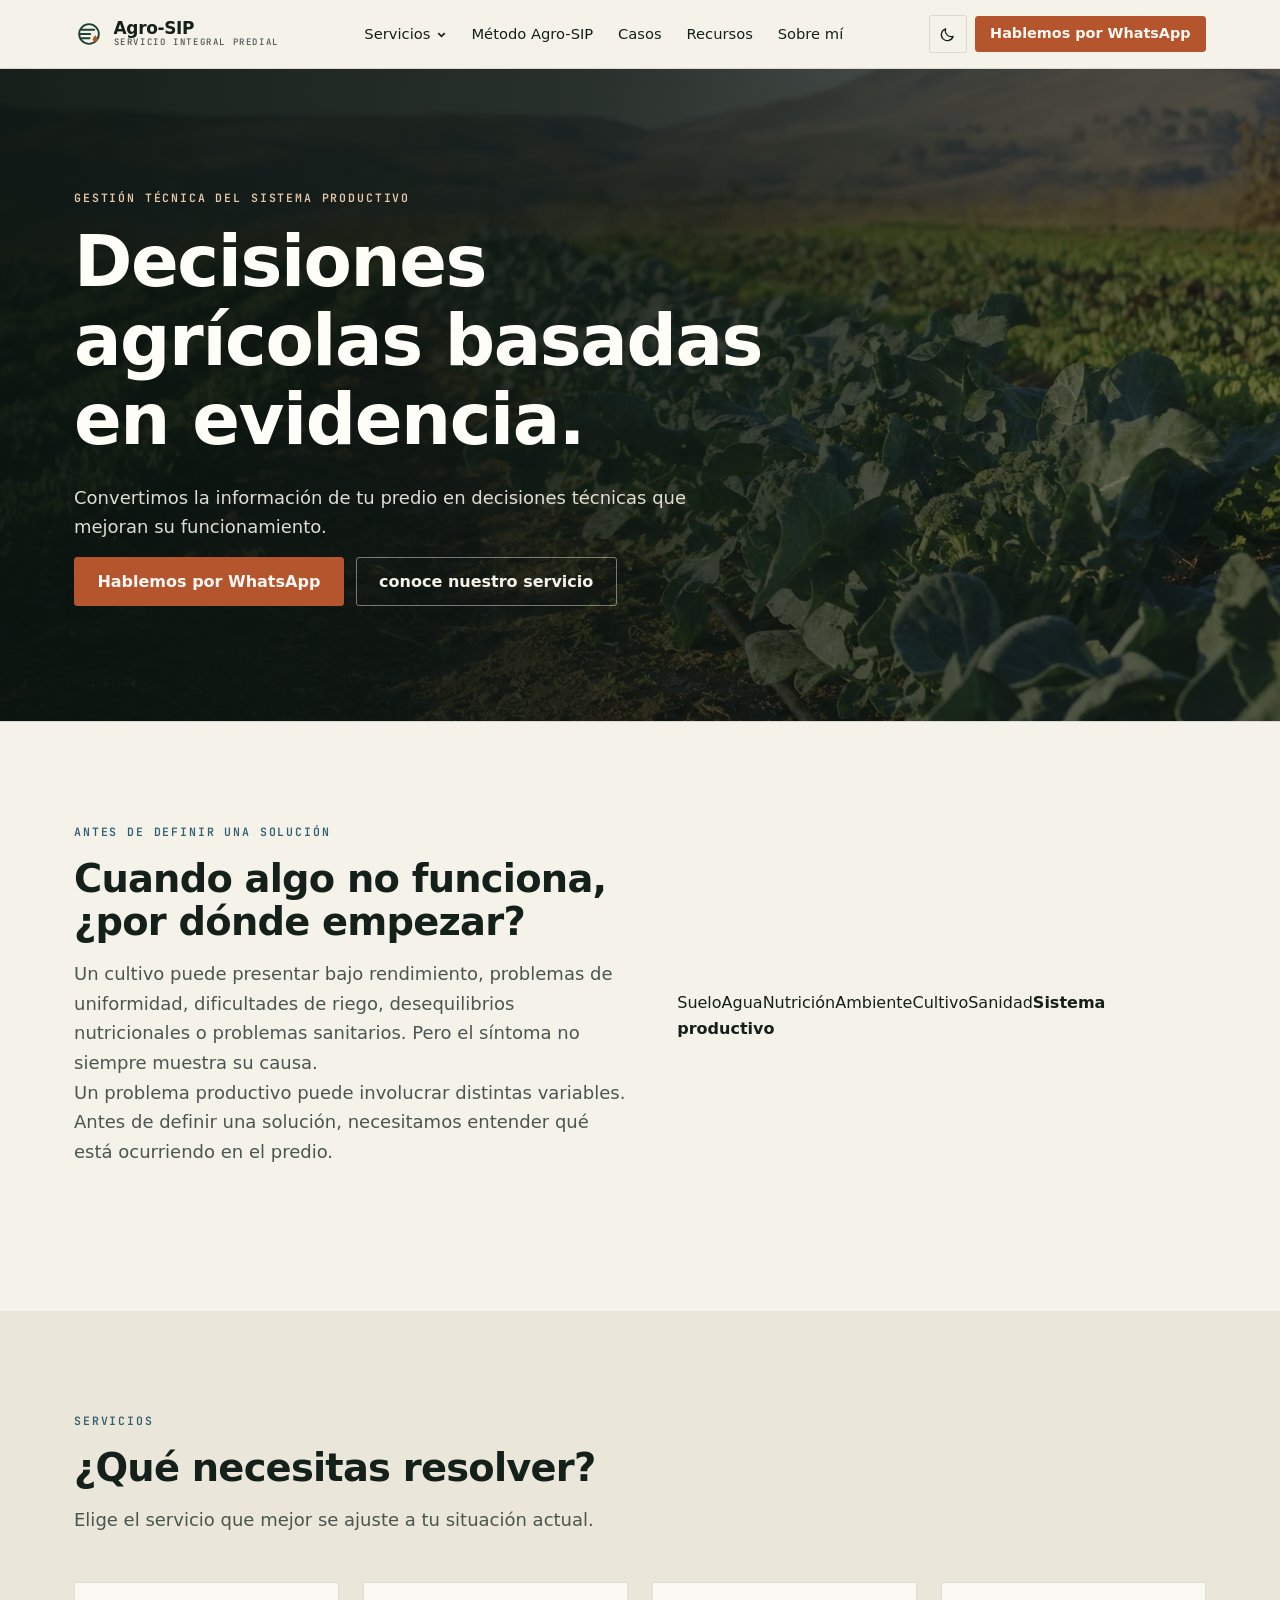
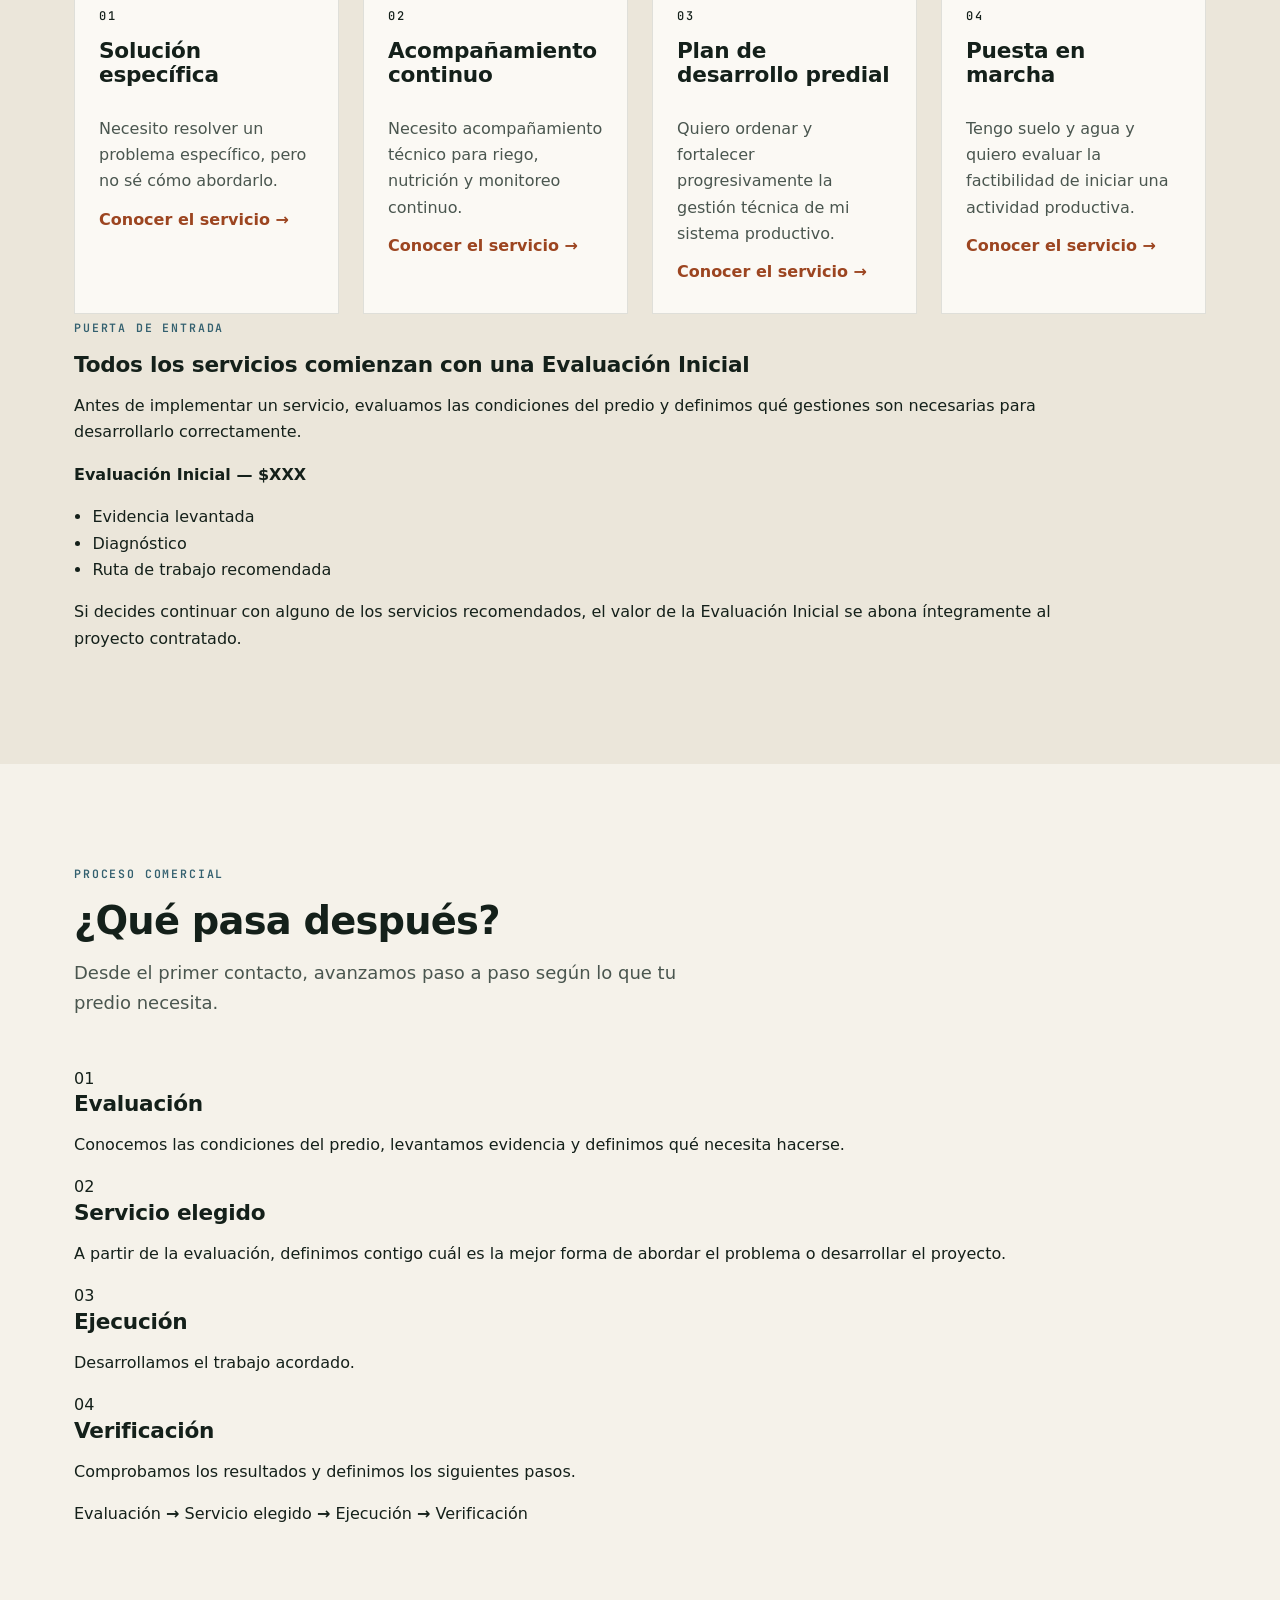
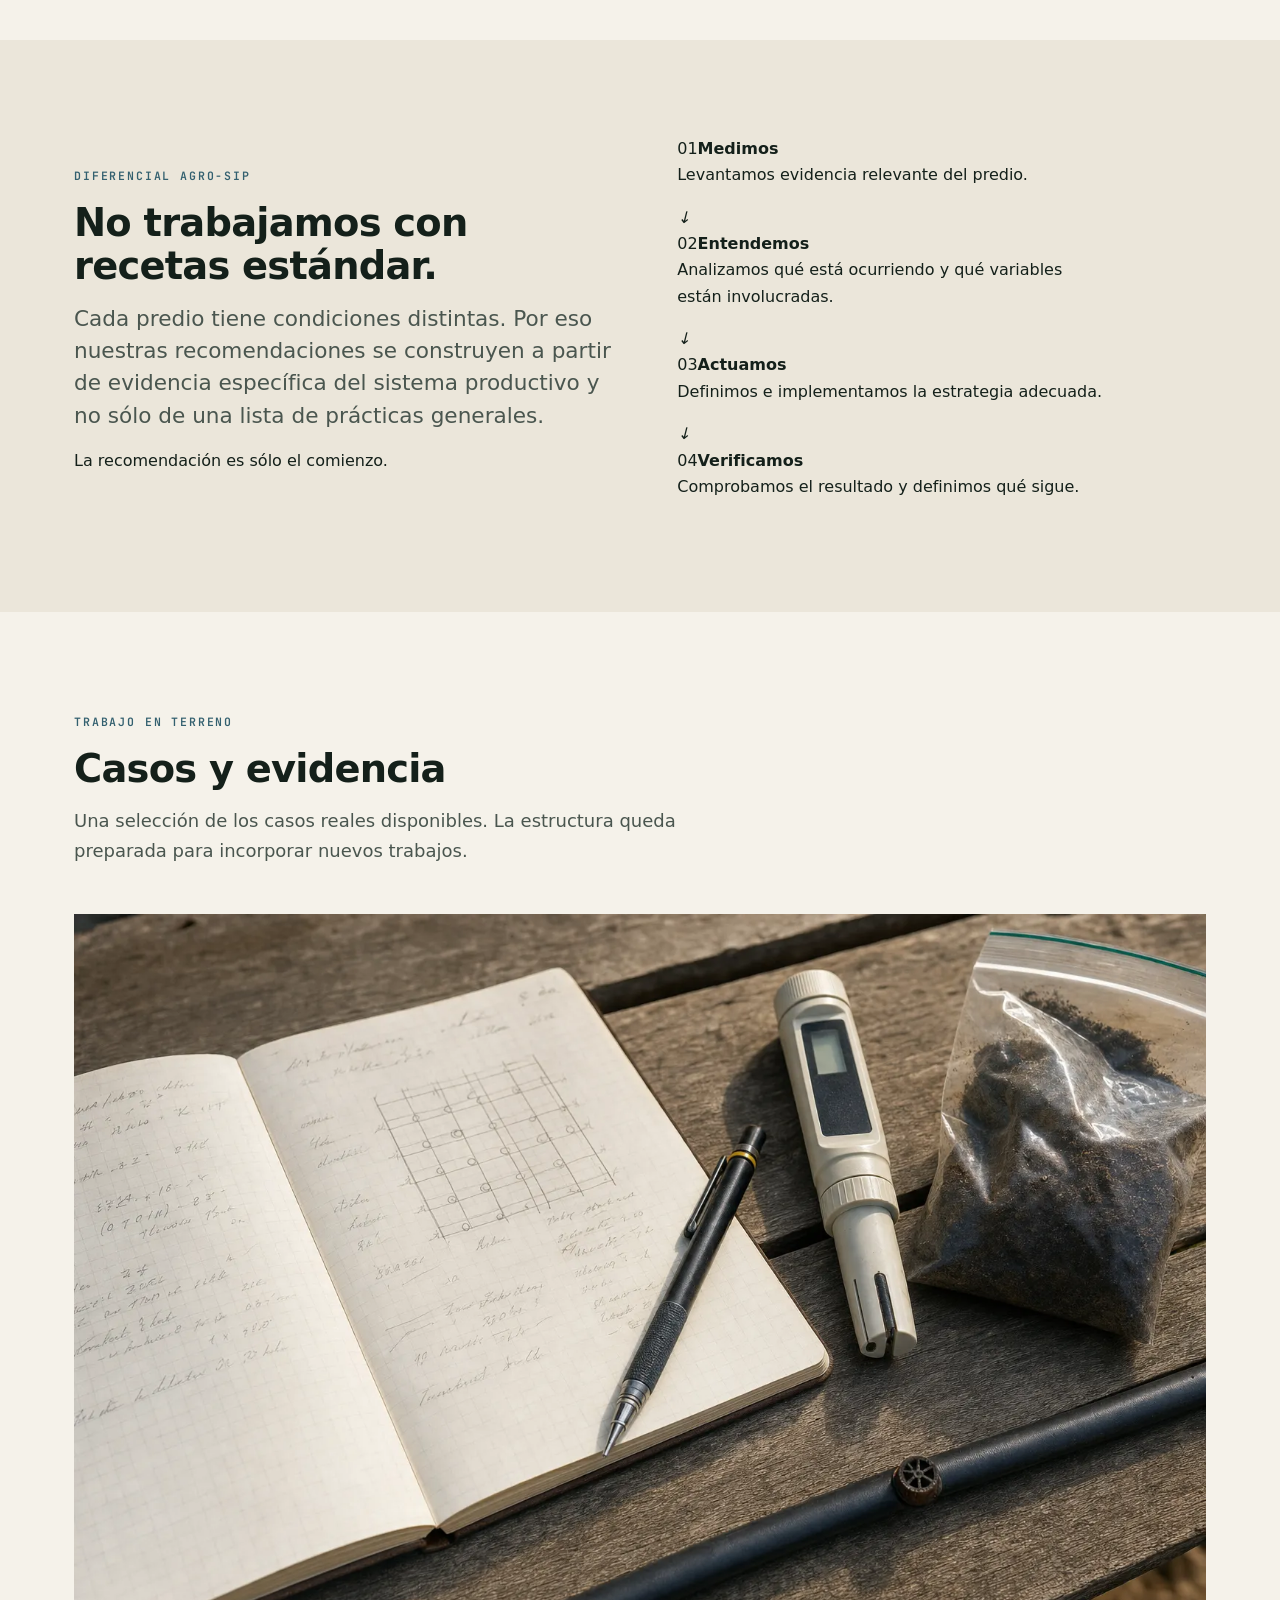
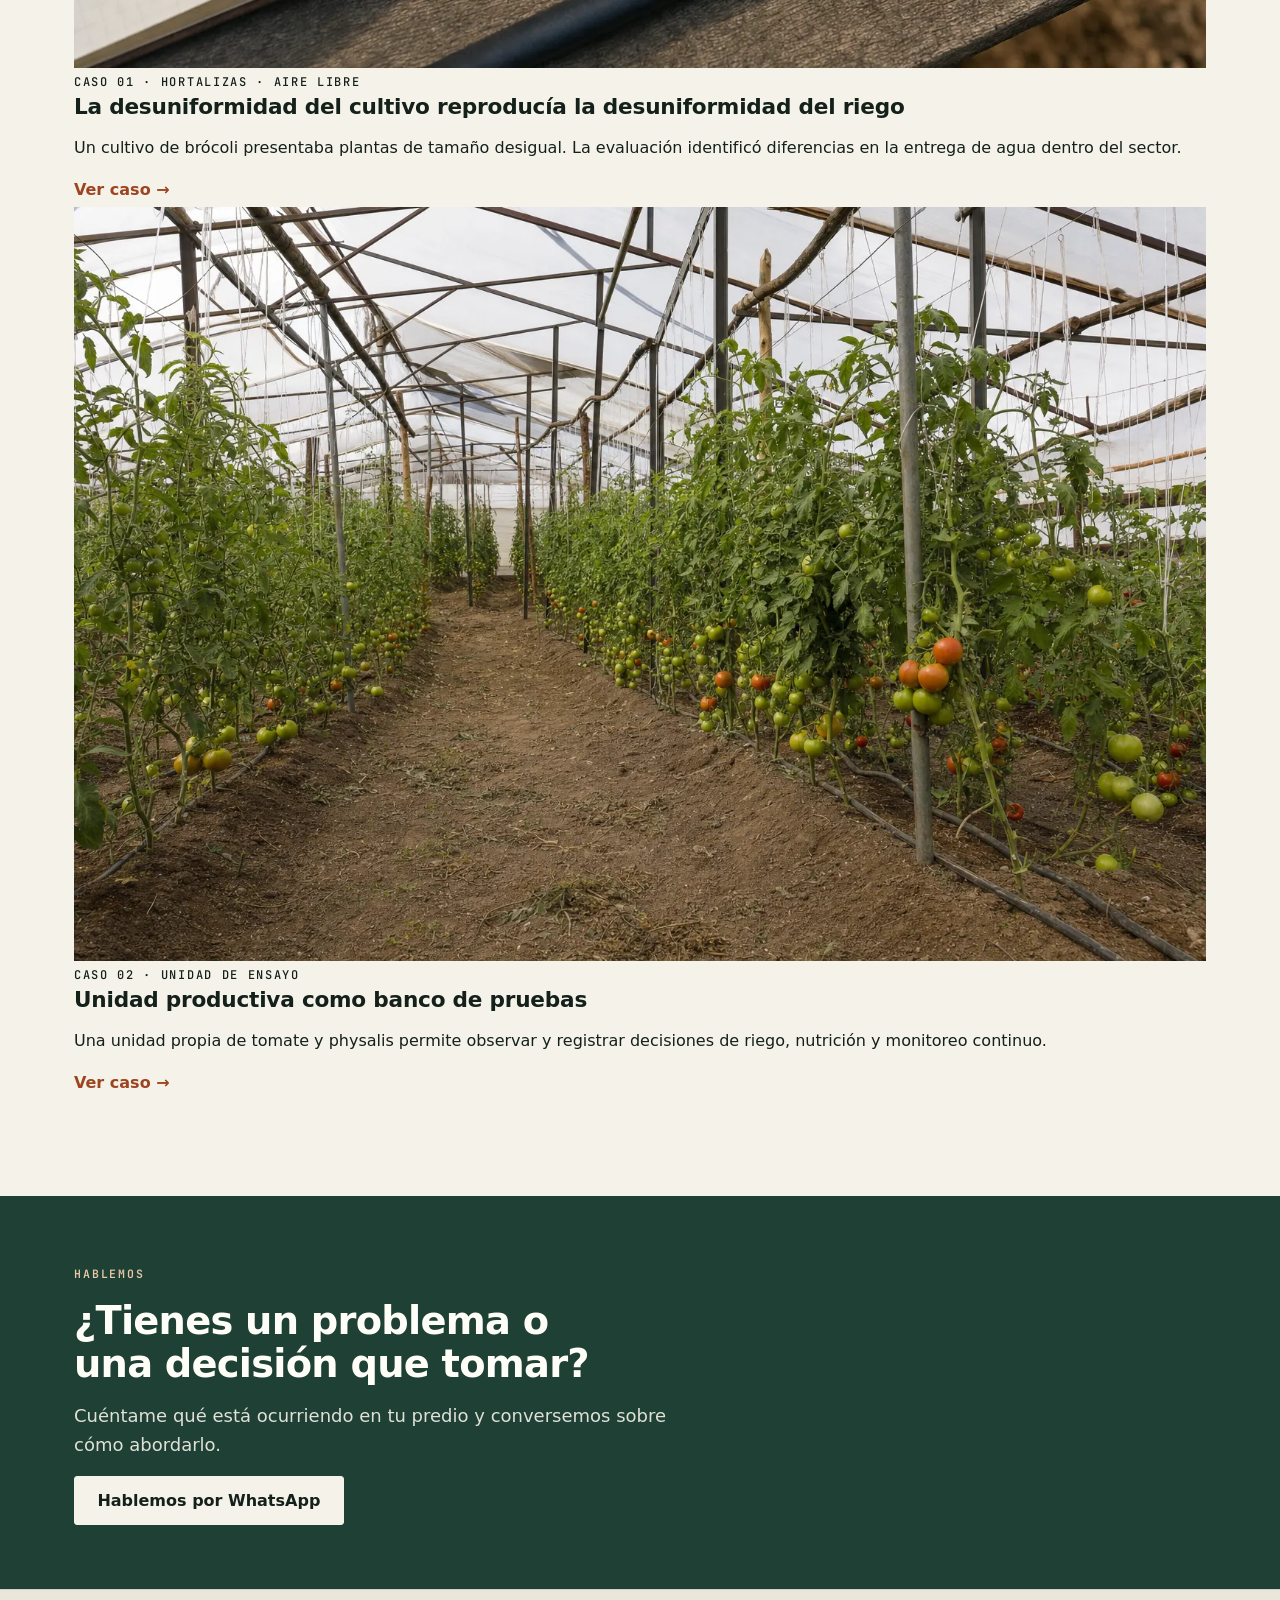
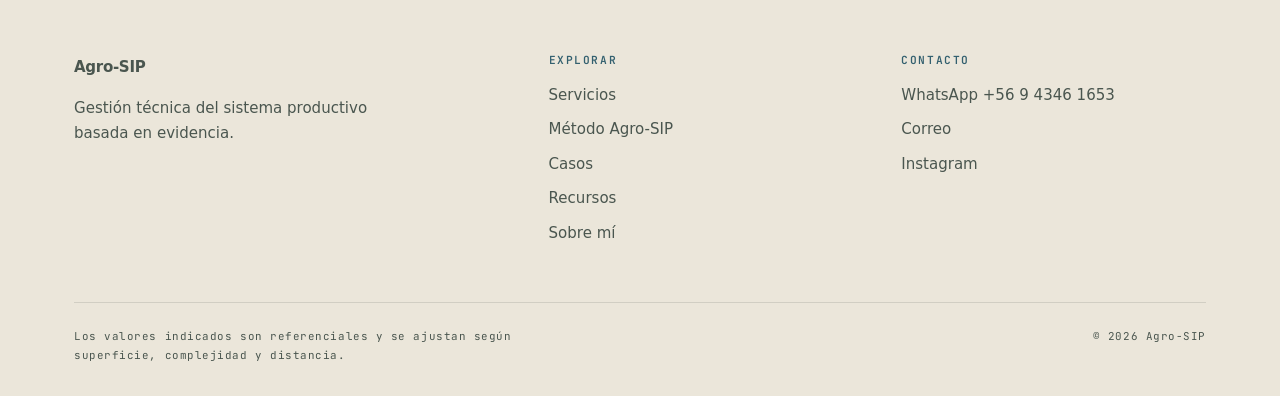
<file: index.html>
﻿<!doctype html>
<html lang="es-CL">
<head>
  <meta charset="utf-8">
  <meta name="viewport" content="width=device-width, initial-scale=1">
  <title>Agro-SIP — Decisiones agrícolas basadas en evidencia</title>
  <meta name="description" content="Convertimos la información de tu predio en decisiones técnicas que mejoran su funcionamiento.">
  <link rel="icon" href="favicon.svg" type="image/svg+xml">
  <link rel="preconnect" href="https://api.fontshare.com"><link rel="preconnect" href="https://fonts.googleapis.com"><link rel="preconnect" href="https://fonts.gstatic.com" crossorigin>
  <link rel="stylesheet" href="https://api.fontshare.com/v2/css?f[]=satoshi@400,500,700&display=swap"><link rel="stylesheet" href="https://fonts.googleapis.com/css2?family=JetBrains+Mono:wght@400;500;700&display=swap"><link rel="stylesheet" href="assets/css/estilos.css">
  <script>(function(){var m=document.cookie.match(/(?:^|; )agrosip_tema=(claro|oscuro)/);if(m)document.documentElement.setAttribute('data-tema',m[1]);})();</script>
</head>
<body>
<a class="saltar" href="#contenido">Saltar al contenido</a>
<header class="cabecera cabecera--fija" data-menu="cerrado"><div class="contenedor cabecera__inner"><a class="marca-logo" href="index.html" aria-label="Agro-SIP — inicio"><svg width="30" height="30" viewBox="0 0 32 32" fill="none" aria-hidden="true"><g stroke="currentColor" stroke-width="2" stroke-linecap="round"><circle cx="16" cy="16" r="10.5"/><path d="M8.2 11.5h13.4M6.2 16h11.2M8.2 20.5h8.4"/></g><path d="M22.6 17.2c1.7 2.1 2.6 3.4 2.6 4.5a2.6 2.6 0 0 1-5.2 0c0-1.1.9-2.4 2.6-4.5z" fill="#B4552D"/></svg><span class="marca-logo__txt">Agro-SIP<span class="marca-logo__bajada">Servicio Integral Predial</span></span></a><nav class="nav" aria-label="Navegación principal"><div class="desplegable" data-abierto="false"><button class="desplegable__btn" type="button" aria-expanded="false" aria-controls="menu-servicios">Servicios <svg width="11" height="11" viewBox="0 0 12 12" fill="none" stroke="currentColor" stroke-width="1.8" aria-hidden="true"><path d="M2.5 4.5 6 8l3.5-3.5"/></svg></button><div class="desplegable__menu" id="menu-servicios"><a href="diagnostico.html">Solución Específica</a><a href="acompanamiento.html">Acompañamiento Continuo</a><a href="#evaluacion-inicial">Plan de Desarrollo Predial</a><a href="puesta-en-marcha.html">Puesta en Marcha</a></div></div><a href="metodo.html">Método Agro-SIP</a><a href="casos.html">Casos</a><a href="recursos.html">Recursos</a><a href="sobre-mi.html">Sobre mí</a><a class="boton boton--wa" href="https://wa.me/56943461653?text=Hola%20Camilo%2C%20quiero%20hablar%20sobre%20mi%20predio" target="_blank" rel="noopener">Hablemos por WhatsApp</a></nav><div class="acciones-cabecera"><button class="boton-tema" type="button" aria-label="Cambiar tema"></button><a class="boton boton--wa" href="https://wa.me/56943461653?text=Hola%20Camilo%2C%20quiero%20hablar%20sobre%20mi%20predio" target="_blank" rel="noopener">Hablemos por WhatsApp</a><button class="hamburguesa" type="button" aria-label="Abrir menú" aria-expanded="false"><svg width="20" height="20" viewBox="0 0 24 24" fill="none" stroke="currentColor" stroke-width="1.9" stroke-linecap="round" aria-hidden="true"><path d="M3 6h18M3 12h18M3 18h18"/></svg></button></div></div></header>
<main id="contenido">
<section class="hero"><div class="hero__media"><img src="assets/img/hero-campo.webp" width="1539" height="1022" alt="Cultivo en campo abierto con riego por goteo en la Región de Valparaíso" fetchpriority="high"><div class="hero__velo"></div></div><div class="contenedor hero__inner"><div class="hero__contenido"><span class="etiqueta">Gestión técnica del sistema productivo</span><h1>Decisiones agrícolas basadas en evidencia.</h1><p class="hero__sub">Convertimos la información de tu predio en decisiones técnicas que mejoran su funcionamiento.</p><div class="grupo-botones hero__acciones"><a class="boton boton--wa" href="https://wa.me/56943461653?text=Hola%20Camilo%2C%20quiero%20hablar%20sobre%20mi%20predio" target="_blank" rel="noopener">Hablemos por WhatsApp</a><a class="boton boton--fantasma" href="#servicios">conoce nuestro servicio</a></div></div></div></section>
<section class="seccion"><div class="contenedor"><div class="duo problema"><div class="encabezado-seccion aparece"><span class="etiqueta">Antes de definir una solución</span><h2>Cuando algo no funciona, ¿por dónde empezar?</h2><p>Un cultivo puede presentar bajo rendimiento, problemas de uniformidad, dificultades de riego, desequilibrios nutricionales o problemas sanitarios. Pero el síntoma no siempre muestra su causa.</p><p>Un problema productivo puede involucrar distintas variables. Antes de definir una solución, necesitamos entender qué está ocurriendo en el predio.</p></div><div class="mapa-sistema aparece" aria-label="Variables que pueden intervenir en un sistema productivo"><span>Suelo</span><span>Agua</span><span>Nutrición</span><span>Ambiente</span><span>Cultivo</span><span>Sanidad</span><strong>Sistema<br>productivo</strong></div></div></div></section>
<section class="seccion seccion--alt" id="servicios"><div class="contenedor"><div class="encabezado-seccion aparece"><span class="etiqueta">Servicios</span><h2>¿Qué necesitas resolver?</h2><p>Elige el servicio que mejor se ajuste a tu situación actual.</p></div><div class="rejilla rejilla--4 servicios-home"><a class="tarjeta-servicio aparece" href="diagnostico.html"><span class="mono">01</span><h3>Solución específica</h3><p>Necesito resolver un problema específico, pero no sé cómo abordarlo.</p><span class="enlace-flecha">Conocer el servicio →</span></a><a class="tarjeta-servicio aparece" data-retraso=".06" href="acompanamiento.html"><span class="mono">02</span><h3>Acompañamiento continuo</h3><p>Necesito acompañamiento técnico para riego, nutrición y monitoreo continuo.</p><span class="enlace-flecha">Conocer el servicio →</span></a><a class="tarjeta-servicio aparece" data-retraso=".12" href="#evaluacion-inicial"><span class="mono">03</span><h3>Plan de desarrollo predial</h3><p>Quiero ordenar y fortalecer progresivamente la gestión técnica de mi sistema productivo.</p><span class="enlace-flecha">Conocer el servicio →</span></a><a class="tarjeta-servicio aparece" data-retraso=".18" href="puesta-en-marcha.html"><span class="mono">04</span><h3>Puesta en marcha</h3><p>Tengo suelo y agua y quiero evaluar la factibilidad de iniciar una actividad productiva.</p><span class="enlace-flecha">Conocer el servicio →</span></a></div><aside class="evaluacion-inicial aparece" id="evaluacion-inicial"><div><span class="etiqueta">Puerta de entrada</span><h3>Todos los servicios comienzan con una Evaluación Inicial</h3><p>Antes de implementar un servicio, evaluamos las condiciones del predio y definimos qué gestiones son necesarias para desarrollarlo correctamente.</p></div><div class="evaluacion-inicial__detalle"><strong>Evaluación Inicial — $XXX</strong><ul><li>Evidencia levantada</li><li>Diagnóstico</li><li>Ruta de trabajo recomendada</li></ul><p>Si decides continuar con alguno de los servicios recomendados, el valor de la Evaluación Inicial se abona íntegramente al proyecto contratado.</p></div></aside></div></section>
<section class="seccion"><div class="contenedor"><div class="encabezado-seccion aparece"><span class="etiqueta">Proceso comercial</span><h2>¿Qué pasa después?</h2><p>Desde el primer contacto, avanzamos paso a paso según lo que tu predio necesita.</p></div><div class="proceso-comercial aparece"><div><span>01</span><h3>Evaluación</h3><p>Conocemos las condiciones del predio, levantamos evidencia y definimos qué necesita hacerse.</p></div><div><span>02</span><h3>Servicio elegido</h3><p>A partir de la evaluación, definimos contigo cuál es la mejor forma de abordar el problema o desarrollar el proyecto.</p></div><div><span>03</span><h3>Ejecución</h3><p>Desarrollamos el trabajo acordado.</p></div><div><span>04</span><h3>Verificación</h3><p>Comprobamos los resultados y definimos los siguientes pasos.</p></div></div><p class="flujo flujo--comercial aparece">Evaluación <b>→</b> Servicio elegido <b>→</b> Ejecución <b>→</b> Verificación</p></div></section>
<section class="seccion seccion--alt"><div class="contenedor"><div class="duo diferencial-home"><div><span class="etiqueta">Diferencial Agro-SIP</span><h2>No trabajamos con recetas estándar.</h2><p class="bajada">Cada predio tiene condiciones distintas. Por eso nuestras recomendaciones se construyen a partir de evidencia específica del sistema productivo y no sólo de una lista de prácticas generales.</p><p class="frase-cierre aparece">La recomendación es sólo el comienzo.</p></div><div class="flujo-tecnico aparece" aria-label="Proceso técnico Agro-SIP"><div><span>01</span><strong>Medimos</strong><p>Levantamos evidencia relevante del predio.</p></div><i>↓</i><div><span>02</span><strong>Entendemos</strong><p>Analizamos qué está ocurriendo y qué variables están involucradas.</p></div><i>↓</i><div><span>03</span><strong>Actuamos</strong><p>Definimos e implementamos la estrategia adecuada.</p></div><i>↓</i><div><span>04</span><strong>Verificamos</strong><p>Comprobamos el resultado y definimos qué sigue.</p></div></div></div></div></section>
<section class="seccion" id="casos"><div class="contenedor"><div class="encabezado-seccion aparece"><span class="etiqueta">Trabajo en terreno</span><h2>Casos y evidencia</h2><p>Una selección de los casos reales disponibles. La estructura queda preparada para incorporar nuevos trabajos.</p></div><div class="carrusel-casos aparece" aria-label="Casos de Agro-SIP"><article class="caso-carrusel"><img src="assets/img/cuaderno-instrumentos.webp" width="1536" height="1024" loading="lazy" alt="Instrumentos y registro de evaluación de riego"><div><span class="mono">Caso 01 · Hortalizas · Aire libre</span><h3>La desuniformidad del cultivo reproducía la desuniformidad del riego</h3><p>Un cultivo de brócoli presentaba plantas de tamaño desigual. La evaluación identificó diferencias en la entrega de agua dentro del sector.</p><a class="enlace-flecha" href="casos.html">Ver caso →</a></div></article><article class="caso-carrusel"><img src="assets/img/invernadero-tomate.webp" width="1536" height="1024" loading="lazy" alt="Cultivo de tomate bajo cubierta"><div><span class="mono">Caso 02 · Unidad de ensayo</span><h3>Unidad productiva como banco de pruebas</h3><p>Una unidad propia de tomate y physalis permite observar y registrar decisiones de riego, nutrición y monitoreo continuo.</p><a class="enlace-flecha" href="casos.html">Ver caso →</a></div></article></div></div></section>
<section class="banda-cta"><div class="contenedor"><span class="etiqueta">Hablemos</span><h2>¿Tienes un problema o una decisión que tomar?</h2><p>Cuéntame qué está ocurriendo en tu predio y conversemos sobre cómo abordarlo.</p><a class="boton boton--claro" href="https://wa.me/56943461653?text=Hola%20Camilo%2C%20quiero%20hablar%20sobre%20mi%20predio" target="_blank" rel="noopener">Hablemos por WhatsApp</a></div></section>
</main>
<footer class="pie"><div class="contenedor"><div class="pie__inner"><div><a class="marca-logo" href="index.html">Agro-SIP</a><p class="pie__resumen">Gestión técnica del sistema productivo basada en evidencia.</p></div><div><h4>Explorar</h4><ul><li><a href="#servicios">Servicios</a></li><li><a href="metodo.html">Método Agro-SIP</a></li><li><a href="casos.html">Casos</a></li><li><a href="recursos.html">Recursos</a></li><li><a href="sobre-mi.html">Sobre mí</a></li></ul></div><div><h4>Contacto</h4><ul><li><a href="https://wa.me/56943461653" target="_blank" rel="noopener">WhatsApp +56 9 4346 1653</a></li><li><a href="mailto:contacto@agro-sip.cl">Correo</a></li><li><a href="https://instagram.com/camilojorqueraovalle" target="_blank" rel="noopener">Instagram</a></li></ul></div></div><div class="pie__legal"><p>Los valores indicados son referenciales y se ajustan según superficie, complejidad y distancia.</p><p>© 2026 Agro-SIP</p></div></div></footer>
<script src="assets/js/sitio.js" defer></script>
</body></html>
</file>
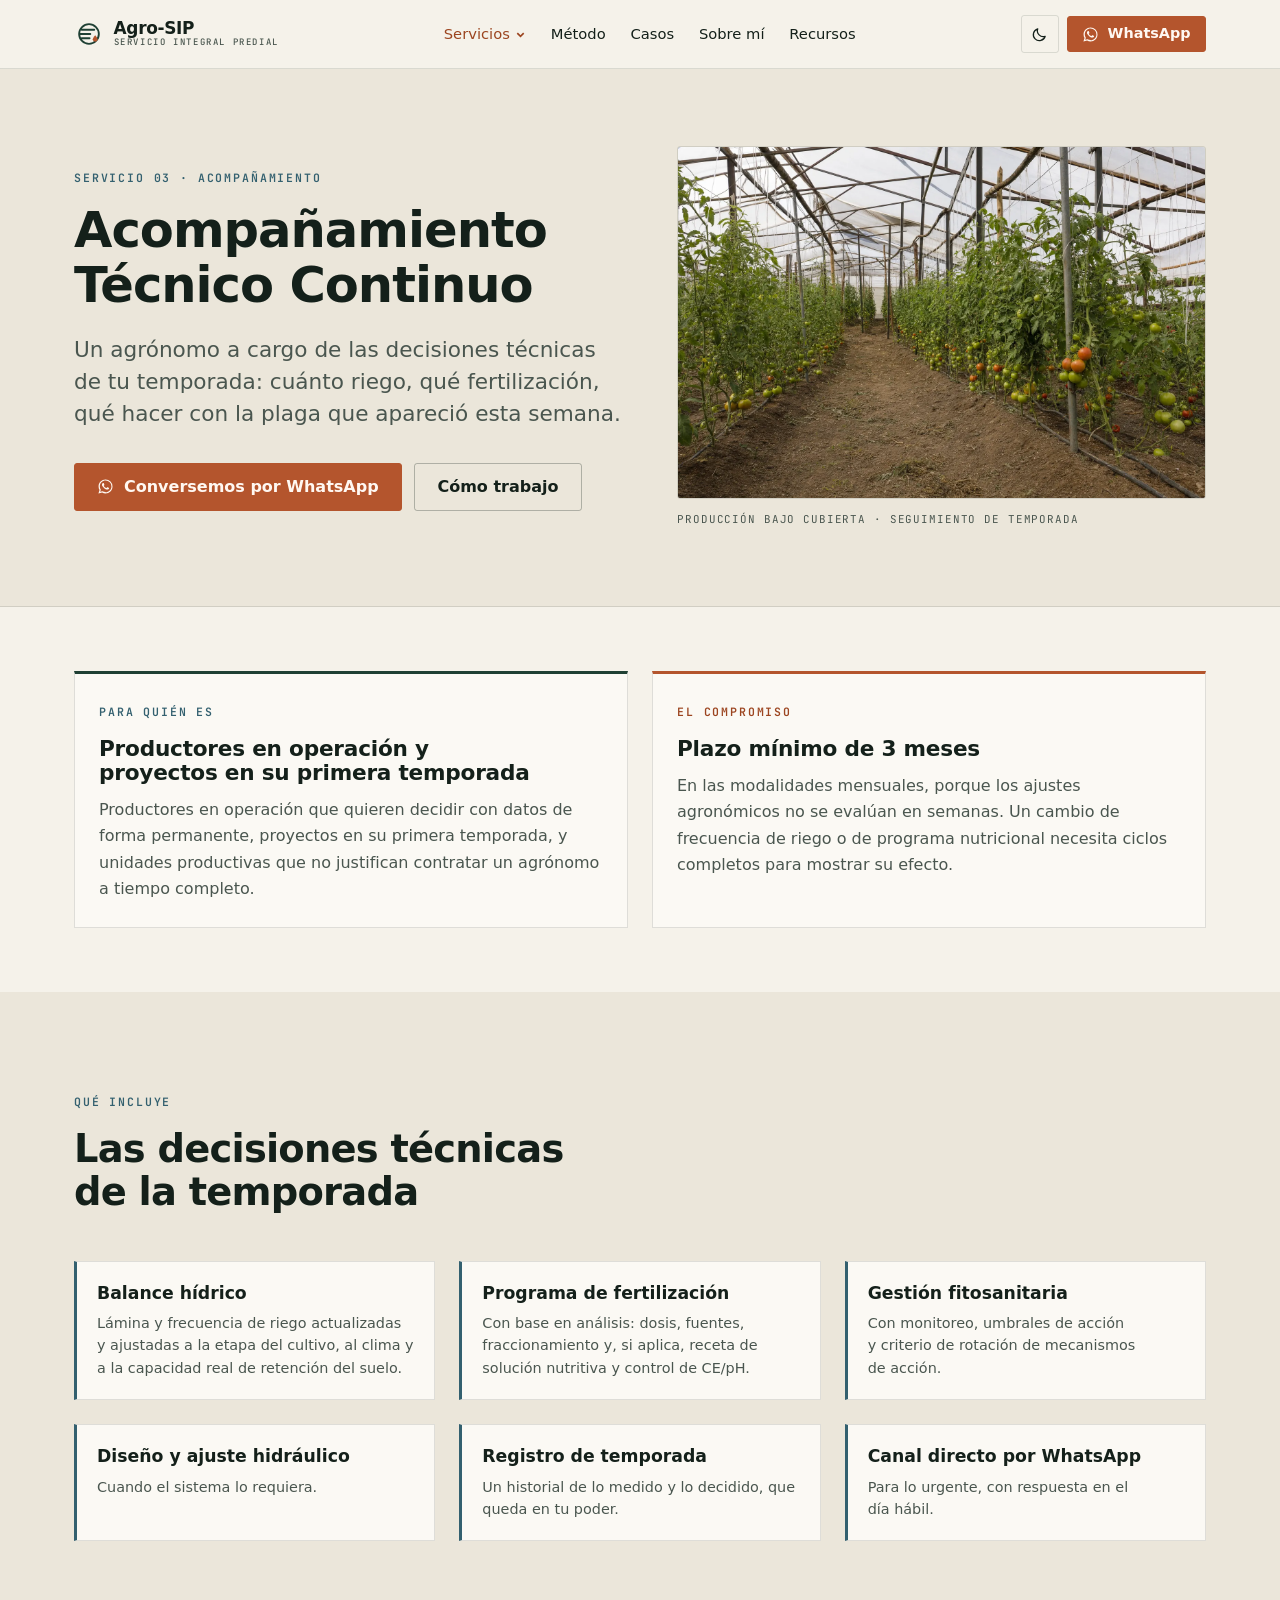
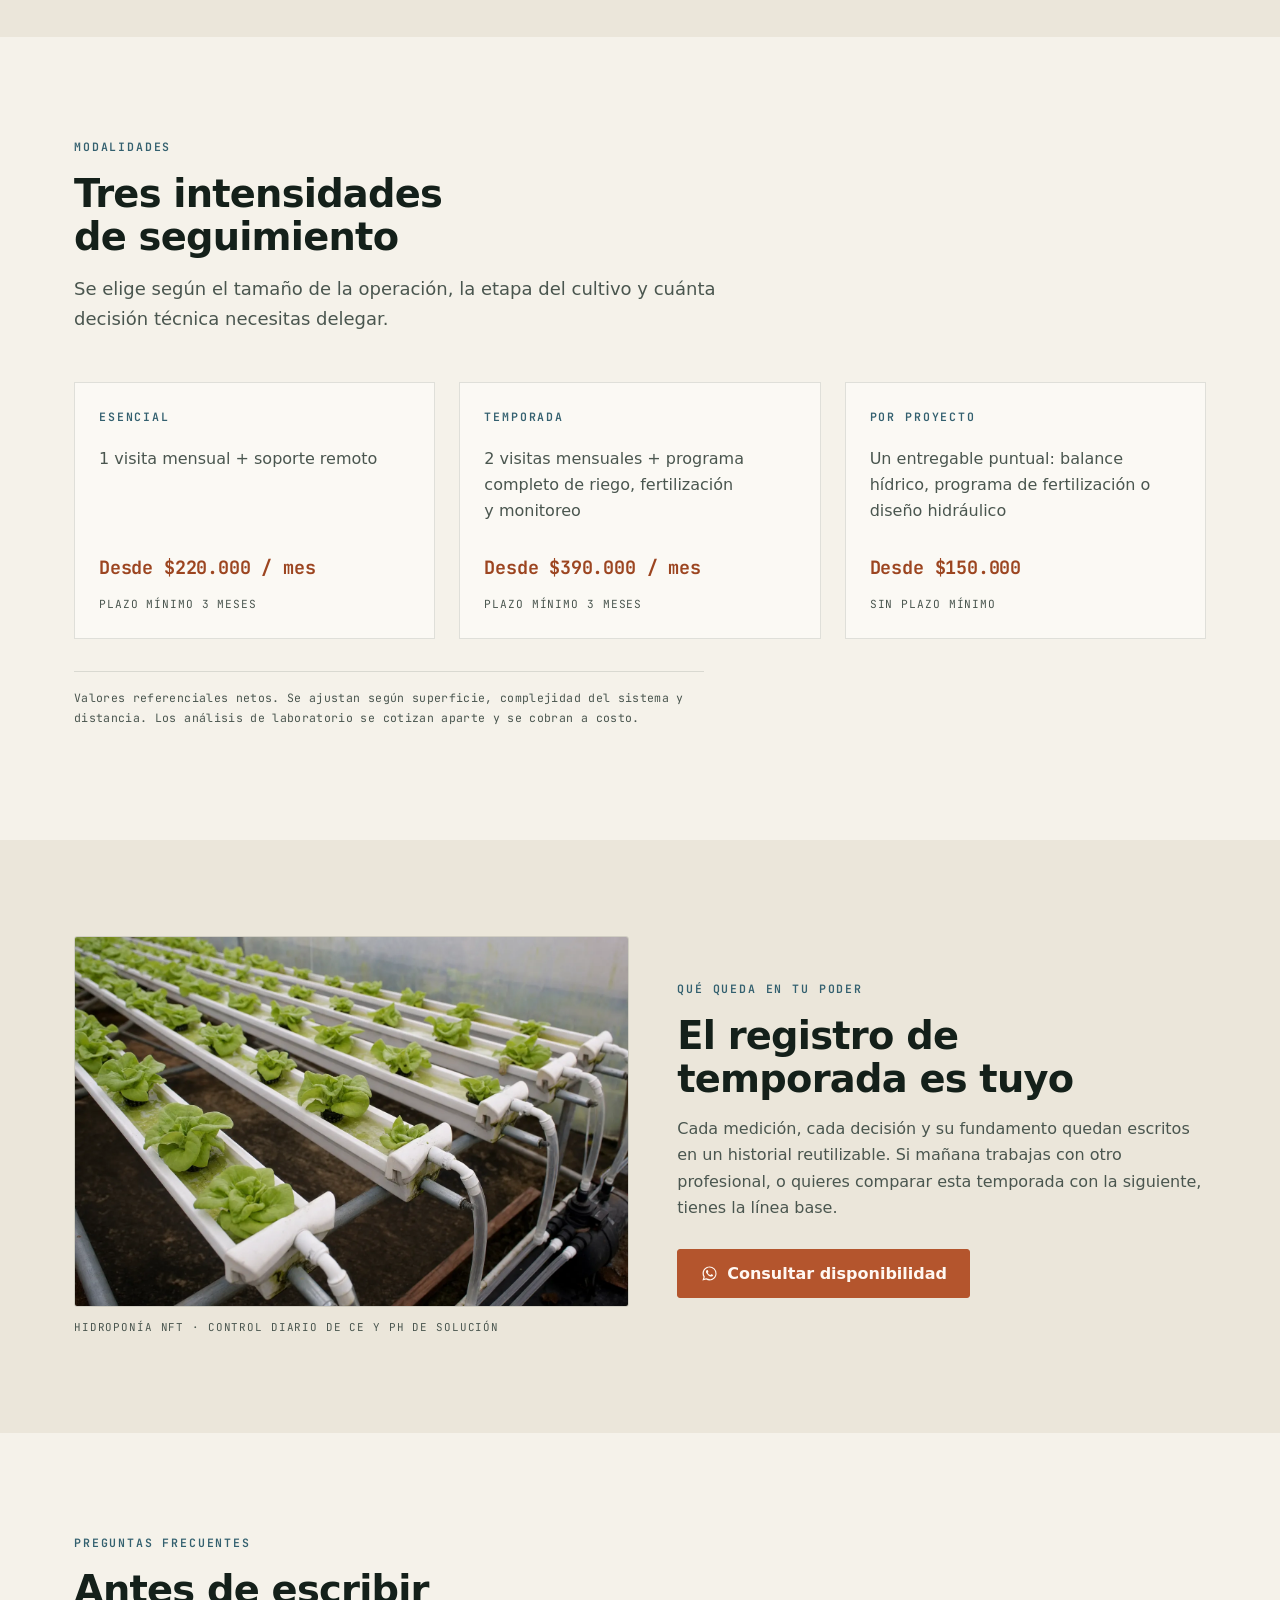
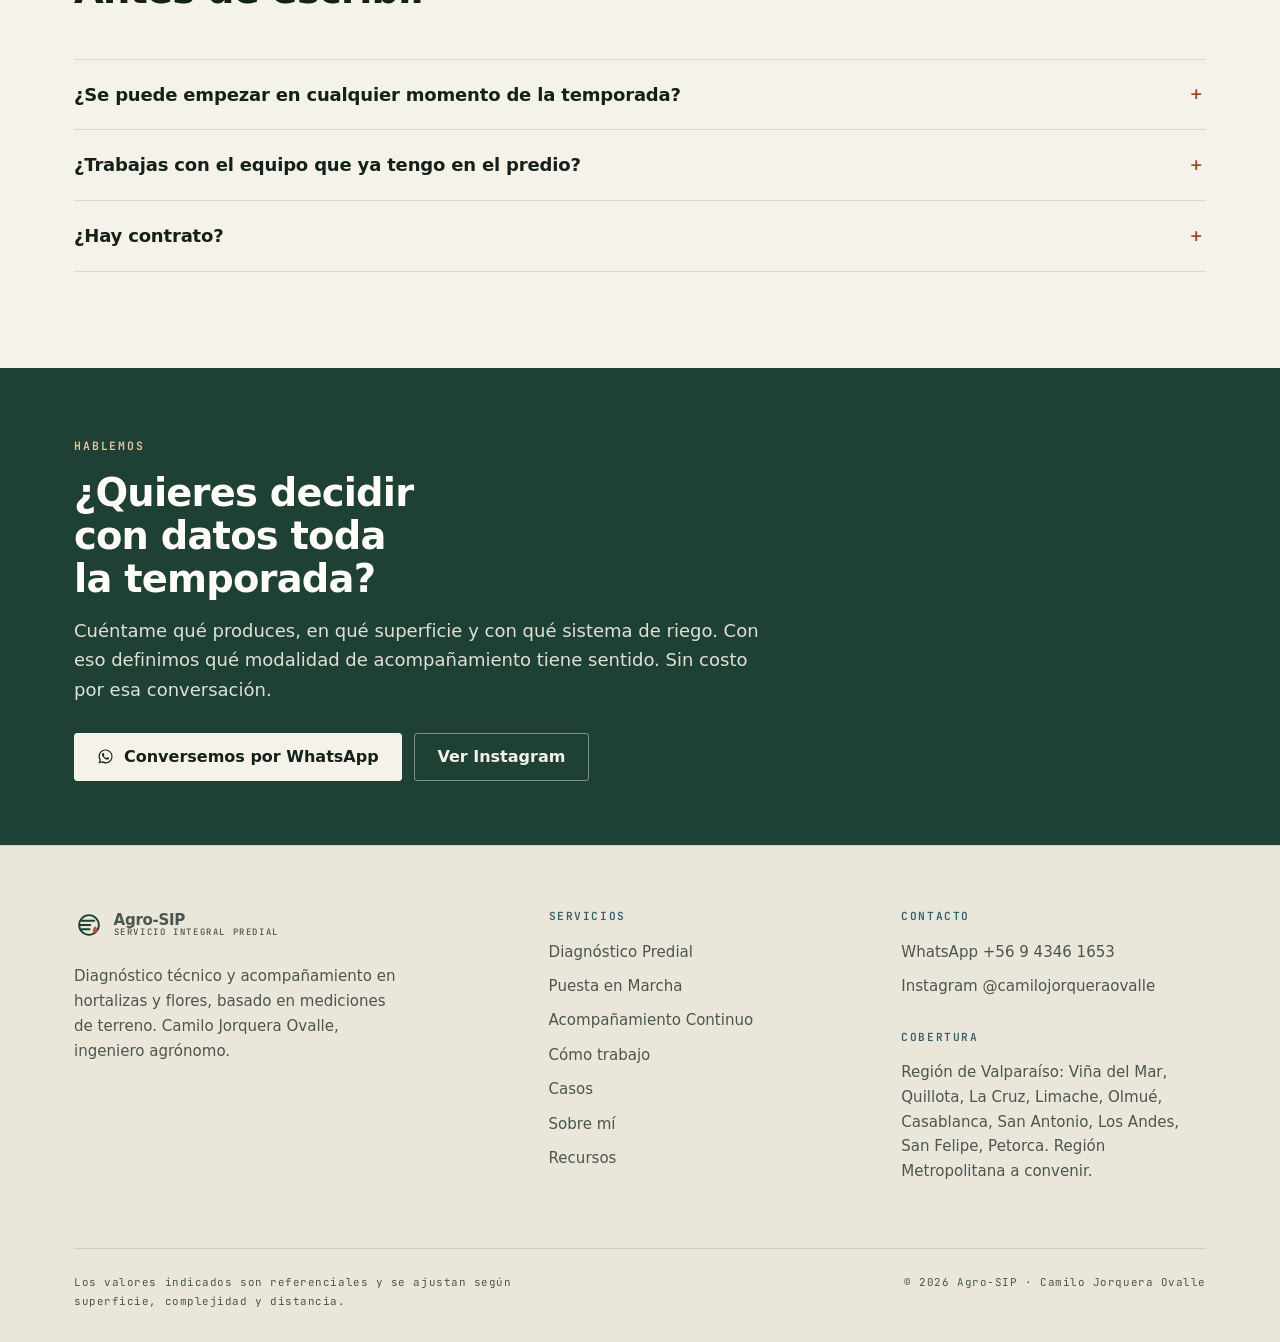
<file: acompanamiento.html>
<!DOCTYPE html>
<html lang="es-CL">
<head>
<meta charset="utf-8">
<meta name="viewport" content="width=device-width, initial-scale=1">
<title>Acompañamiento agronómico mensual en hortalizas y flores — Agro-SIP</title>
<meta name="description" content="Balance hídrico, programa de fertilización, gestión fitosanitaria y seguimiento mensual en terreno para productores de hortalizas y flores en la Región de Valparaíso.">
<meta name="author" content="Camilo Jorquera Ovalle">
<meta property="og:title" content="Acompañamiento agronómico mensual en hortalizas y flores — Agro-SIP">
<meta property="og:description" content="Balance hídrico, programa de fertilización, gestión fitosanitaria y seguimiento mensual en terreno para productores de hortalizas y flores en la Región de Valparaíso.">
<meta property="og:type" content="website">
<meta property="og:locale" content="es_CL">
<link rel="icon" href="favicon.svg" type="image/svg+xml">
<link rel="preconnect" href="https://api.fontshare.com">
<link rel="preconnect" href="https://fonts.googleapis.com">
<link rel="preconnect" href="https://fonts.gstatic.com" crossorigin>
<link rel="stylesheet" href="https://api.fontshare.com/v2/css?f[]=satoshi@400,500,700&display=swap">
<link rel="stylesheet" href="https://fonts.googleapis.com/css2?family=JetBrains+Mono:wght@400;500;700&display=swap">
<link rel="stylesheet" href="assets/css/estilos.css">
<script>(function(){var m=document.cookie.match(/(?:^|; )agrosip_tema=(claro|oscuro)/);if(m)document.documentElement.setAttribute('data-tema',m[1]);})();</script>

</head>
<body>
<a class="saltar" href="#contenido">Saltar al contenido</a>
<header class="cabecera cabecera--fija" data-menu="cerrado">
  <div class="contenedor cabecera__inner">
    <a class="marca-logo" href="index.html" aria-label="Agro-SIP — inicio">
      <svg width="30" height="30" viewBox="0 0 32 32" fill="none" role="img" aria-label="Agro-SIP"><g stroke="currentColor" stroke-width="2" stroke-linecap="round"><circle cx="16" cy="16" r="10.5"/><path d="M8.2 11.5h13.4"/><path d="M6.2 16h11.2"/><path d="M8.2 20.5h8.4"/></g><path d="M22.6 17.2c1.7 2.1 2.6 3.4 2.6 4.5a2.6 2.6 0 0 1-5.2 0c0-1.1.9-2.4 2.6-4.5z" fill="#B4552D"/></svg>
      <span class="marca-logo__txt">Agro-SIP<span class="marca-logo__bajada">Servicio Integral Predial</span></span>
    </a>
    <nav class="nav" aria-label="Navegación principal">
      <div class="desplegable" data-abierto="false">
        <button class="desplegable__btn" type="button" aria-expanded="false" style="color:var(--acento-txt)">Servicios
          <svg width="11" height="11" viewBox="0 0 12 12" fill="none" stroke="currentColor" stroke-width="1.8" aria-hidden="true"><path d="M2.5 4.5 6 8l3.5-3.5"/></svg>
        </button>
        <div class="desplegable__menu"><a href="diagnostico.html">Diagnóstico Predial</a><a href="puesta-en-marcha.html">Puesta en Marcha</a><a href="acompanamiento.html" aria-current="page">Acompañamiento Continuo</a></div>
      </div>
      <a href="metodo.html">Método</a><a href="casos.html">Casos</a><a href="sobre-mi.html">Sobre mí</a><a href="recursos.html">Recursos</a>
      <a class="boton boton--wa" href="https://wa.me/56943461653?text=Hola%20Camilo%2C%20quiero%20una%20evaluaci%C3%B3n%20t%C3%A9cnica%20de%20mi%20predio" target="_blank" rel="noopener"><svg width="17" height="17" viewBox="0 0 24 24" fill="currentColor" aria-hidden="true"><path d="M12.04 2C6.6 2 2.2 6.4 2.2 11.84c0 1.86.5 3.62 1.4 5.15L2 22l5.16-1.55a9.8 9.8 0 0 0 4.88 1.29h.01c5.43 0 9.84-4.4 9.84-9.84A9.78 9.78 0 0 0 12.04 2zm0 17.9h-.01a8.2 8.2 0 0 1-4.16-1.14l-.3-.18-3.06.92.92-2.99-.2-.31a8.14 8.14 0 0 1-1.25-4.36c0-4.51 3.68-8.18 8.2-8.18a8.14 8.14 0 0 1 5.79 2.4 8.1 8.1 0 0 1 2.4 5.79c0 4.51-3.68 8.18-8.19 8.18zm4.5-6.13c-.25-.12-1.46-.72-1.68-.8-.23-.09-.39-.13-.56.12-.16.25-.63.8-.78.96-.14.17-.28.19-.53.06-.25-.12-1.04-.38-1.98-1.22-.73-.65-1.23-1.46-1.37-1.71-.14-.25-.02-.38.11-.5.11-.11.25-.29.37-.44.13-.14.17-.25.25-.41.09-.17.04-.31-.02-.44-.06-.12-.56-1.34-.76-1.84-.2-.48-.4-.42-.56-.43h-.48c-.16 0-.43.06-.65.31-.23.25-.86.84-.86 2.05s.88 2.38 1 2.54c.13.17 1.74 2.65 4.2 3.72.59.25 1.05.4 1.4.52.59.18 1.13.16 1.55.1.48-.07 1.46-.6 1.66-1.17.21-.58.21-1.07.15-1.18-.06-.1-.23-.16-.48-.29z"/></svg><span>WhatsApp</span></a>
    </nav>
    <div class="acciones-cabecera">
      <button class="boton-tema" type="button" aria-label="Cambiar tema"></button>
      <a class="boton boton--wa" href="https://wa.me/56943461653?text=Hola%20Camilo%2C%20quiero%20una%20evaluaci%C3%B3n%20t%C3%A9cnica%20de%20mi%20predio" target="_blank" rel="noopener"><svg width="17" height="17" viewBox="0 0 24 24" fill="currentColor" aria-hidden="true"><path d="M12.04 2C6.6 2 2.2 6.4 2.2 11.84c0 1.86.5 3.62 1.4 5.15L2 22l5.16-1.55a9.8 9.8 0 0 0 4.88 1.29h.01c5.43 0 9.84-4.4 9.84-9.84A9.78 9.78 0 0 0 12.04 2zm0 17.9h-.01a8.2 8.2 0 0 1-4.16-1.14l-.3-.18-3.06.92.92-2.99-.2-.31a8.14 8.14 0 0 1-1.25-4.36c0-4.51 3.68-8.18 8.2-8.18a8.14 8.14 0 0 1 5.79 2.4 8.1 8.1 0 0 1 2.4 5.79c0 4.51-3.68 8.18-8.19 8.18zm4.5-6.13c-.25-.12-1.46-.72-1.68-.8-.23-.09-.39-.13-.56.12-.16.25-.63.8-.78.96-.14.17-.28.19-.53.06-.25-.12-1.04-.38-1.98-1.22-.73-.65-1.23-1.46-1.37-1.71-.14-.25-.02-.38.11-.5.11-.11.25-.29.37-.44.13-.14.17-.25.25-.41.09-.17.04-.31-.02-.44-.06-.12-.56-1.34-.76-1.84-.2-.48-.4-.42-.56-.43h-.48c-.16 0-.43.06-.65.31-.23.25-.86.84-.86 2.05s.88 2.38 1 2.54c.13.17 1.74 2.65 4.2 3.72.59.25 1.05.4 1.4.52.59.18 1.13.16 1.55.1.48-.07 1.46-.6 1.66-1.17.21-.58.21-1.07.15-1.18-.06-.1-.23-.16-.48-.29z"/></svg><span>WhatsApp</span></a>
      <button class="hamburguesa" type="button" aria-label="Abrir menú" aria-expanded="false">
        <svg width="20" height="20" viewBox="0 0 24 24" fill="none" stroke="currentColor" stroke-width="1.9" stroke-linecap="round" aria-hidden="true"><path d="M3 6h18M3 12h18M3 18h18"/></svg>
      </button>
    </div>
  </div>
</header>
<main id="contenido">

<section class="hero-corto">
  <div class="contenedor">
    <div class="duo">
      <div>
        <span class="etiqueta">Servicio 03 · Acompañamiento</span>
        <h1>Acompañamiento Técnico Continuo</h1>
        <p class="bajada">Un agrónomo a cargo de las decisiones técnicas de tu temporada: cuánto riego, qué fertilización, qué hacer con la plaga que apareció esta semana.</p>
        <div class="grupo-botones" style="margin-top:2rem">
          <a class="boton boton--wa" href="https://wa.me/56943461653?text=Hola%20Camilo%2C%20quiero%20una%20evaluaci%C3%B3n%20t%C3%A9cnica%20de%20mi%20predio" target="_blank" rel="noopener"><svg width="17" height="17" viewBox="0 0 24 24" fill="currentColor" aria-hidden="true"><path d="M12.04 2C6.6 2 2.2 6.4 2.2 11.84c0 1.86.5 3.62 1.4 5.15L2 22l5.16-1.55a9.8 9.8 0 0 0 4.88 1.29h.01c5.43 0 9.84-4.4 9.84-9.84A9.78 9.78 0 0 0 12.04 2zm0 17.9h-.01a8.2 8.2 0 0 1-4.16-1.14l-.3-.18-3.06.92.92-2.99-.2-.31a8.14 8.14 0 0 1-1.25-4.36c0-4.51 3.68-8.18 8.2-8.18a8.14 8.14 0 0 1 5.79 2.4 8.1 8.1 0 0 1 2.4 5.79c0 4.51-3.68 8.18-8.19 8.18zm4.5-6.13c-.25-.12-1.46-.72-1.68-.8-.23-.09-.39-.13-.56.12-.16.25-.63.8-.78.96-.14.17-.28.19-.53.06-.25-.12-1.04-.38-1.98-1.22-.73-.65-1.23-1.46-1.37-1.71-.14-.25-.02-.38.11-.5.11-.11.25-.29.37-.44.13-.14.17-.25.25-.41.09-.17.04-.31-.02-.44-.06-.12-.56-1.34-.76-1.84-.2-.48-.4-.42-.56-.43h-.48c-.16 0-.43.06-.65.31-.23.25-.86.84-.86 2.05s.88 2.38 1 2.54c.13.17 1.74 2.65 4.2 3.72.59.25 1.05.4 1.4.52.59.18 1.13.16 1.55.1.48-.07 1.46-.6 1.66-1.17.21-.58.21-1.07.15-1.18-.06-.1-.23-.16-.48-.29z"/></svg><span>Conversemos por WhatsApp</span></a>
          <a class="boton boton--linea" href="metodo.html">Cómo trabajo</a>
        </div>
      </div>
      <figure class="duo__media">
        <img src="assets/img/invernadero-tomate.webp" width="1536" height="1024" alt="Interior de un invernadero con hileras de tomate conducido en vertical, estructura y cubierta translúcida visibles.">
        <figcaption class="figura-pie">Producción bajo cubierta · seguimiento de temporada</figcaption>
      </figure>
    </div>
  </div>
</section>

<section class="seccion seccion--compacta">
  <div class="contenedor">
    <div class="dupla-criterio">
      <div class="criterio criterio--si aparece">
        <span class="etiqueta">Para quién es</span>
        <h3>Productores en operación y proyectos en su primera temporada</h3>
        <p>Productores en operación que quieren decidir con datos de forma permanente, proyectos en su primera temporada, y unidades productivas que no justifican contratar un agrónomo a tiempo completo.</p>
      </div>
      <div class="criterio criterio--no aparece" data-retraso="0.08">
        <span class="etiqueta etiqueta--acento">El compromiso</span>
        <h3>Plazo mínimo de 3 meses</h3>
        <p>En las modalidades mensuales, porque los ajustes agronómicos no se evalúan en semanas. Un cambio de frecuencia de riego o de programa nutricional necesita ciclos completos para mostrar su efecto.</p>
      </div>
    </div>
  </div>
</section>

<section class="seccion seccion--alt">
  <div class="contenedor">
    <div class="encabezado-seccion aparece">
      <span class="etiqueta">Qué incluye</span>
      <h2>Las decisiones técnicas de la temporada</h2>
    </div>
    <div class="rejilla rejilla--3"><div class="ficha aparece" data-retraso="0.00"><span class="ficha__nombre" style="font-size:1.08rem">Balance hídrico</span><p>Lámina y frecuencia de riego actualizadas y ajustadas a la etapa del cultivo, al clima y a la capacidad real de retención del suelo.</p></div><div class="ficha aparece" data-retraso="0.05"><span class="ficha__nombre" style="font-size:1.08rem">Programa de fertilización</span><p>Con base en análisis: dosis, fuentes, fraccionamiento y, si aplica, receta de solución nutritiva y control de CE/pH.</p></div><div class="ficha aparece" data-retraso="0.10"><span class="ficha__nombre" style="font-size:1.08rem">Gestión fitosanitaria</span><p>Con monitoreo, umbrales de acción y criterio de rotación de mecanismos de acción.</p></div><div class="ficha aparece" data-retraso="0.15"><span class="ficha__nombre" style="font-size:1.08rem">Diseño y ajuste hidráulico</span><p>Cuando el sistema lo requiera.</p></div><div class="ficha aparece" data-retraso="0.20"><span class="ficha__nombre" style="font-size:1.08rem">Registro de temporada</span><p>Un historial de lo medido y lo decidido, que queda en tu poder.</p></div><div class="ficha aparece" data-retraso="0.25"><span class="ficha__nombre" style="font-size:1.08rem">Canal directo por WhatsApp</span><p>Para lo urgente, con respuesta en el día hábil.</p></div></div>
  </div>
</section>

<section class="seccion">
  <div class="contenedor">
    <div class="encabezado-seccion aparece">
      <span class="etiqueta">Modalidades</span>
      <h2>Tres intensidades de seguimiento</h2>
      <p>Se elige según el tamaño de la operación, la etapa del cultivo y cuánta decisión técnica necesitas delegar.</p>
    </div>
    <div class="rejilla rejilla--3"><div class="tarjeta-servicio aparece" data-retraso="0.00">
      <span class="etiqueta" style="margin-bottom:.5rem">ESENCIAL</span>
      <p>1 visita mensual + soporte remoto</p>
      <span class="tarjeta-servicio__valor">Desde $220.000 / mes</span>
      <span class="tarjeta-servicio__cond">Plazo mínimo 3 meses</span>
    </div><div class="tarjeta-servicio aparece" data-retraso="0.07">
      <span class="etiqueta" style="margin-bottom:.5rem">TEMPORADA</span>
      <p>2 visitas mensuales + programa completo de riego, fertilización y monitoreo</p>
      <span class="tarjeta-servicio__valor">Desde $390.000 / mes</span>
      <span class="tarjeta-servicio__cond">Plazo mínimo 3 meses</span>
    </div><div class="tarjeta-servicio aparece" data-retraso="0.14">
      <span class="etiqueta" style="margin-bottom:.5rem">POR PROYECTO</span>
      <p>Un entregable puntual: balance hídrico, programa de fertilización o diseño hidráulico</p>
      <span class="tarjeta-servicio__valor">Desde $150.000</span>
      <span class="tarjeta-servicio__cond">Sin plazo mínimo</span>
    </div></div>
    <p class="nota-valores aparece">Valores referenciales netos. Se ajustan según superficie, complejidad del sistema y distancia. Los análisis de laboratorio se cotizan aparte y se cobran a costo.</p>
    <!-- PENDIENTE DEL DUEÑO: confirmar o actualizar estos valores referenciales antes de publicar. -->
  </div>
</section>

<section class="seccion seccion--alt">
  <div class="contenedor">
    <div class="duo duo--inverso">
      <div>
        <span class="etiqueta">Qué queda en tu poder</span>
        <h2>El registro de temporada es tuyo</h2>
        <p class="medida" style="color:var(--texto-suave)">Cada medición, cada decisión y su fundamento quedan escritos en un historial reutilizable. Si mañana trabajas con otro profesional, o quieres comparar esta temporada con la siguiente, tienes la línea base.</p>
        <div class="grupo-botones" style="margin-top:1.75rem"><a class="boton boton--wa" href="https://wa.me/56943461653?text=Hola%20Camilo%2C%20quiero%20una%20evaluaci%C3%B3n%20t%C3%A9cnica%20de%20mi%20predio" target="_blank" rel="noopener"><svg width="17" height="17" viewBox="0 0 24 24" fill="currentColor" aria-hidden="true"><path d="M12.04 2C6.6 2 2.2 6.4 2.2 11.84c0 1.86.5 3.62 1.4 5.15L2 22l5.16-1.55a9.8 9.8 0 0 0 4.88 1.29h.01c5.43 0 9.84-4.4 9.84-9.84A9.78 9.78 0 0 0 12.04 2zm0 17.9h-.01a8.2 8.2 0 0 1-4.16-1.14l-.3-.18-3.06.92.92-2.99-.2-.31a8.14 8.14 0 0 1-1.25-4.36c0-4.51 3.68-8.18 8.2-8.18a8.14 8.14 0 0 1 5.79 2.4 8.1 8.1 0 0 1 2.4 5.79c0 4.51-3.68 8.18-8.19 8.18zm4.5-6.13c-.25-.12-1.46-.72-1.68-.8-.23-.09-.39-.13-.56.12-.16.25-.63.8-.78.96-.14.17-.28.19-.53.06-.25-.12-1.04-.38-1.98-1.22-.73-.65-1.23-1.46-1.37-1.71-.14-.25-.02-.38.11-.5.11-.11.25-.29.37-.44.13-.14.17-.25.25-.41.09-.17.04-.31-.02-.44-.06-.12-.56-1.34-.76-1.84-.2-.48-.4-.42-.56-.43h-.48c-.16 0-.43.06-.65.31-.23.25-.86.84-.86 2.05s.88 2.38 1 2.54c.13.17 1.74 2.65 4.2 3.72.59.25 1.05.4 1.4.52.59.18 1.13.16 1.55.1.48-.07 1.46-.6 1.66-1.17.21-.58.21-1.07.15-1.18-.06-.1-.23-.16-.48-.29z"/></svg><span>Consultar disponibilidad</span></a></div>
      </div>
      <figure class="duo__media aparece">
        <img src="assets/img/hidroponia-nft.webp" width="1536" height="1024" loading="lazy" alt="Sistema hidropónico NFT con canales blancos paralelos y lechugas en macetas de red, con tuberías y manifold visibles.">
        <figcaption class="figura-pie">Hidroponía NFT · control diario de CE y pH de solución</figcaption>
      </figure>
    </div>
  </div>
</section>

<section class="seccion">
  <div class="contenedor">
    <div class="encabezado-seccion aparece">
      <span class="etiqueta">Preguntas frecuentes</span>
      <h2>Antes de escribir</h2>
    </div>
    <div class="faq"><details><summary>¿Se puede empezar en cualquier momento de la temporada?</summary><div><p>Sí. El punto de partida cambia: si el cultivo ya está establecido, la primera etapa es levantar el estado actual antes de ajustar nada.</p></div></details><details><summary>¿Trabajas con el equipo que ya tengo en el predio?</summary><div><p>Sí, y es lo ideal: las decisiones se ejecutan mejor cuando quien riega entiende por qué.</p></div></details><details><summary>¿Hay contrato?</summary><div><p>Sí, simple: alcance, visitas, plazo y valor por escrito.</p></div></details></div>
  </div>
</section>

<section class="banda-cta">
  <div class="contenedor">
    <span class="etiqueta">HABLEMOS</span>
    <h2>¿Quieres decidir con datos toda la temporada?</h2>
    <p>Cuéntame qué produces, en qué superficie y con qué sistema de riego. Con eso definimos qué modalidad de acompañamiento tiene sentido. Sin costo por esa conversación.</p>
    <div class="grupo-botones" style="margin-top:1.75rem">
      <a class="boton boton--claro" href="https://wa.me/56943461653?text=Hola%20Camilo%2C%20quiero%20una%20evaluaci%C3%B3n%20t%C3%A9cnica%20de%20mi%20predio" target="_blank" rel="noopener"><svg width="17" height="17" viewBox="0 0 24 24" fill="currentColor" aria-hidden="true"><path d="M12.04 2C6.6 2 2.2 6.4 2.2 11.84c0 1.86.5 3.62 1.4 5.15L2 22l5.16-1.55a9.8 9.8 0 0 0 4.88 1.29h.01c5.43 0 9.84-4.4 9.84-9.84A9.78 9.78 0 0 0 12.04 2zm0 17.9h-.01a8.2 8.2 0 0 1-4.16-1.14l-.3-.18-3.06.92.92-2.99-.2-.31a8.14 8.14 0 0 1-1.25-4.36c0-4.51 3.68-8.18 8.2-8.18a8.14 8.14 0 0 1 5.79 2.4 8.1 8.1 0 0 1 2.4 5.79c0 4.51-3.68 8.18-8.19 8.18zm4.5-6.13c-.25-.12-1.46-.72-1.68-.8-.23-.09-.39-.13-.56.12-.16.25-.63.8-.78.96-.14.17-.28.19-.53.06-.25-.12-1.04-.38-1.98-1.22-.73-.65-1.23-1.46-1.37-1.71-.14-.25-.02-.38.11-.5.11-.11.25-.29.37-.44.13-.14.17-.25.25-.41.09-.17.04-.31-.02-.44-.06-.12-.56-1.34-.76-1.84-.2-.48-.4-.42-.56-.43h-.48c-.16 0-.43.06-.65.31-.23.25-.86.84-.86 2.05s.88 2.38 1 2.54c.13.17 1.74 2.65 4.2 3.72.59.25 1.05.4 1.4.52.59.18 1.13.16 1.55.1.48-.07 1.46-.6 1.66-1.17.21-.58.21-1.07.15-1.18-.06-.1-.23-.16-.48-.29z"/></svg><span>Conversemos por WhatsApp</span></a>
      <a class="boton boton--fantasma" href="https://instagram.com/camilojorqueraovalle" target="_blank" rel="noopener">Ver Instagram</a>
    </div>
  </div>
</section>

</main>
<footer class="pie">
  <div class="contenedor">
    <div class="pie__inner">
      <div>
        <a class="marca-logo" href="index.html" aria-label="Agro-SIP — inicio">
          <svg width="30" height="30" viewBox="0 0 32 32" fill="none" role="img" aria-label="Agro-SIP"><g stroke="currentColor" stroke-width="2" stroke-linecap="round"><circle cx="16" cy="16" r="10.5"/><path d="M8.2 11.5h13.4"/><path d="M6.2 16h11.2"/><path d="M8.2 20.5h8.4"/></g><path d="M22.6 17.2c1.7 2.1 2.6 3.4 2.6 4.5a2.6 2.6 0 0 1-5.2 0c0-1.1.9-2.4 2.6-4.5z" fill="#B4552D"/></svg>
          <span class="marca-logo__txt">Agro-SIP<span class="marca-logo__bajada">Servicio Integral Predial</span></span>
        </a>
        <p class="pie__resumen">Diagnóstico técnico y acompañamiento en hortalizas y flores, basado en mediciones de terreno. Camilo Jorquera Ovalle, ingeniero agrónomo.</p>
      </div>
      <div>
        <h4>Servicios</h4>
        <ul>
          <li><a href="diagnostico.html">Diagnóstico Predial</a></li>
          <li><a href="puesta-en-marcha.html">Puesta en Marcha</a></li>
          <li><a href="acompanamiento.html">Acompañamiento Continuo</a></li>
          <li><a href="metodo.html">Cómo trabajo</a></li>
          <li><a href="casos.html">Casos</a></li>
          <li><a href="sobre-mi.html">Sobre mí</a></li>
          <li><a href="recursos.html">Recursos</a></li>
        </ul>
      </div>
      <div>
        <h4>Contacto</h4>
        <ul>
          <li><a href="https://wa.me/56943461653?text=Hola%20Camilo%2C%20quiero%20una%20evaluaci%C3%B3n%20t%C3%A9cnica%20de%20mi%20predio" target="_blank" rel="noopener">WhatsApp +56 9 4346 1653</a></li>
          <li><a href="https://instagram.com/camilojorqueraovalle" target="_blank" rel="noopener">Instagram @camilojorqueraovalle</a></li>
        </ul>
        <h4 style="margin-top:2rem">Cobertura</h4>
        <p class="pie__resumen" style="margin-top:0">Región de Valparaíso: Viña del Mar, Quillota, La Cruz, Limache, Olmué, Casablanca, San Antonio, Los Andes, San Felipe, Petorca. Región Metropolitana a convenir.</p>
      </div>
    </div>
    <div class="pie__legal">
      <p>Los valores indicados son referenciales y se ajustan según superficie, complejidad y distancia.</p>
      <p>© 2026 Agro-SIP · Camilo Jorquera Ovalle</p>
    </div>
  </div>
</footer>
<script src="assets/js/sitio.js" defer></script>
</body>
</html>
</file>
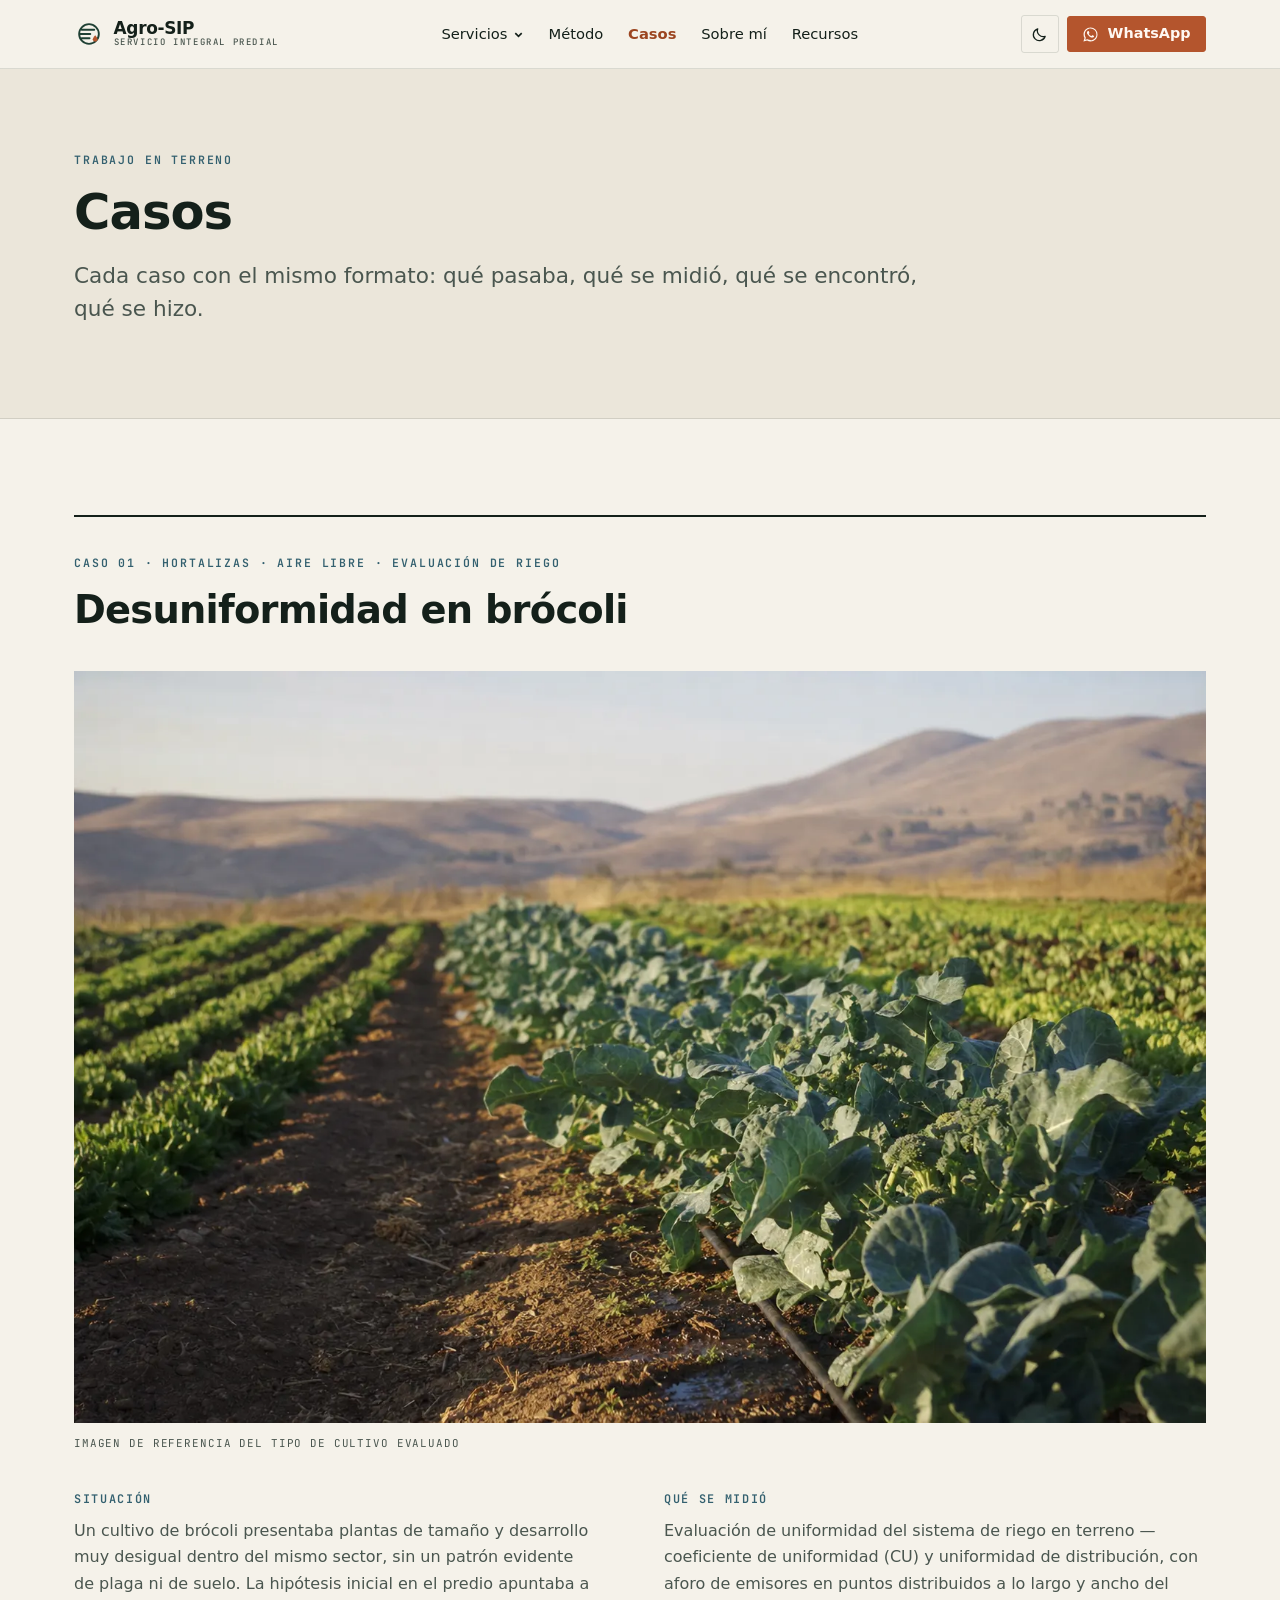
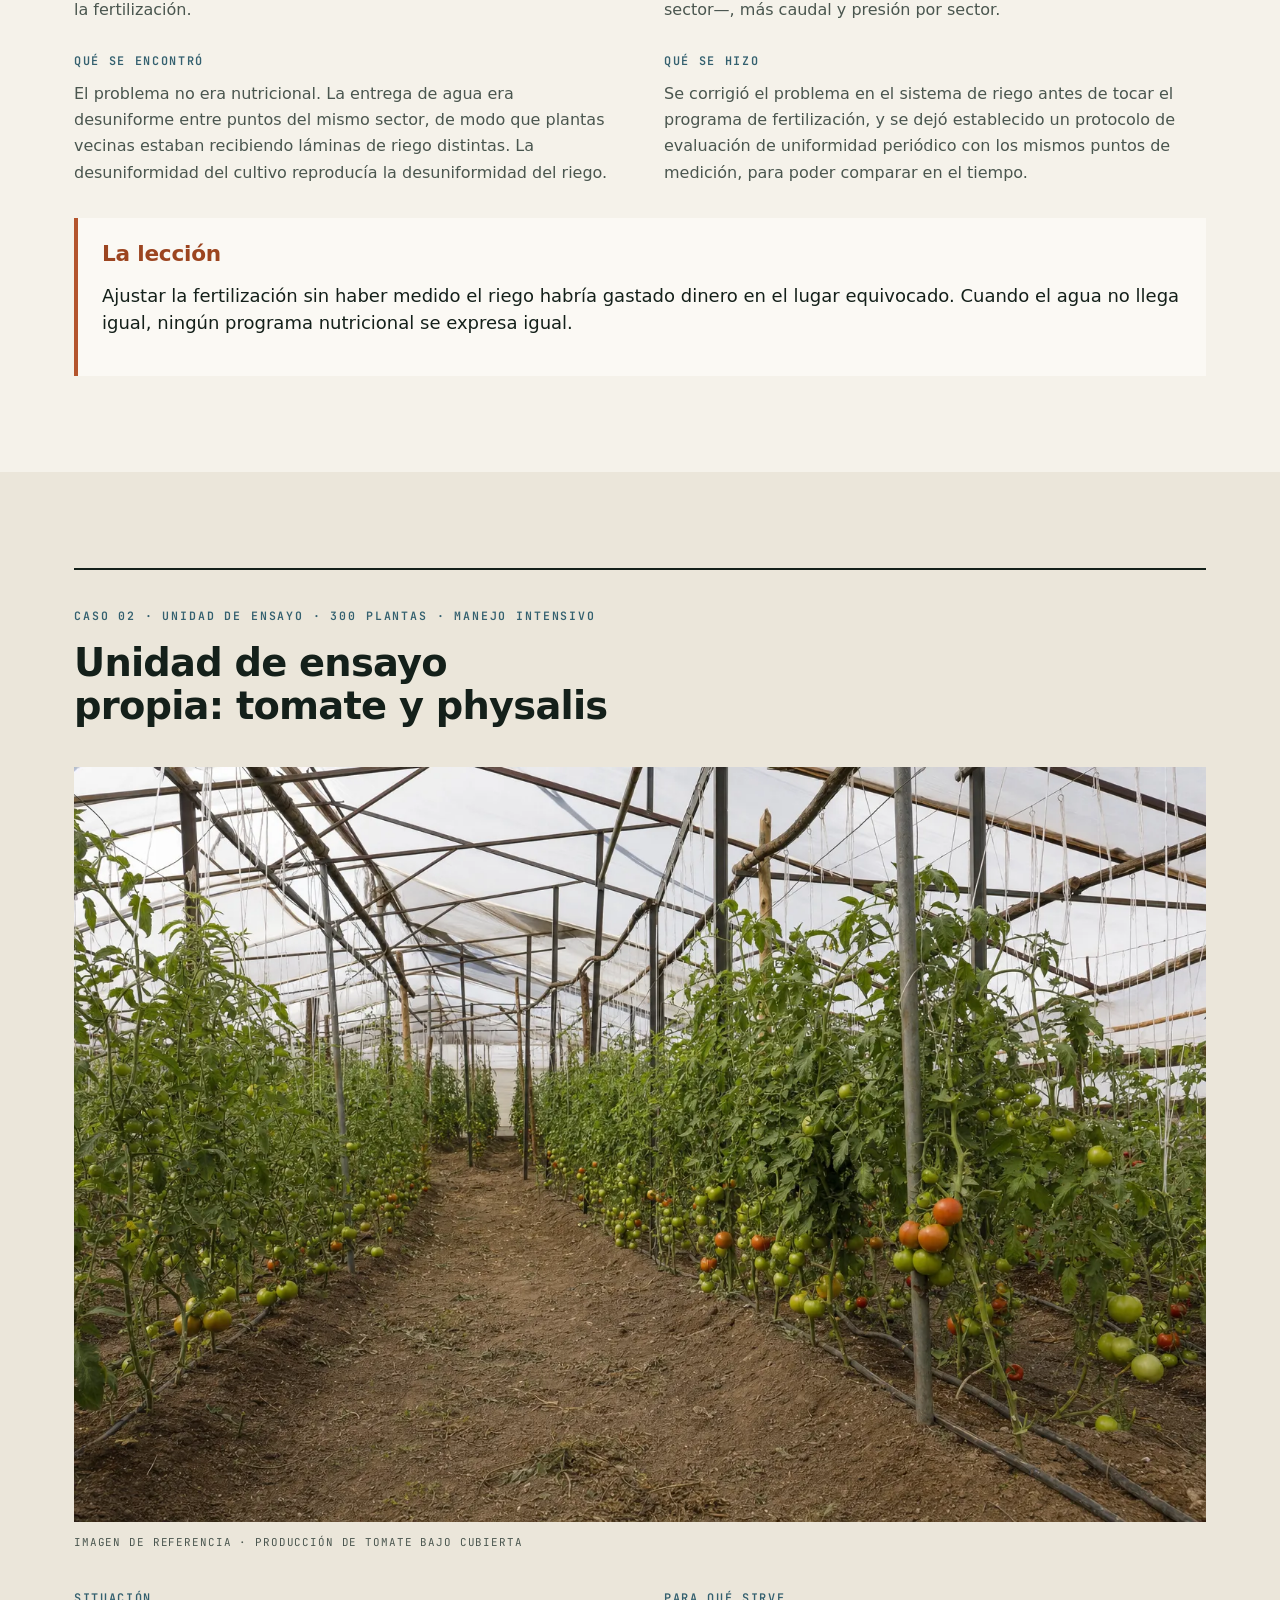
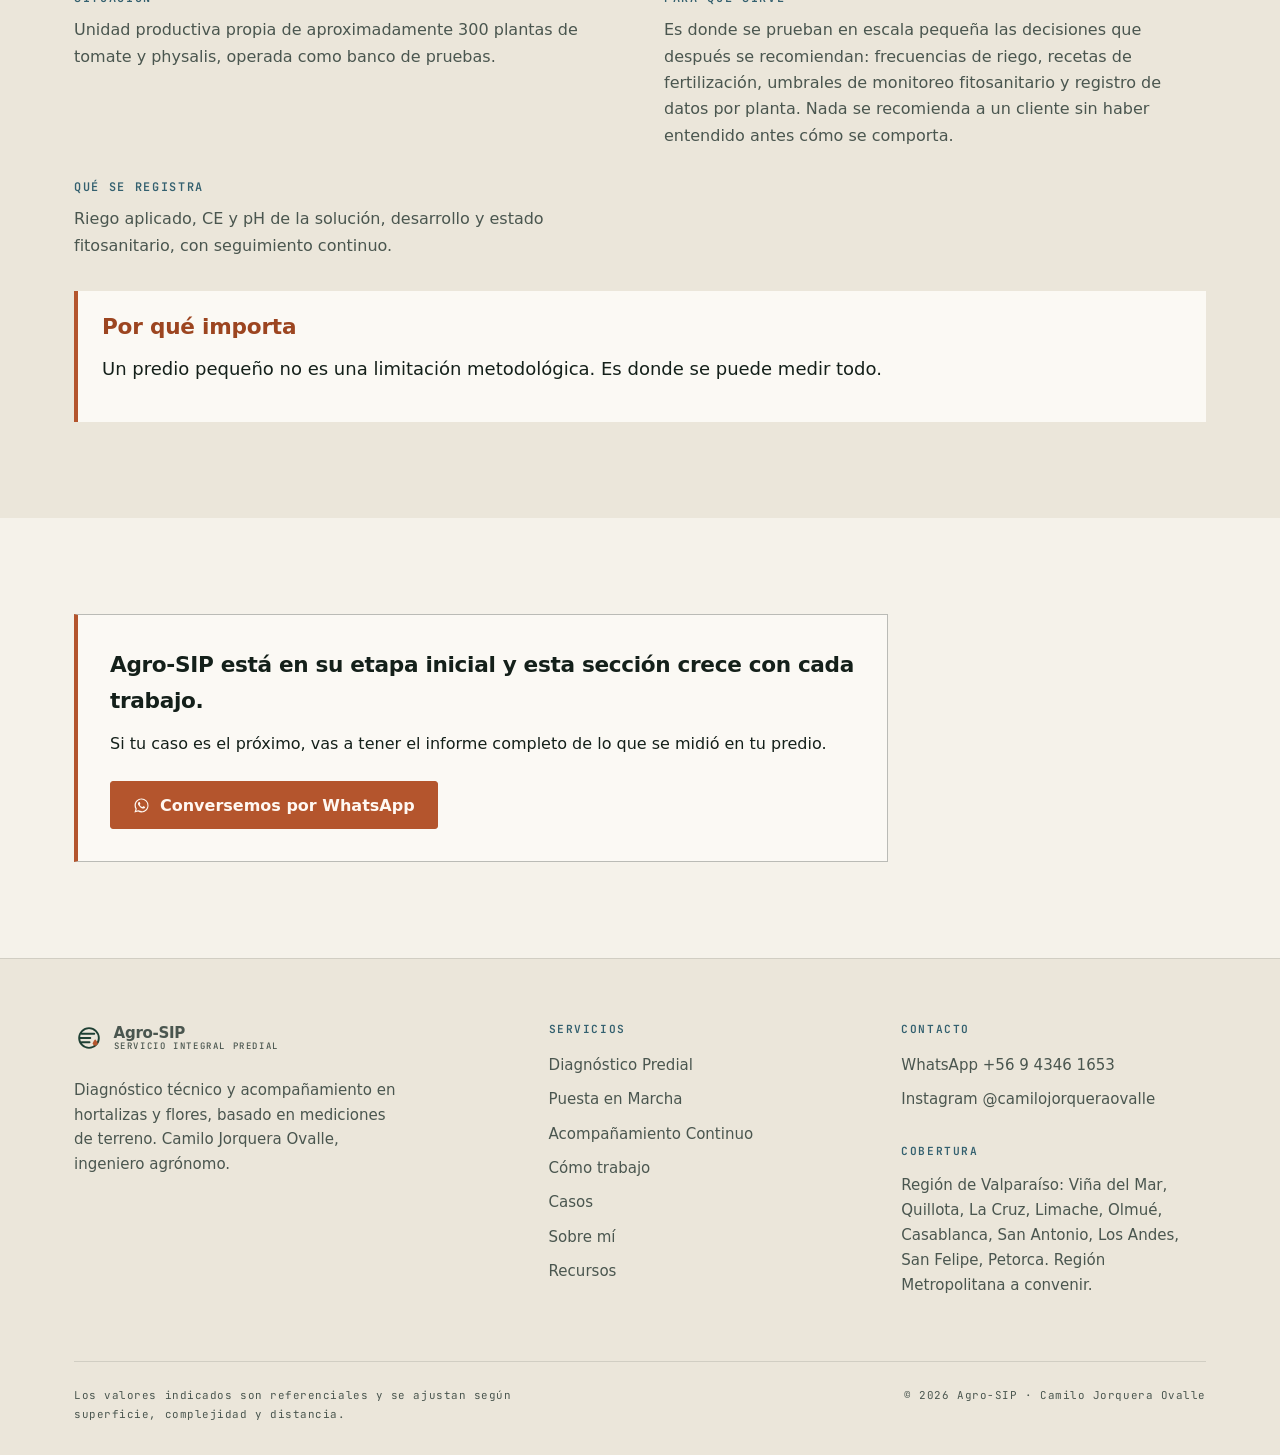
<file: casos.html>
<!DOCTYPE html>
<html lang="es-CL">
<head>
<meta charset="utf-8">
<meta name="viewport" content="width=device-width, initial-scale=1">
<title>Casos de diagnóstico agronómico en terreno — Agro-SIP, Región de Valparaíso</title>
<meta name="description" content="Casos de trabajo agronómico con el mismo formato: qué pasaba, qué se midió, qué se encontró y qué se hizo. Evaluación de uniformidad de riego en brócoli y unidad de ensayo propia.">
<meta name="author" content="Camilo Jorquera Ovalle">
<meta property="og:title" content="Casos de diagnóstico agronómico en terreno — Agro-SIP, Región de Valparaíso">
<meta property="og:description" content="Casos de trabajo agronómico con el mismo formato: qué pasaba, qué se midió, qué se encontró y qué se hizo. Evaluación de uniformidad de riego en brócoli y unidad de ensayo propia.">
<meta property="og:type" content="website">
<meta property="og:locale" content="es_CL">
<link rel="icon" href="favicon.svg" type="image/svg+xml">
<link rel="preconnect" href="https://api.fontshare.com">
<link rel="preconnect" href="https://fonts.googleapis.com">
<link rel="preconnect" href="https://fonts.gstatic.com" crossorigin>
<link rel="stylesheet" href="https://api.fontshare.com/v2/css?f[]=satoshi@400,500,700&display=swap">
<link rel="stylesheet" href="https://fonts.googleapis.com/css2?family=JetBrains+Mono:wght@400;500;700&display=swap">
<link rel="stylesheet" href="assets/css/estilos.css">
<script>(function(){var m=document.cookie.match(/(?:^|; )agrosip_tema=(claro|oscuro)/);if(m)document.documentElement.setAttribute('data-tema',m[1]);})();</script>

</head>
<body>
<a class="saltar" href="#contenido">Saltar al contenido</a>
<header class="cabecera cabecera--fija" data-menu="cerrado">
  <div class="contenedor cabecera__inner">
    <a class="marca-logo" href="index.html" aria-label="Agro-SIP — inicio">
      <svg width="30" height="30" viewBox="0 0 32 32" fill="none" role="img" aria-label="Agro-SIP"><g stroke="currentColor" stroke-width="2" stroke-linecap="round"><circle cx="16" cy="16" r="10.5"/><path d="M8.2 11.5h13.4"/><path d="M6.2 16h11.2"/><path d="M8.2 20.5h8.4"/></g><path d="M22.6 17.2c1.7 2.1 2.6 3.4 2.6 4.5a2.6 2.6 0 0 1-5.2 0c0-1.1.9-2.4 2.6-4.5z" fill="#B4552D"/></svg>
      <span class="marca-logo__txt">Agro-SIP<span class="marca-logo__bajada">Servicio Integral Predial</span></span>
    </a>
    <nav class="nav" aria-label="Navegación principal">
      <div class="desplegable" data-abierto="false">
        <button class="desplegable__btn" type="button" aria-expanded="false">Servicios
          <svg width="11" height="11" viewBox="0 0 12 12" fill="none" stroke="currentColor" stroke-width="1.8" aria-hidden="true"><path d="M2.5 4.5 6 8l3.5-3.5"/></svg>
        </button>
        <div class="desplegable__menu"><a href="diagnostico.html">Diagnóstico Predial</a><a href="puesta-en-marcha.html">Puesta en Marcha</a><a href="acompanamiento.html">Acompañamiento Continuo</a></div>
      </div>
      <a href="metodo.html">Método</a><a href="casos.html" aria-current="page">Casos</a><a href="sobre-mi.html">Sobre mí</a><a href="recursos.html">Recursos</a>
      <a class="boton boton--wa" href="https://wa.me/56943461653?text=Hola%20Camilo%2C%20quiero%20una%20evaluaci%C3%B3n%20t%C3%A9cnica%20de%20mi%20predio" target="_blank" rel="noopener"><svg width="17" height="17" viewBox="0 0 24 24" fill="currentColor" aria-hidden="true"><path d="M12.04 2C6.6 2 2.2 6.4 2.2 11.84c0 1.86.5 3.62 1.4 5.15L2 22l5.16-1.55a9.8 9.8 0 0 0 4.88 1.29h.01c5.43 0 9.84-4.4 9.84-9.84A9.78 9.78 0 0 0 12.04 2zm0 17.9h-.01a8.2 8.2 0 0 1-4.16-1.14l-.3-.18-3.06.92.92-2.99-.2-.31a8.14 8.14 0 0 1-1.25-4.36c0-4.51 3.68-8.18 8.2-8.18a8.14 8.14 0 0 1 5.79 2.4 8.1 8.1 0 0 1 2.4 5.79c0 4.51-3.68 8.18-8.19 8.18zm4.5-6.13c-.25-.12-1.46-.72-1.68-.8-.23-.09-.39-.13-.56.12-.16.25-.63.8-.78.96-.14.17-.28.19-.53.06-.25-.12-1.04-.38-1.98-1.22-.73-.65-1.23-1.46-1.37-1.71-.14-.25-.02-.38.11-.5.11-.11.25-.29.37-.44.13-.14.17-.25.25-.41.09-.17.04-.31-.02-.44-.06-.12-.56-1.34-.76-1.84-.2-.48-.4-.42-.56-.43h-.48c-.16 0-.43.06-.65.31-.23.25-.86.84-.86 2.05s.88 2.38 1 2.54c.13.17 1.74 2.65 4.2 3.72.59.25 1.05.4 1.4.52.59.18 1.13.16 1.55.1.48-.07 1.46-.6 1.66-1.17.21-.58.21-1.07.15-1.18-.06-.1-.23-.16-.48-.29z"/></svg><span>WhatsApp</span></a>
    </nav>
    <div class="acciones-cabecera">
      <button class="boton-tema" type="button" aria-label="Cambiar tema"></button>
      <a class="boton boton--wa" href="https://wa.me/56943461653?text=Hola%20Camilo%2C%20quiero%20una%20evaluaci%C3%B3n%20t%C3%A9cnica%20de%20mi%20predio" target="_blank" rel="noopener"><svg width="17" height="17" viewBox="0 0 24 24" fill="currentColor" aria-hidden="true"><path d="M12.04 2C6.6 2 2.2 6.4 2.2 11.84c0 1.86.5 3.62 1.4 5.15L2 22l5.16-1.55a9.8 9.8 0 0 0 4.88 1.29h.01c5.43 0 9.84-4.4 9.84-9.84A9.78 9.78 0 0 0 12.04 2zm0 17.9h-.01a8.2 8.2 0 0 1-4.16-1.14l-.3-.18-3.06.92.92-2.99-.2-.31a8.14 8.14 0 0 1-1.25-4.36c0-4.51 3.68-8.18 8.2-8.18a8.14 8.14 0 0 1 5.79 2.4 8.1 8.1 0 0 1 2.4 5.79c0 4.51-3.68 8.18-8.19 8.18zm4.5-6.13c-.25-.12-1.46-.72-1.68-.8-.23-.09-.39-.13-.56.12-.16.25-.63.8-.78.96-.14.17-.28.19-.53.06-.25-.12-1.04-.38-1.98-1.22-.73-.65-1.23-1.46-1.37-1.71-.14-.25-.02-.38.11-.5.11-.11.25-.29.37-.44.13-.14.17-.25.25-.41.09-.17.04-.31-.02-.44-.06-.12-.56-1.34-.76-1.84-.2-.48-.4-.42-.56-.43h-.48c-.16 0-.43.06-.65.31-.23.25-.86.84-.86 2.05s.88 2.38 1 2.54c.13.17 1.74 2.65 4.2 3.72.59.25 1.05.4 1.4.52.59.18 1.13.16 1.55.1.48-.07 1.46-.6 1.66-1.17.21-.58.21-1.07.15-1.18-.06-.1-.23-.16-.48-.29z"/></svg><span>WhatsApp</span></a>
      <button class="hamburguesa" type="button" aria-label="Abrir menú" aria-expanded="false">
        <svg width="20" height="20" viewBox="0 0 24 24" fill="none" stroke="currentColor" stroke-width="1.9" stroke-linecap="round" aria-hidden="true"><path d="M3 6h18M3 12h18M3 18h18"/></svg>
      </button>
    </div>
  </div>
</header>
<main id="contenido">

<section class="hero-corto">
  <div class="contenedor">
    <span class="etiqueta">Trabajo en terreno</span>
    <h1>Casos</h1>
    <p class="bajada">Cada caso con el mismo formato: qué pasaba, qué se midió, qué se encontró, qué se hizo.</p>
  </div>
</section>

<!-- CASO 01 -->
<section class="seccion">
  <div class="contenedor">
    <div class="caso">
      <span class="etiqueta">Caso 01 · Hortalizas · Aire libre · Evaluación de riego</span>
      <h2 style="max-width:22ch">Desuniformidad en brócoli</h2>
      <figure class="aparece" style="margin-block:2.5rem">
        <img src="assets/img/hero-campo.webp" width="1539" height="1022" loading="lazy" alt="Hilera de brócoli en campo abierto con cinta de riego por goteo visible y cerros secos de la Región de Valparaíso al fondo.">
        <figcaption class="figura-pie">Imagen de referencia del tipo de cultivo evaluado</figcaption>
      </figure>
      <!-- PENDIENTE DEL DUEÑO: reemplazar por los valores reales de CU y DU obtenidos en la evaluación,
           y por fotografías propias del predio y de los puntos de aforo cuando estén disponibles. -->
      <div class="caso__cuerpo">
        <div class="caso__campo aparece"><h3>Situación</h3><p>Un cultivo de brócoli presentaba plantas de tamaño y desarrollo muy desigual dentro del mismo sector, sin un patrón evidente de plaga ni de suelo. La hipótesis inicial en el predio apuntaba a la fertilización.</p></div><div class="caso__campo aparece"><h3>Qué se midió</h3><p>Evaluación de uniformidad del sistema de riego en terreno —coeficiente de uniformidad (CU) y uniformidad de distribución, con aforo de emisores en puntos distribuidos a lo largo y ancho del sector—, más caudal y presión por sector.</p></div><div class="caso__campo aparece"><h3>Qué se encontró</h3><p>El problema no era nutricional. La entrega de agua era desuniforme entre puntos del mismo sector, de modo que plantas vecinas estaban recibiendo láminas de riego distintas. La desuniformidad del cultivo reproducía la desuniformidad del riego.</p></div><div class="caso__campo aparece"><h3>Qué se hizo</h3><p>Se corrigió el problema en el sistema de riego antes de tocar el programa de fertilización, y se dejó establecido un protocolo de evaluación de uniformidad periódico con los mismos puntos de medición, para poder comparar en el tiempo.</p></div>
        <div class="caso__leccion aparece">
          <h3>La lección</h3>
          <p>Ajustar la fertilización sin haber medido el riego habría gastado dinero en el lugar equivocado. Cuando el agua no llega igual, ningún programa nutricional se expresa igual.</p>
        </div>
      </div>
    </div>
  </div>
</section>

<!-- CASO 02 -->
<section class="seccion seccion--alt">
  <div class="contenedor">
    <div class="caso">
      <span class="etiqueta">Caso 02 · Unidad de ensayo · 300 plantas · Manejo intensivo</span>
      <h2 style="max-width:26ch">Unidad de ensayo propia: tomate y physalis</h2>
      <figure class="aparece" style="margin-block:2.5rem">
        <img src="assets/img/invernadero-tomate.webp" width="1536" height="1024" loading="lazy" alt="Hileras de tomate conducido en vertical dentro de un invernadero, con estructura y cubierta translúcida visibles.">
        <figcaption class="figura-pie">Imagen de referencia · producción de tomate bajo cubierta</figcaption>
      </figure>
      <!-- PENDIENTE DEL DUEÑO: reemplazar por fotografías reales de la unidad de ensayo. -->
      <div class="caso__cuerpo">
        <div class="caso__campo aparece"><h3>Situación</h3><p>Unidad productiva propia de aproximadamente 300 plantas de tomate y physalis, operada como banco de pruebas.</p></div><div class="caso__campo aparece"><h3>Para qué sirve</h3><p>Es donde se prueban en escala pequeña las decisiones que después se recomiendan: frecuencias de riego, recetas de fertilización, umbrales de monitoreo fitosanitario y registro de datos por planta. Nada se recomienda a un cliente sin haber entendido antes cómo se comporta.</p></div><div class="caso__campo aparece"><h3>Qué se registra</h3><p>Riego aplicado, CE y pH de la solución, desarrollo y estado fitosanitario, con seguimiento continuo.</p></div>
        <div class="caso__leccion aparece">
          <h3>Por qué importa</h3>
          <p>Un predio pequeño no es una limitación metodológica. Es donde se puede medir todo.</p>
        </div>
      </div>
    </div>
  </div>
</section>

<section class="seccion">
  <div class="contenedor">
    <div class="aviso-metodo aparece" style="max-width:80ch">
      <strong>Agro-SIP está en su etapa inicial y esta sección crece con cada trabajo.</strong>
      <p>Si tu caso es el próximo, vas a tener el informe completo de lo que se midió en tu predio.</p>
      <div class="grupo-botones" style="margin-top:1.5rem"><a class="boton boton--wa" href="https://wa.me/56943461653?text=Hola%20Camilo%2C%20quiero%20una%20evaluaci%C3%B3n%20t%C3%A9cnica%20de%20mi%20predio" target="_blank" rel="noopener"><svg width="17" height="17" viewBox="0 0 24 24" fill="currentColor" aria-hidden="true"><path d="M12.04 2C6.6 2 2.2 6.4 2.2 11.84c0 1.86.5 3.62 1.4 5.15L2 22l5.16-1.55a9.8 9.8 0 0 0 4.88 1.29h.01c5.43 0 9.84-4.4 9.84-9.84A9.78 9.78 0 0 0 12.04 2zm0 17.9h-.01a8.2 8.2 0 0 1-4.16-1.14l-.3-.18-3.06.92.92-2.99-.2-.31a8.14 8.14 0 0 1-1.25-4.36c0-4.51 3.68-8.18 8.2-8.18a8.14 8.14 0 0 1 5.79 2.4 8.1 8.1 0 0 1 2.4 5.79c0 4.51-3.68 8.18-8.19 8.18zm4.5-6.13c-.25-.12-1.46-.72-1.68-.8-.23-.09-.39-.13-.56.12-.16.25-.63.8-.78.96-.14.17-.28.19-.53.06-.25-.12-1.04-.38-1.98-1.22-.73-.65-1.23-1.46-1.37-1.71-.14-.25-.02-.38.11-.5.11-.11.25-.29.37-.44.13-.14.17-.25.25-.41.09-.17.04-.31-.02-.44-.06-.12-.56-1.34-.76-1.84-.2-.48-.4-.42-.56-.43h-.48c-.16 0-.43.06-.65.31-.23.25-.86.84-.86 2.05s.88 2.38 1 2.54c.13.17 1.74 2.65 4.2 3.72.59.25 1.05.4 1.4.52.59.18 1.13.16 1.55.1.48-.07 1.46-.6 1.66-1.17.21-.58.21-1.07.15-1.18-.06-.1-.23-.16-.48-.29z"/></svg><span>Conversemos por WhatsApp</span></a></div>
    </div>
  </div>
</section>

</main>
<footer class="pie">
  <div class="contenedor">
    <div class="pie__inner">
      <div>
        <a class="marca-logo" href="index.html" aria-label="Agro-SIP — inicio">
          <svg width="30" height="30" viewBox="0 0 32 32" fill="none" role="img" aria-label="Agro-SIP"><g stroke="currentColor" stroke-width="2" stroke-linecap="round"><circle cx="16" cy="16" r="10.5"/><path d="M8.2 11.5h13.4"/><path d="M6.2 16h11.2"/><path d="M8.2 20.5h8.4"/></g><path d="M22.6 17.2c1.7 2.1 2.6 3.4 2.6 4.5a2.6 2.6 0 0 1-5.2 0c0-1.1.9-2.4 2.6-4.5z" fill="#B4552D"/></svg>
          <span class="marca-logo__txt">Agro-SIP<span class="marca-logo__bajada">Servicio Integral Predial</span></span>
        </a>
        <p class="pie__resumen">Diagnóstico técnico y acompañamiento en hortalizas y flores, basado en mediciones de terreno. Camilo Jorquera Ovalle, ingeniero agrónomo.</p>
      </div>
      <div>
        <h4>Servicios</h4>
        <ul>
          <li><a href="diagnostico.html">Diagnóstico Predial</a></li>
          <li><a href="puesta-en-marcha.html">Puesta en Marcha</a></li>
          <li><a href="acompanamiento.html">Acompañamiento Continuo</a></li>
          <li><a href="metodo.html">Cómo trabajo</a></li>
          <li><a href="casos.html">Casos</a></li>
          <li><a href="sobre-mi.html">Sobre mí</a></li>
          <li><a href="recursos.html">Recursos</a></li>
        </ul>
      </div>
      <div>
        <h4>Contacto</h4>
        <ul>
          <li><a href="https://wa.me/56943461653?text=Hola%20Camilo%2C%20quiero%20una%20evaluaci%C3%B3n%20t%C3%A9cnica%20de%20mi%20predio" target="_blank" rel="noopener">WhatsApp +56 9 4346 1653</a></li>
          <li><a href="https://instagram.com/camilojorqueraovalle" target="_blank" rel="noopener">Instagram @camilojorqueraovalle</a></li>
        </ul>
        <h4 style="margin-top:2rem">Cobertura</h4>
        <p class="pie__resumen" style="margin-top:0">Región de Valparaíso: Viña del Mar, Quillota, La Cruz, Limache, Olmué, Casablanca, San Antonio, Los Andes, San Felipe, Petorca. Región Metropolitana a convenir.</p>
      </div>
    </div>
    <div class="pie__legal">
      <p>Los valores indicados son referenciales y se ajustan según superficie, complejidad y distancia.</p>
      <p>© 2026 Agro-SIP · Camilo Jorquera Ovalle</p>
    </div>
  </div>
</footer>
<script src="assets/js/sitio.js" defer></script>
</body>
</html>
</file>
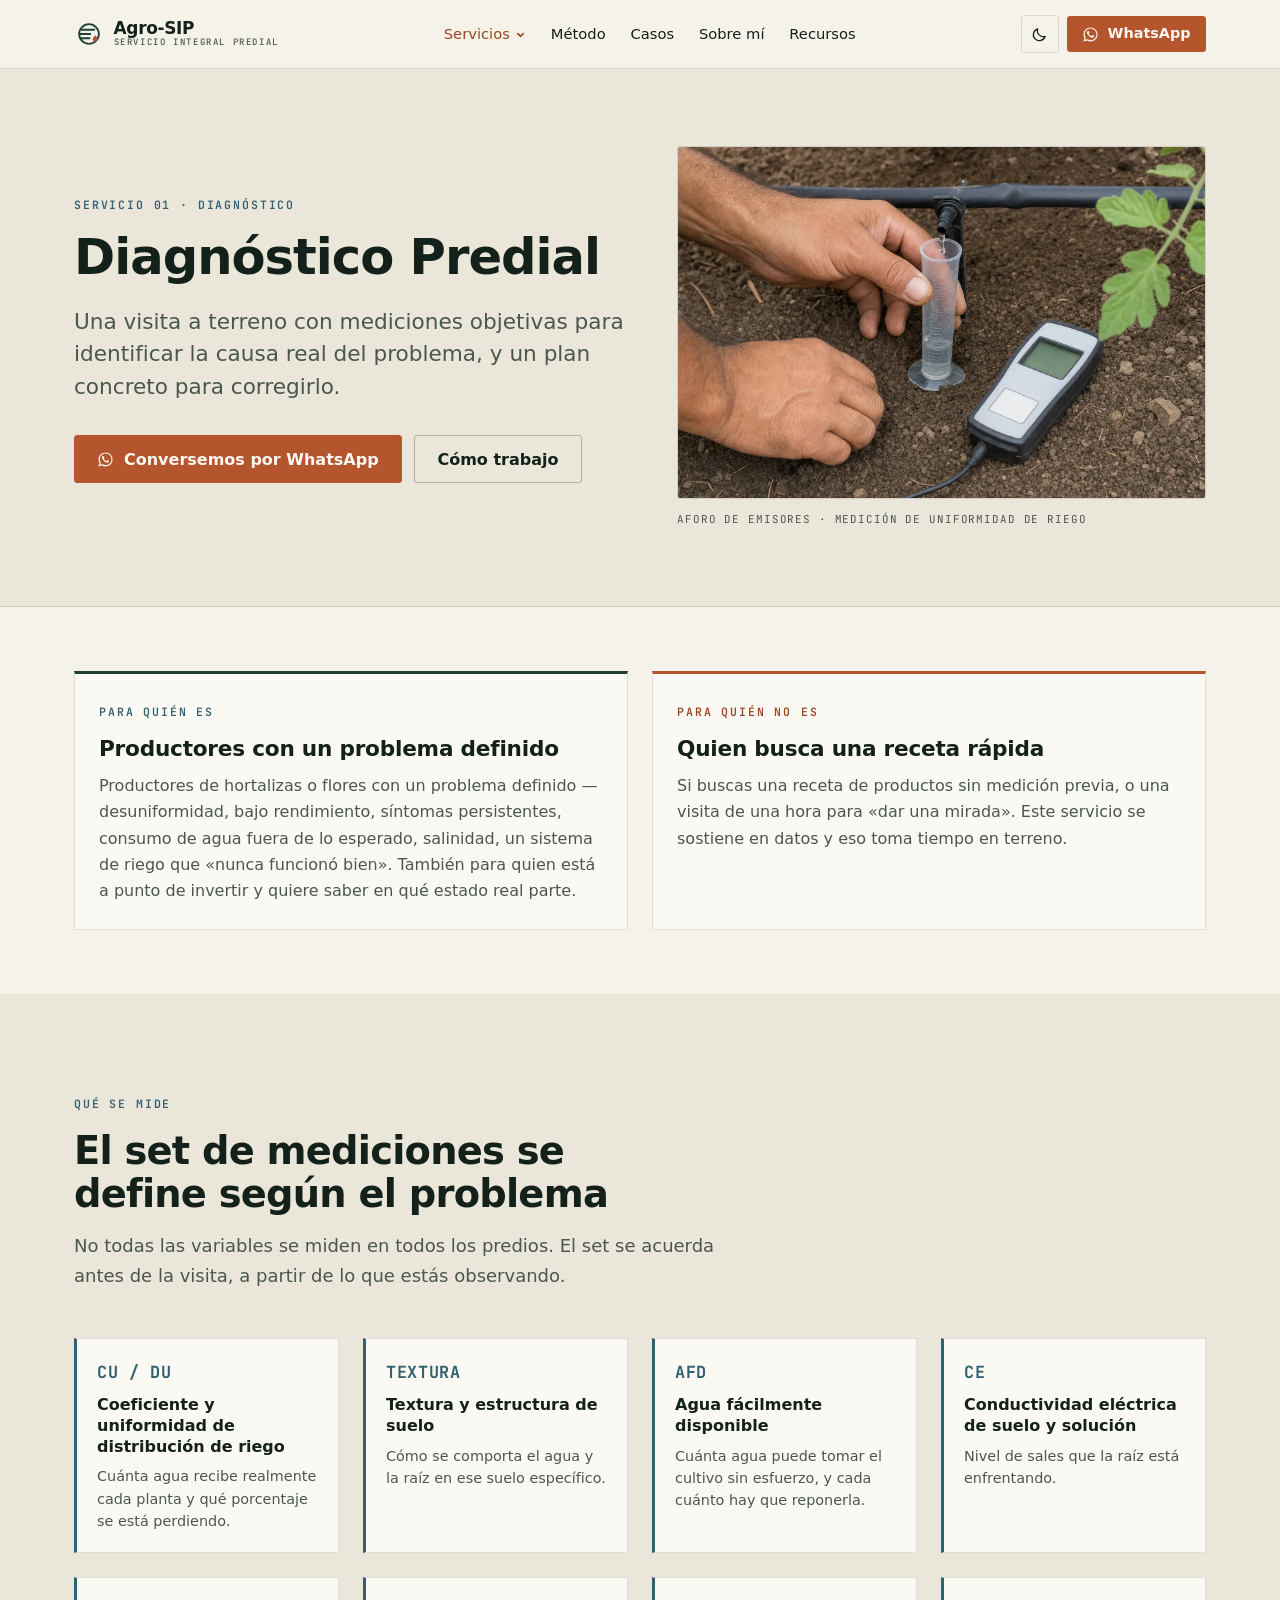
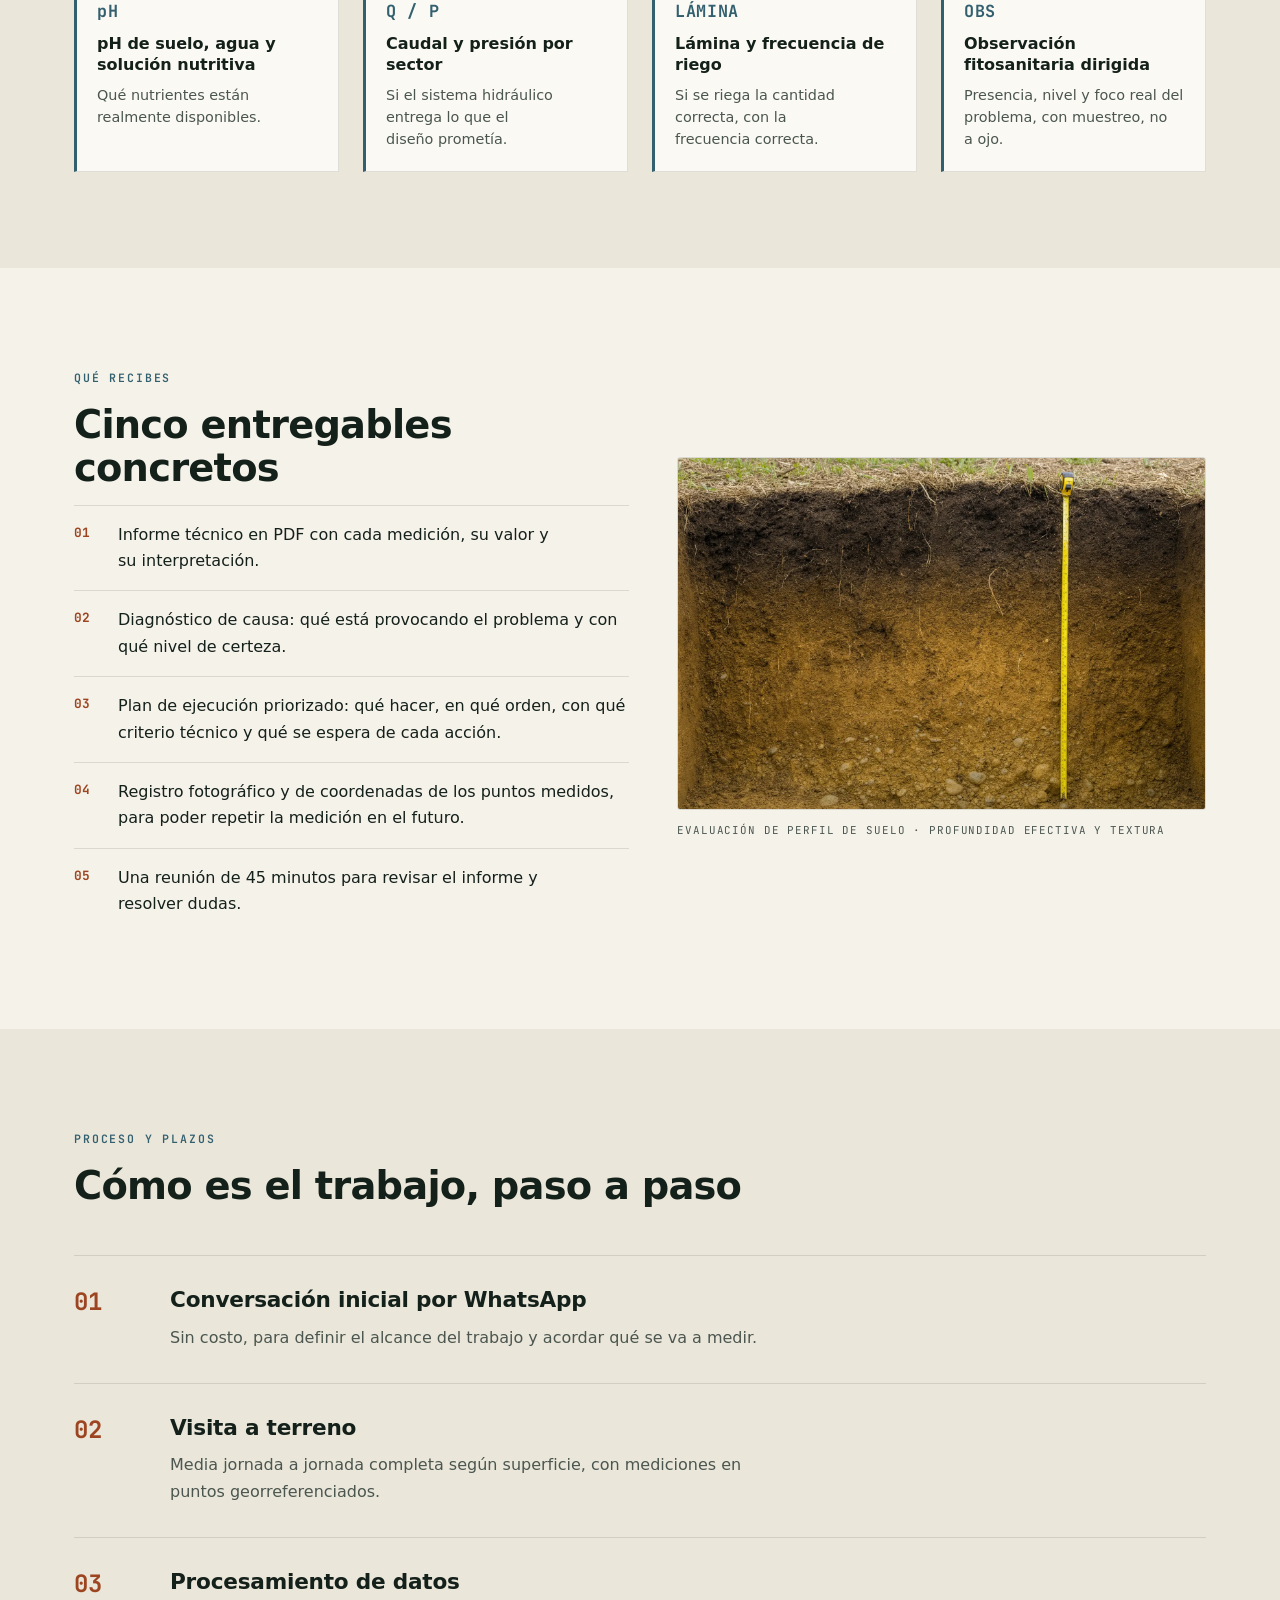
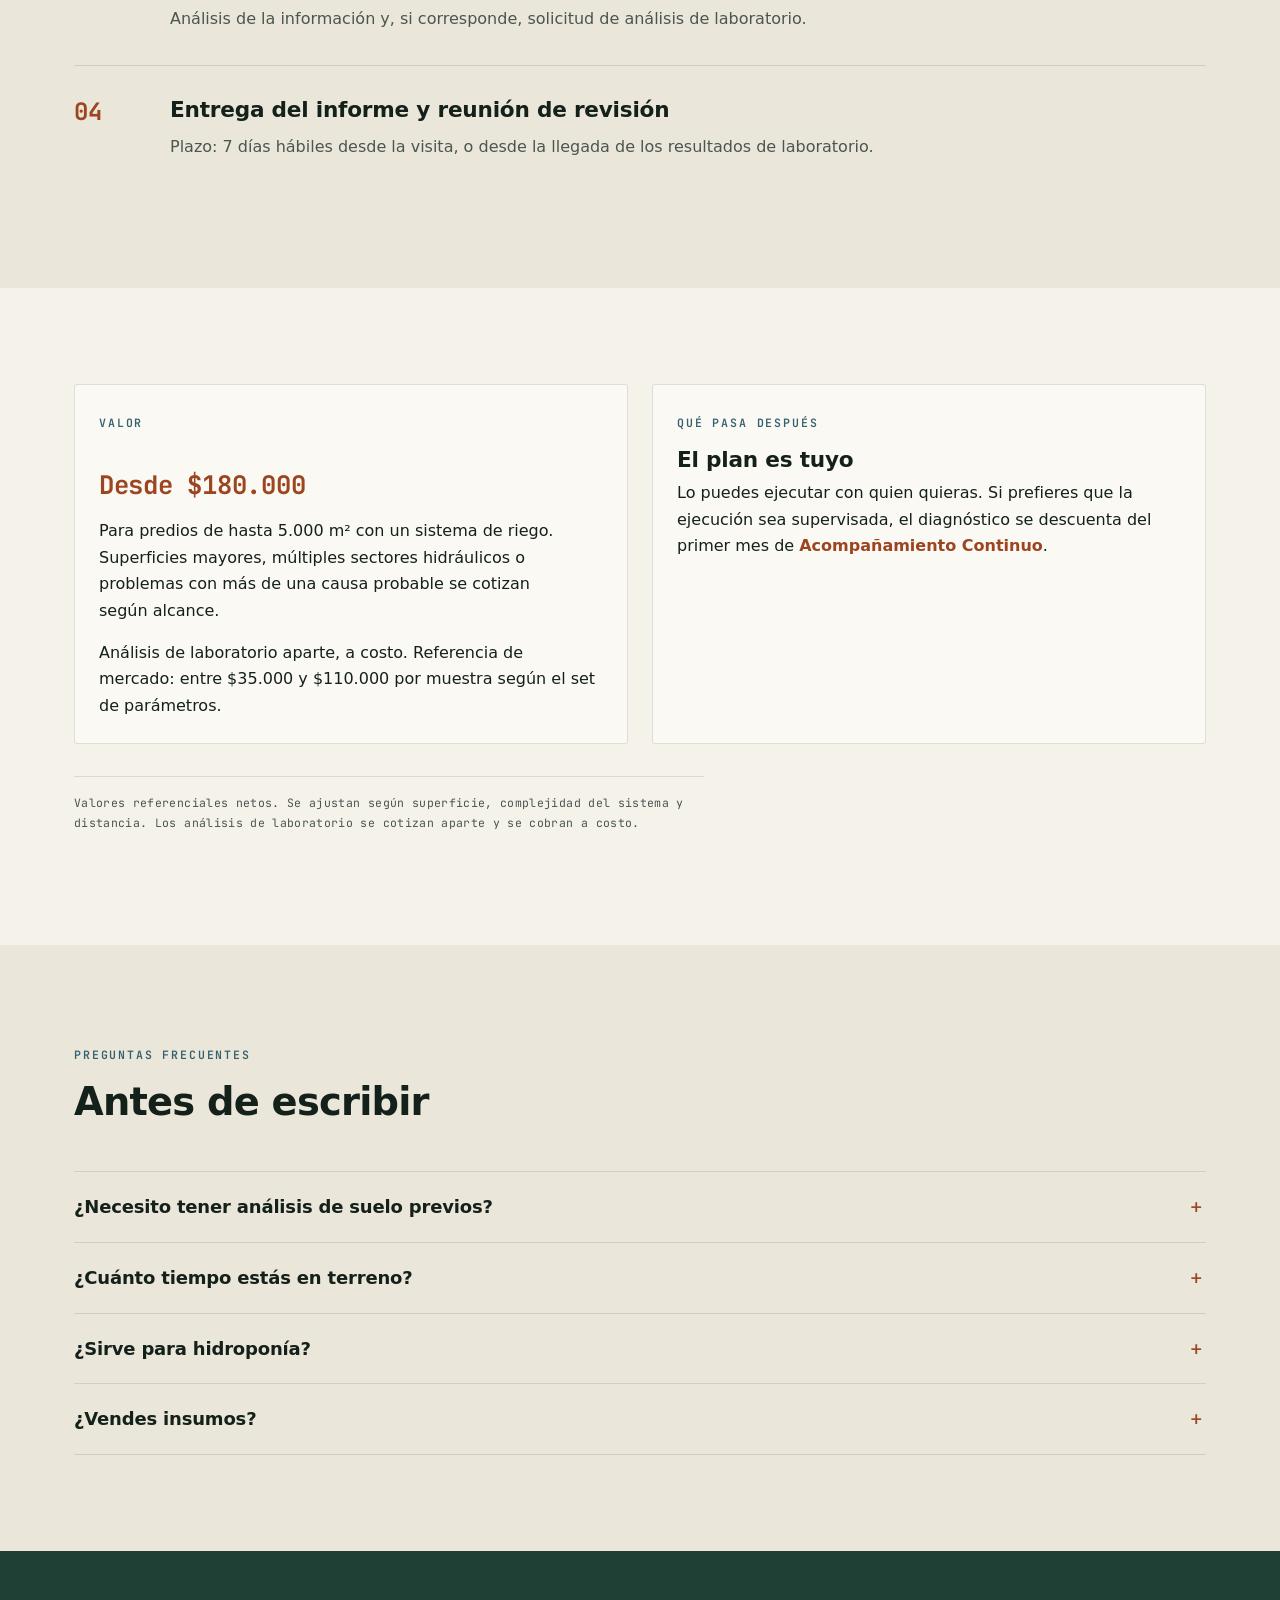
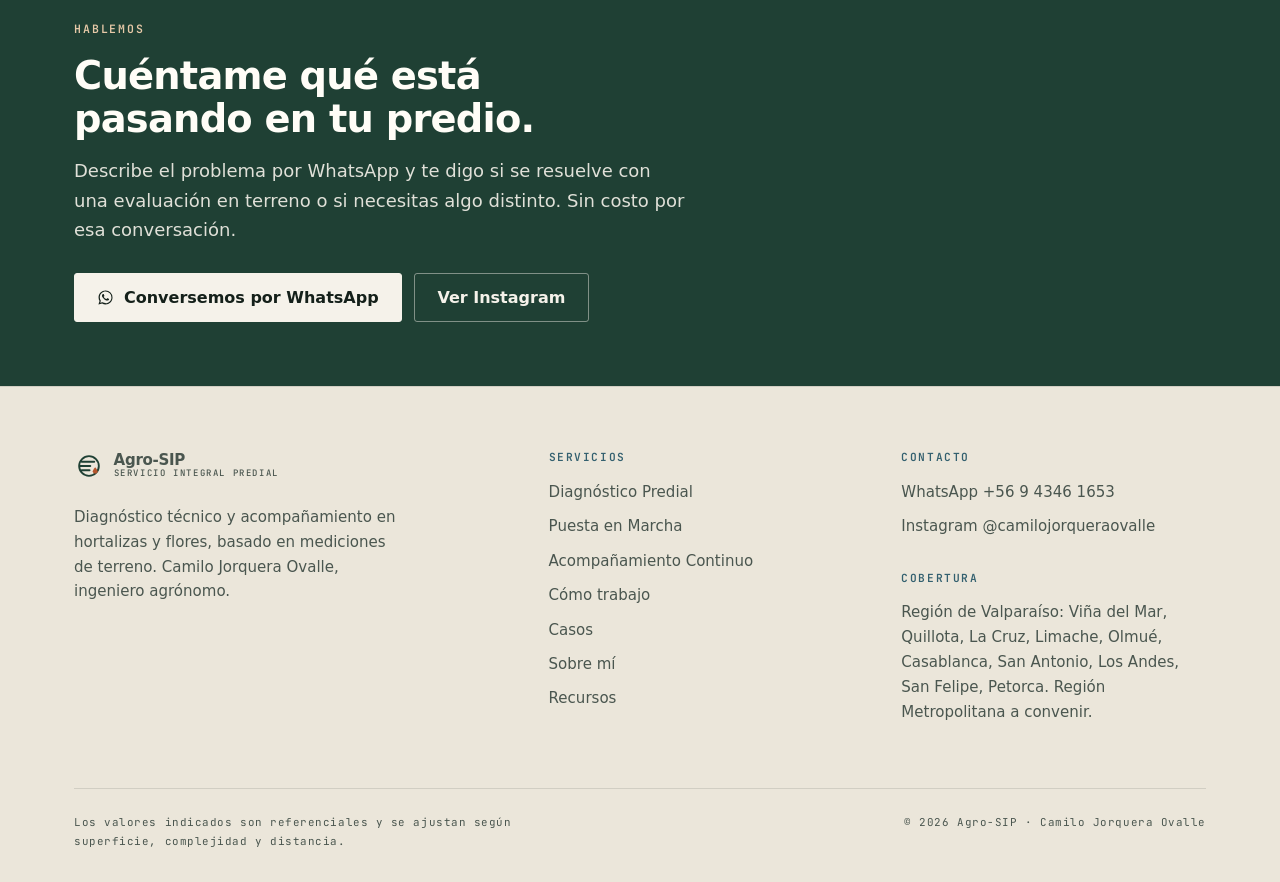
<file: diagnostico.html>
<!DOCTYPE html>
<html lang="es-CL">
<head>
<meta charset="utf-8">
<meta name="viewport" content="width=device-width, initial-scale=1">
<title>Diagnóstico técnico de riego y suelo en la Región de Valparaíso — Agro-SIP</title>
<meta name="description" content="Visita a terreno con mediciones objetivas de riego, suelo y cultivo para encontrar la causa real del problema, con informe técnico y plan de corrección. Hortalizas y flores, Región de Valparaíso.">
<meta name="author" content="Camilo Jorquera Ovalle">
<meta property="og:title" content="Diagnóstico técnico de riego y suelo en la Región de Valparaíso — Agro-SIP">
<meta property="og:description" content="Visita a terreno con mediciones objetivas de riego, suelo y cultivo para encontrar la causa real del problema, con informe técnico y plan de corrección. Hortalizas y flores, Región de Valparaíso.">
<meta property="og:type" content="website">
<meta property="og:locale" content="es_CL">
<link rel="icon" href="favicon.svg" type="image/svg+xml">
<link rel="preconnect" href="https://api.fontshare.com">
<link rel="preconnect" href="https://fonts.googleapis.com">
<link rel="preconnect" href="https://fonts.gstatic.com" crossorigin>
<link rel="stylesheet" href="https://api.fontshare.com/v2/css?f[]=satoshi@400,500,700&display=swap">
<link rel="stylesheet" href="https://fonts.googleapis.com/css2?family=JetBrains+Mono:wght@400;500;700&display=swap">
<link rel="stylesheet" href="assets/css/estilos.css">
<script>(function(){var m=document.cookie.match(/(?:^|; )agrosip_tema=(claro|oscuro)/);if(m)document.documentElement.setAttribute('data-tema',m[1]);})();</script>

</head>
<body>
<a class="saltar" href="#contenido">Saltar al contenido</a>
<header class="cabecera cabecera--fija" data-menu="cerrado">
  <div class="contenedor cabecera__inner">
    <a class="marca-logo" href="index.html" aria-label="Agro-SIP — inicio">
      <svg width="30" height="30" viewBox="0 0 32 32" fill="none" role="img" aria-label="Agro-SIP"><g stroke="currentColor" stroke-width="2" stroke-linecap="round"><circle cx="16" cy="16" r="10.5"/><path d="M8.2 11.5h13.4"/><path d="M6.2 16h11.2"/><path d="M8.2 20.5h8.4"/></g><path d="M22.6 17.2c1.7 2.1 2.6 3.4 2.6 4.5a2.6 2.6 0 0 1-5.2 0c0-1.1.9-2.4 2.6-4.5z" fill="#B4552D"/></svg>
      <span class="marca-logo__txt">Agro-SIP<span class="marca-logo__bajada">Servicio Integral Predial</span></span>
    </a>
    <nav class="nav" aria-label="Navegación principal">
      <div class="desplegable" data-abierto="false">
        <button class="desplegable__btn" type="button" aria-expanded="false" style="color:var(--acento-txt)">Servicios
          <svg width="11" height="11" viewBox="0 0 12 12" fill="none" stroke="currentColor" stroke-width="1.8" aria-hidden="true"><path d="M2.5 4.5 6 8l3.5-3.5"/></svg>
        </button>
        <div class="desplegable__menu"><a href="diagnostico.html" aria-current="page">Diagnóstico Predial</a><a href="puesta-en-marcha.html">Puesta en Marcha</a><a href="acompanamiento.html">Acompañamiento Continuo</a></div>
      </div>
      <a href="metodo.html">Método</a><a href="casos.html">Casos</a><a href="sobre-mi.html">Sobre mí</a><a href="recursos.html">Recursos</a>
      <a class="boton boton--wa" href="https://wa.me/56943461653?text=Hola%20Camilo%2C%20quiero%20una%20evaluaci%C3%B3n%20t%C3%A9cnica%20de%20mi%20predio" target="_blank" rel="noopener"><svg width="17" height="17" viewBox="0 0 24 24" fill="currentColor" aria-hidden="true"><path d="M12.04 2C6.6 2 2.2 6.4 2.2 11.84c0 1.86.5 3.62 1.4 5.15L2 22l5.16-1.55a9.8 9.8 0 0 0 4.88 1.29h.01c5.43 0 9.84-4.4 9.84-9.84A9.78 9.78 0 0 0 12.04 2zm0 17.9h-.01a8.2 8.2 0 0 1-4.16-1.14l-.3-.18-3.06.92.92-2.99-.2-.31a8.14 8.14 0 0 1-1.25-4.36c0-4.51 3.68-8.18 8.2-8.18a8.14 8.14 0 0 1 5.79 2.4 8.1 8.1 0 0 1 2.4 5.79c0 4.51-3.68 8.18-8.19 8.18zm4.5-6.13c-.25-.12-1.46-.72-1.68-.8-.23-.09-.39-.13-.56.12-.16.25-.63.8-.78.96-.14.17-.28.19-.53.06-.25-.12-1.04-.38-1.98-1.22-.73-.65-1.23-1.46-1.37-1.71-.14-.25-.02-.38.11-.5.11-.11.25-.29.37-.44.13-.14.17-.25.25-.41.09-.17.04-.31-.02-.44-.06-.12-.56-1.34-.76-1.84-.2-.48-.4-.42-.56-.43h-.48c-.16 0-.43.06-.65.31-.23.25-.86.84-.86 2.05s.88 2.38 1 2.54c.13.17 1.74 2.65 4.2 3.72.59.25 1.05.4 1.4.52.59.18 1.13.16 1.55.1.48-.07 1.46-.6 1.66-1.17.21-.58.21-1.07.15-1.18-.06-.1-.23-.16-.48-.29z"/></svg><span>WhatsApp</span></a>
    </nav>
    <div class="acciones-cabecera">
      <button class="boton-tema" type="button" aria-label="Cambiar tema"></button>
      <a class="boton boton--wa" href="https://wa.me/56943461653?text=Hola%20Camilo%2C%20quiero%20una%20evaluaci%C3%B3n%20t%C3%A9cnica%20de%20mi%20predio" target="_blank" rel="noopener"><svg width="17" height="17" viewBox="0 0 24 24" fill="currentColor" aria-hidden="true"><path d="M12.04 2C6.6 2 2.2 6.4 2.2 11.84c0 1.86.5 3.62 1.4 5.15L2 22l5.16-1.55a9.8 9.8 0 0 0 4.88 1.29h.01c5.43 0 9.84-4.4 9.84-9.84A9.78 9.78 0 0 0 12.04 2zm0 17.9h-.01a8.2 8.2 0 0 1-4.16-1.14l-.3-.18-3.06.92.92-2.99-.2-.31a8.14 8.14 0 0 1-1.25-4.36c0-4.51 3.68-8.18 8.2-8.18a8.14 8.14 0 0 1 5.79 2.4 8.1 8.1 0 0 1 2.4 5.79c0 4.51-3.68 8.18-8.19 8.18zm4.5-6.13c-.25-.12-1.46-.72-1.68-.8-.23-.09-.39-.13-.56.12-.16.25-.63.8-.78.96-.14.17-.28.19-.53.06-.25-.12-1.04-.38-1.98-1.22-.73-.65-1.23-1.46-1.37-1.71-.14-.25-.02-.38.11-.5.11-.11.25-.29.37-.44.13-.14.17-.25.25-.41.09-.17.04-.31-.02-.44-.06-.12-.56-1.34-.76-1.84-.2-.48-.4-.42-.56-.43h-.48c-.16 0-.43.06-.65.31-.23.25-.86.84-.86 2.05s.88 2.38 1 2.54c.13.17 1.74 2.65 4.2 3.72.59.25 1.05.4 1.4.52.59.18 1.13.16 1.55.1.48-.07 1.46-.6 1.66-1.17.21-.58.21-1.07.15-1.18-.06-.1-.23-.16-.48-.29z"/></svg><span>WhatsApp</span></a>
      <button class="hamburguesa" type="button" aria-label="Abrir menú" aria-expanded="false">
        <svg width="20" height="20" viewBox="0 0 24 24" fill="none" stroke="currentColor" stroke-width="1.9" stroke-linecap="round" aria-hidden="true"><path d="M3 6h18M3 12h18M3 18h18"/></svg>
      </button>
    </div>
  </div>
</header>
<main id="contenido">

<section class="hero-corto">
  <div class="contenedor">
    <div class="duo">
      <div>
        <span class="etiqueta">Servicio 01 · Diagnóstico</span>
        <h1>Diagnóstico Predial</h1>
        <p class="bajada">Una visita a terreno con mediciones objetivas para identificar la causa real del problema, y un plan concreto para corregirlo.</p>
        <div class="grupo-botones" style="margin-top:2rem">
          <a class="boton boton--wa" href="https://wa.me/56943461653?text=Hola%20Camilo%2C%20quiero%20una%20evaluaci%C3%B3n%20t%C3%A9cnica%20de%20mi%20predio" target="_blank" rel="noopener"><svg width="17" height="17" viewBox="0 0 24 24" fill="currentColor" aria-hidden="true"><path d="M12.04 2C6.6 2 2.2 6.4 2.2 11.84c0 1.86.5 3.62 1.4 5.15L2 22l5.16-1.55a9.8 9.8 0 0 0 4.88 1.29h.01c5.43 0 9.84-4.4 9.84-9.84A9.78 9.78 0 0 0 12.04 2zm0 17.9h-.01a8.2 8.2 0 0 1-4.16-1.14l-.3-.18-3.06.92.92-2.99-.2-.31a8.14 8.14 0 0 1-1.25-4.36c0-4.51 3.68-8.18 8.2-8.18a8.14 8.14 0 0 1 5.79 2.4 8.1 8.1 0 0 1 2.4 5.79c0 4.51-3.68 8.18-8.19 8.18zm4.5-6.13c-.25-.12-1.46-.72-1.68-.8-.23-.09-.39-.13-.56.12-.16.25-.63.8-.78.96-.14.17-.28.19-.53.06-.25-.12-1.04-.38-1.98-1.22-.73-.65-1.23-1.46-1.37-1.71-.14-.25-.02-.38.11-.5.11-.11.25-.29.37-.44.13-.14.17-.25.25-.41.09-.17.04-.31-.02-.44-.06-.12-.56-1.34-.76-1.84-.2-.48-.4-.42-.56-.43h-.48c-.16 0-.43.06-.65.31-.23.25-.86.84-.86 2.05s.88 2.38 1 2.54c.13.17 1.74 2.65 4.2 3.72.59.25 1.05.4 1.4.52.59.18 1.13.16 1.55.1.48-.07 1.46-.6 1.66-1.17.21-.58.21-1.07.15-1.18-.06-.1-.23-.16-.48-.29z"/></svg><span>Conversemos por WhatsApp</span></a>
          <a class="boton boton--linea" href="metodo.html">Cómo trabajo</a>
        </div>
      </div>
      <figure class="duo__media">
        <img src="assets/img/medicion-goteo.webp" width="1536" height="1024" alt="Manos aforando el caudal de un gotero con un vaso graduado sobre el suelo, junto a un instrumento de medición de mano.">
        <figcaption class="figura-pie">Aforo de emisores · medición de uniformidad de riego</figcaption>
      </figure>
    </div>
  </div>
</section>

<section class="seccion seccion--compacta">
  <div class="contenedor">
    <div class="dupla-criterio">
      <div class="criterio criterio--si aparece">
        <span class="etiqueta">Para quién es</span>
        <h3>Productores con un problema definido</h3>
        <p>Productores de hortalizas o flores con un problema definido —desuniformidad, bajo rendimiento, síntomas persistentes, consumo de agua fuera de lo esperado, salinidad, un sistema de riego que «nunca funcionó bien». También para quien está a punto de invertir y quiere saber en qué estado real parte.</p>
      </div>
      <div class="criterio criterio--no aparece" data-retraso="0.08">
        <span class="etiqueta etiqueta--acento">Para quién no es</span>
        <h3>Quien busca una receta rápida</h3>
        <p>Si buscas una receta de productos sin medición previa, o una visita de una hora para «dar una mirada». Este servicio se sostiene en datos y eso toma tiempo en terreno.</p>
      </div>
    </div>
  </div>
</section>

<section class="seccion seccion--alt">
  <div class="contenedor">
    <div class="encabezado-seccion aparece">
      <span class="etiqueta">Qué se mide</span>
      <h2>El set de mediciones se define según el problema</h2>
      <p>No todas las variables se miden en todos los predios. El set se acuerda antes de la visita, a partir de lo que estás observando.</p>
    </div>
    <div class="rejilla rejilla--fichas"><div class="ficha aparece"><span class="ficha__clave">CU / DU</span><span class="ficha__nombre">Coeficiente y uniformidad de distribución de riego</span><p>Cuánta agua recibe realmente cada planta y qué porcentaje se está perdiendo.</p></div><div class="ficha aparece"><span class="ficha__clave">TEXTURA</span><span class="ficha__nombre">Textura y estructura de suelo</span><p>Cómo se comporta el agua y la raíz en ese suelo específico.</p></div><div class="ficha aparece"><span class="ficha__clave">AFD</span><span class="ficha__nombre">Agua fácilmente disponible</span><p>Cuánta agua puede tomar el cultivo sin esfuerzo, y cada cuánto hay que reponerla.</p></div><div class="ficha aparece"><span class="ficha__clave">CE</span><span class="ficha__nombre">Conductividad eléctrica de suelo y solución</span><p>Nivel de sales que la raíz está enfrentando.</p></div><div class="ficha aparece"><span class="ficha__clave">pH</span><span class="ficha__nombre">pH de suelo, agua y solución nutritiva</span><p>Qué nutrientes están realmente disponibles.</p></div><div class="ficha aparece"><span class="ficha__clave">Q / P</span><span class="ficha__nombre">Caudal y presión por sector</span><p>Si el sistema hidráulico entrega lo que el diseño prometía.</p></div><div class="ficha aparece"><span class="ficha__clave">LÁMINA</span><span class="ficha__nombre">Lámina y frecuencia de riego</span><p>Si se riega la cantidad correcta, con la frecuencia correcta.</p></div><div class="ficha aparece"><span class="ficha__clave">OBS</span><span class="ficha__nombre">Observación fitosanitaria dirigida</span><p>Presencia, nivel y foco real del problema, con muestreo, no a ojo.</p></div></div>
  </div>
</section>

<section class="seccion">
  <div class="contenedor">
    <div class="duo">
      <div>
        <span class="etiqueta">Qué recibes</span>
        <h2>Cinco entregables concretos</h2>
        <ol class="lista-numerada aparece"><li>Informe técnico en PDF con cada medición, su valor y su interpretación.</li><li>Diagnóstico de causa: qué está provocando el problema y con qué nivel de certeza.</li><li>Plan de ejecución priorizado: qué hacer, en qué orden, con qué criterio técnico y qué se espera de cada acción.</li><li>Registro fotográfico y de coordenadas de los puntos medidos, para poder repetir la medición en el futuro.</li><li>Una reunión de 45 minutos para revisar el informe y resolver dudas.</li></ol>
      </div>
      <figure class="duo__media aparece">
        <img src="assets/img/perfil-suelo.webp" width="1536" height="1024" loading="lazy" alt="Calicata abierta en un campo agrícola mostrando el perfil del suelo con sus horizontes y una huincha de medir apoyada verticalmente.">
        <figcaption class="figura-pie">Evaluación de perfil de suelo · profundidad efectiva y textura</figcaption>
      </figure>
    </div>
  </div>
</section>

<section class="seccion seccion--alt">
  <div class="contenedor">
    <div class="encabezado-seccion aparece">
      <span class="etiqueta">Proceso y plazos</span>
      <h2>Cómo es el trabajo, paso a paso</h2>
    </div>
    <div class="paso aparece" data-retraso="0.00"><span class="paso__num">01</span><div><h3>Conversación inicial por WhatsApp</h3><p>Sin costo, para definir el alcance del trabajo y acordar qué se va a medir.</p></div></div><div class="paso aparece" data-retraso="0.05"><span class="paso__num">02</span><div><h3>Visita a terreno</h3><p>Media jornada a jornada completa según superficie, con mediciones en puntos georreferenciados.</p></div></div><div class="paso aparece" data-retraso="0.10"><span class="paso__num">03</span><div><h3>Procesamiento de datos</h3><p>Análisis de la información y, si corresponde, solicitud de análisis de laboratorio.</p></div></div><div class="paso aparece" data-retraso="0.15"><span class="paso__num">04</span><div><h3>Entrega del informe y reunión de revisión</h3><p>Plazo: 7 días hábiles desde la visita, o desde la llegada de los resultados de laboratorio.</p></div></div>
  </div>
</section>

<section class="seccion">
  <div class="contenedor">
    <div class="rejilla rejilla--2">
      <div class="tarjeta aparece">
        <span class="etiqueta">Valor</span>
        <p class="tarjeta-servicio__valor" style="margin:0 0 .75rem;font-size:1.6rem">Desde $180.000</p>
        <p>Para predios de hasta 5.000 m² con un sistema de riego. Superficies mayores, múltiples sectores hidráulicos o problemas con más de una causa probable se cotizan según alcance.</p>
        <p>Análisis de laboratorio aparte, a costo. Referencia de mercado: entre $35.000 y $110.000 por muestra según el set de parámetros.</p>
        <!-- PENDIENTE DEL DUEÑO: confirmar o actualizar estos valores referenciales antes de publicar. -->
      </div>
      <div class="tarjeta aparece" data-retraso="0.08">
        <span class="etiqueta">Qué pasa después</span>
        <h3>El plan es tuyo</h3>
        <p>Lo puedes ejecutar con quien quieras. Si prefieres que la ejecución sea supervisada, el diagnóstico se descuenta del primer mes de <a href="acompanamiento.html" class="enlace-flecha" style="font-weight:600">Acompañamiento Continuo</a>.</p>
      </div>
    </div>
    <p class="nota-valores aparece">Valores referenciales netos. Se ajustan según superficie, complejidad del sistema y distancia. Los análisis de laboratorio se cotizan aparte y se cobran a costo.</p>
  </div>
</section>

<section class="seccion seccion--alt">
  <div class="contenedor">
    <div class="encabezado-seccion aparece">
      <span class="etiqueta">Preguntas frecuentes</span>
      <h2>Antes de escribir</h2>
    </div>
    <div class="faq"><details><summary>¿Necesito tener análisis de suelo previos?</summary><div><p>No. Si los tienes, se usan y se incorporan al diagnóstico. Si no los tienes y hacen falta, se solicitan los que correspondan al problema.</p></div></details><details><summary>¿Cuánto tiempo estás en terreno?</summary><div><p>Entre media jornada y una jornada completa, según la superficie y la cantidad de sectores hidráulicos que haya que evaluar. Medir bien toma tiempo: es parte del servicio.</p></div></details><details><summary>¿Sirve para hidroponía?</summary><div><p>Sí. Cambia el set de mediciones: CE y pH de solución, caudal por gotero, oxigenación y temperatura de solución.</p></div></details><details><summary>¿Vendes insumos?</summary><div><p>No. No represento marcas ni recibo comisión por productos recomendados. Es deliberado.</p></div></details></div>
  </div>
</section>

<section class="banda-cta">
  <div class="contenedor">
    <span class="etiqueta">HABLEMOS</span>
    <h2>Cuéntame qué está pasando en tu predio.</h2>
    <p>Describe el problema por WhatsApp y te digo si se resuelve con una evaluación en terreno o si necesitas algo distinto. Sin costo por esa conversación.</p>
    <div class="grupo-botones" style="margin-top:1.75rem">
      <a class="boton boton--claro" href="https://wa.me/56943461653?text=Hola%20Camilo%2C%20quiero%20una%20evaluaci%C3%B3n%20t%C3%A9cnica%20de%20mi%20predio" target="_blank" rel="noopener"><svg width="17" height="17" viewBox="0 0 24 24" fill="currentColor" aria-hidden="true"><path d="M12.04 2C6.6 2 2.2 6.4 2.2 11.84c0 1.86.5 3.62 1.4 5.15L2 22l5.16-1.55a9.8 9.8 0 0 0 4.88 1.29h.01c5.43 0 9.84-4.4 9.84-9.84A9.78 9.78 0 0 0 12.04 2zm0 17.9h-.01a8.2 8.2 0 0 1-4.16-1.14l-.3-.18-3.06.92.92-2.99-.2-.31a8.14 8.14 0 0 1-1.25-4.36c0-4.51 3.68-8.18 8.2-8.18a8.14 8.14 0 0 1 5.79 2.4 8.1 8.1 0 0 1 2.4 5.79c0 4.51-3.68 8.18-8.19 8.18zm4.5-6.13c-.25-.12-1.46-.72-1.68-.8-.23-.09-.39-.13-.56.12-.16.25-.63.8-.78.96-.14.17-.28.19-.53.06-.25-.12-1.04-.38-1.98-1.22-.73-.65-1.23-1.46-1.37-1.71-.14-.25-.02-.38.11-.5.11-.11.25-.29.37-.44.13-.14.17-.25.25-.41.09-.17.04-.31-.02-.44-.06-.12-.56-1.34-.76-1.84-.2-.48-.4-.42-.56-.43h-.48c-.16 0-.43.06-.65.31-.23.25-.86.84-.86 2.05s.88 2.38 1 2.54c.13.17 1.74 2.65 4.2 3.72.59.25 1.05.4 1.4.52.59.18 1.13.16 1.55.1.48-.07 1.46-.6 1.66-1.17.21-.58.21-1.07.15-1.18-.06-.1-.23-.16-.48-.29z"/></svg><span>Conversemos por WhatsApp</span></a>
      <a class="boton boton--fantasma" href="https://instagram.com/camilojorqueraovalle" target="_blank" rel="noopener">Ver Instagram</a>
    </div>
  </div>
</section>

</main>
<footer class="pie">
  <div class="contenedor">
    <div class="pie__inner">
      <div>
        <a class="marca-logo" href="index.html" aria-label="Agro-SIP — inicio">
          <svg width="30" height="30" viewBox="0 0 32 32" fill="none" role="img" aria-label="Agro-SIP"><g stroke="currentColor" stroke-width="2" stroke-linecap="round"><circle cx="16" cy="16" r="10.5"/><path d="M8.2 11.5h13.4"/><path d="M6.2 16h11.2"/><path d="M8.2 20.5h8.4"/></g><path d="M22.6 17.2c1.7 2.1 2.6 3.4 2.6 4.5a2.6 2.6 0 0 1-5.2 0c0-1.1.9-2.4 2.6-4.5z" fill="#B4552D"/></svg>
          <span class="marca-logo__txt">Agro-SIP<span class="marca-logo__bajada">Servicio Integral Predial</span></span>
        </a>
        <p class="pie__resumen">Diagnóstico técnico y acompañamiento en hortalizas y flores, basado en mediciones de terreno. Camilo Jorquera Ovalle, ingeniero agrónomo.</p>
      </div>
      <div>
        <h4>Servicios</h4>
        <ul>
          <li><a href="diagnostico.html">Diagnóstico Predial</a></li>
          <li><a href="puesta-en-marcha.html">Puesta en Marcha</a></li>
          <li><a href="acompanamiento.html">Acompañamiento Continuo</a></li>
          <li><a href="metodo.html">Cómo trabajo</a></li>
          <li><a href="casos.html">Casos</a></li>
          <li><a href="sobre-mi.html">Sobre mí</a></li>
          <li><a href="recursos.html">Recursos</a></li>
        </ul>
      </div>
      <div>
        <h4>Contacto</h4>
        <ul>
          <li><a href="https://wa.me/56943461653?text=Hola%20Camilo%2C%20quiero%20una%20evaluaci%C3%B3n%20t%C3%A9cnica%20de%20mi%20predio" target="_blank" rel="noopener">WhatsApp +56 9 4346 1653</a></li>
          <li><a href="https://instagram.com/camilojorqueraovalle" target="_blank" rel="noopener">Instagram @camilojorqueraovalle</a></li>
        </ul>
        <h4 style="margin-top:2rem">Cobertura</h4>
        <p class="pie__resumen" style="margin-top:0">Región de Valparaíso: Viña del Mar, Quillota, La Cruz, Limache, Olmué, Casablanca, San Antonio, Los Andes, San Felipe, Petorca. Región Metropolitana a convenir.</p>
      </div>
    </div>
    <div class="pie__legal">
      <p>Los valores indicados son referenciales y se ajustan según superficie, complejidad y distancia.</p>
      <p>© 2026 Agro-SIP · Camilo Jorquera Ovalle</p>
    </div>
  </div>
</footer>
<script src="assets/js/sitio.js" defer></script>
</body>
</html>
</file>
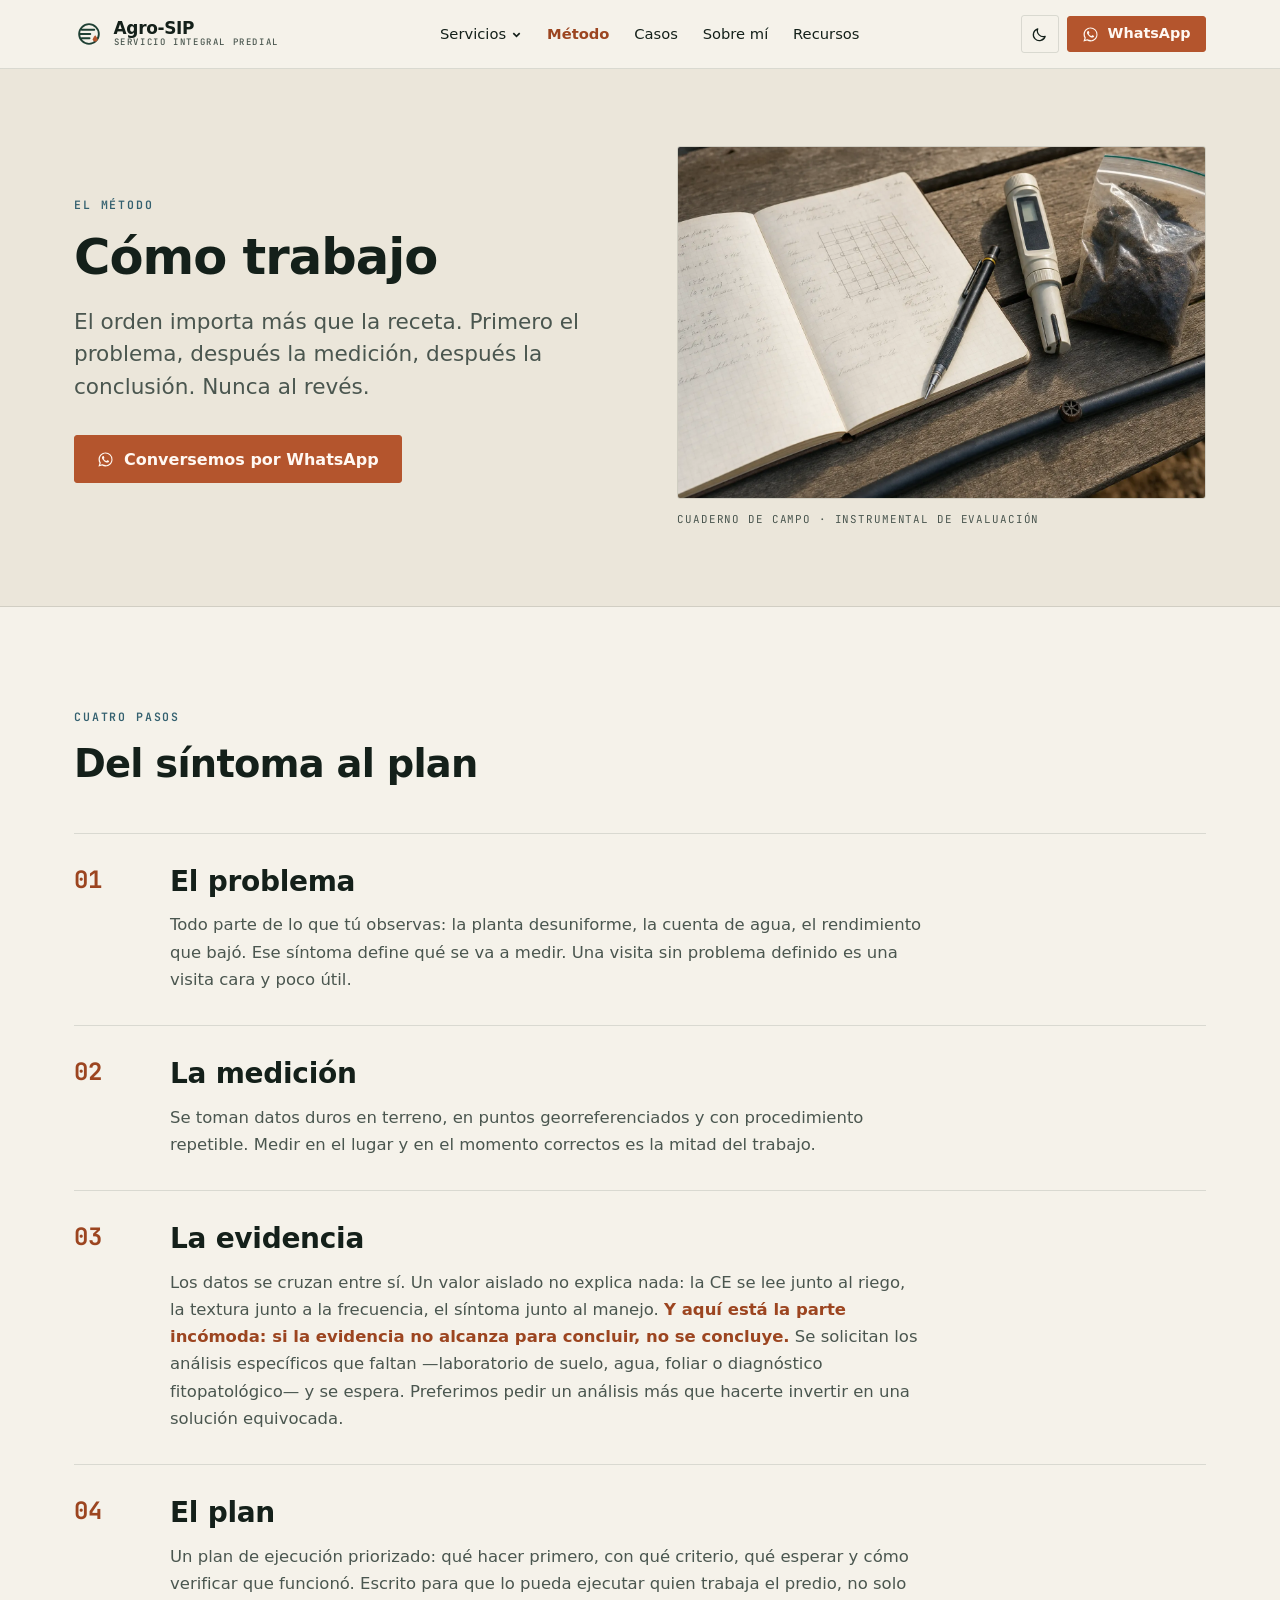
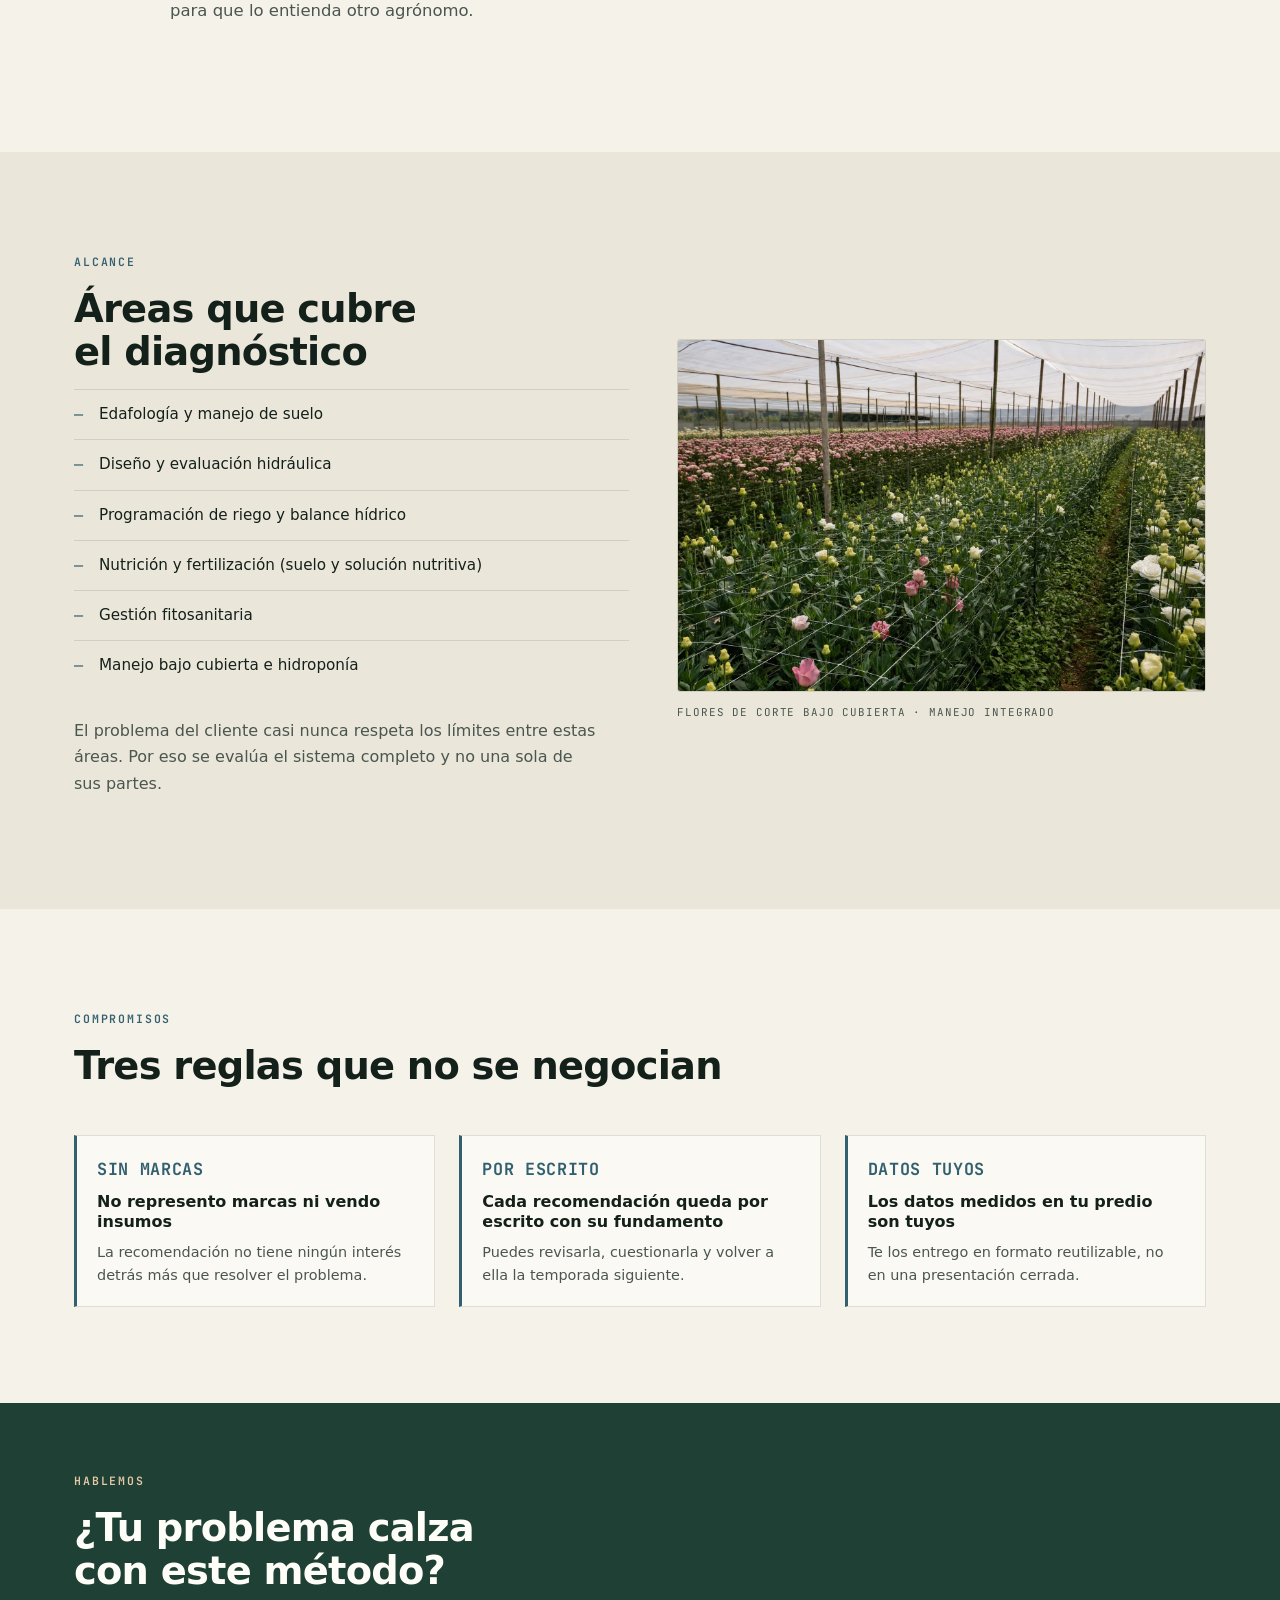
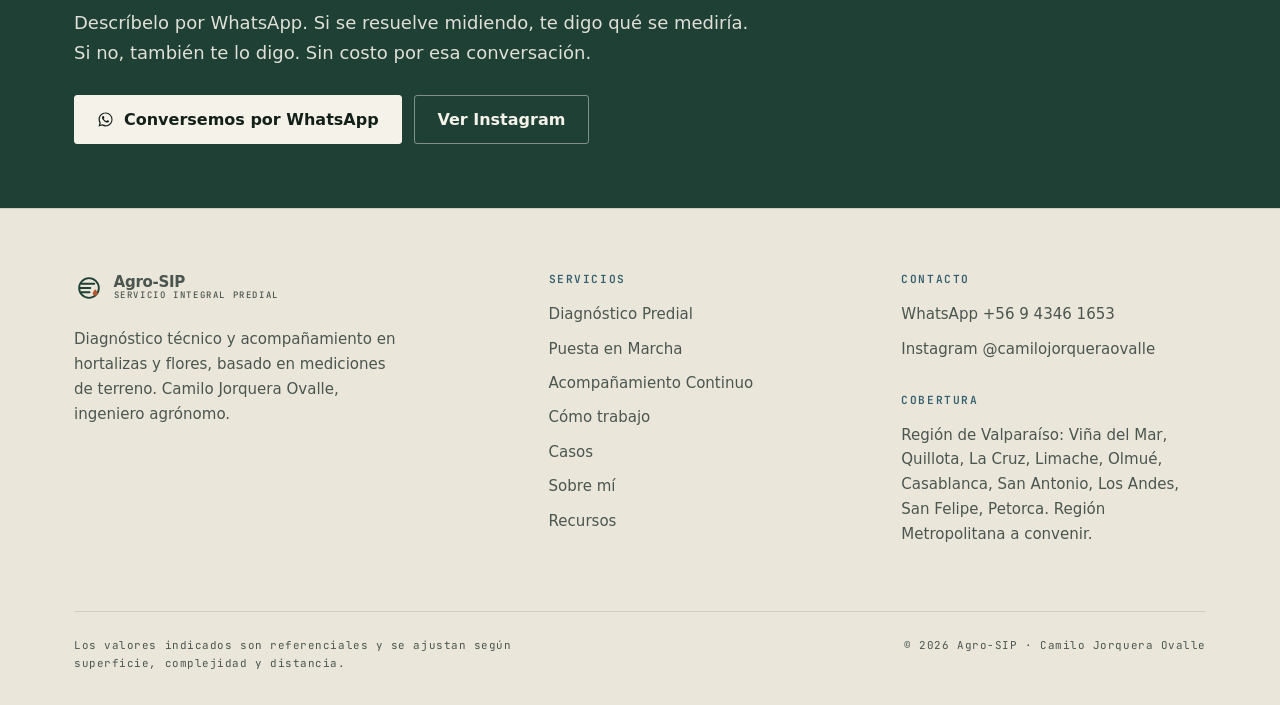
<file: metodo.html>
<!DOCTYPE html>
<html lang="es-CL">
<head>
<meta charset="utf-8">
<meta name="viewport" content="width=device-width, initial-scale=1">
<title>Cómo trabajo: método de diagnóstico agronómico basado en mediciones — Agro-SIP</title>
<meta name="description" content="Problema, medición, evidencia y plan. El método de trabajo de Agro-SIP para diagnóstico de riego, suelo, nutrición y gestión fitosanitaria en la Región de Valparaíso.">
<meta name="author" content="Camilo Jorquera Ovalle">
<meta property="og:title" content="Cómo trabajo: método de diagnóstico agronómico basado en mediciones — Agro-SIP">
<meta property="og:description" content="Problema, medición, evidencia y plan. El método de trabajo de Agro-SIP para diagnóstico de riego, suelo, nutrición y gestión fitosanitaria en la Región de Valparaíso.">
<meta property="og:type" content="website">
<meta property="og:locale" content="es_CL">
<link rel="icon" href="favicon.svg" type="image/svg+xml">
<link rel="preconnect" href="https://api.fontshare.com">
<link rel="preconnect" href="https://fonts.googleapis.com">
<link rel="preconnect" href="https://fonts.gstatic.com" crossorigin>
<link rel="stylesheet" href="https://api.fontshare.com/v2/css?f[]=satoshi@400,500,700&display=swap">
<link rel="stylesheet" href="https://fonts.googleapis.com/css2?family=JetBrains+Mono:wght@400;500;700&display=swap">
<link rel="stylesheet" href="assets/css/estilos.css">
<script>(function(){var m=document.cookie.match(/(?:^|; )agrosip_tema=(claro|oscuro)/);if(m)document.documentElement.setAttribute('data-tema',m[1]);})();</script>

</head>
<body>
<a class="saltar" href="#contenido">Saltar al contenido</a>
<header class="cabecera cabecera--fija" data-menu="cerrado">
  <div class="contenedor cabecera__inner">
    <a class="marca-logo" href="index.html" aria-label="Agro-SIP — inicio">
      <svg width="30" height="30" viewBox="0 0 32 32" fill="none" role="img" aria-label="Agro-SIP"><g stroke="currentColor" stroke-width="2" stroke-linecap="round"><circle cx="16" cy="16" r="10.5"/><path d="M8.2 11.5h13.4"/><path d="M6.2 16h11.2"/><path d="M8.2 20.5h8.4"/></g><path d="M22.6 17.2c1.7 2.1 2.6 3.4 2.6 4.5a2.6 2.6 0 0 1-5.2 0c0-1.1.9-2.4 2.6-4.5z" fill="#B4552D"/></svg>
      <span class="marca-logo__txt">Agro-SIP<span class="marca-logo__bajada">Servicio Integral Predial</span></span>
    </a>
    <nav class="nav" aria-label="Navegación principal">
      <div class="desplegable" data-abierto="false">
        <button class="desplegable__btn" type="button" aria-expanded="false">Servicios
          <svg width="11" height="11" viewBox="0 0 12 12" fill="none" stroke="currentColor" stroke-width="1.8" aria-hidden="true"><path d="M2.5 4.5 6 8l3.5-3.5"/></svg>
        </button>
        <div class="desplegable__menu"><a href="diagnostico.html">Diagnóstico Predial</a><a href="puesta-en-marcha.html">Puesta en Marcha</a><a href="acompanamiento.html">Acompañamiento Continuo</a></div>
      </div>
      <a href="metodo.html" aria-current="page">Método</a><a href="casos.html">Casos</a><a href="sobre-mi.html">Sobre mí</a><a href="recursos.html">Recursos</a>
      <a class="boton boton--wa" href="https://wa.me/56943461653?text=Hola%20Camilo%2C%20quiero%20una%20evaluaci%C3%B3n%20t%C3%A9cnica%20de%20mi%20predio" target="_blank" rel="noopener"><svg width="17" height="17" viewBox="0 0 24 24" fill="currentColor" aria-hidden="true"><path d="M12.04 2C6.6 2 2.2 6.4 2.2 11.84c0 1.86.5 3.62 1.4 5.15L2 22l5.16-1.55a9.8 9.8 0 0 0 4.88 1.29h.01c5.43 0 9.84-4.4 9.84-9.84A9.78 9.78 0 0 0 12.04 2zm0 17.9h-.01a8.2 8.2 0 0 1-4.16-1.14l-.3-.18-3.06.92.92-2.99-.2-.31a8.14 8.14 0 0 1-1.25-4.36c0-4.51 3.68-8.18 8.2-8.18a8.14 8.14 0 0 1 5.79 2.4 8.1 8.1 0 0 1 2.4 5.79c0 4.51-3.68 8.18-8.19 8.18zm4.5-6.13c-.25-.12-1.46-.72-1.68-.8-.23-.09-.39-.13-.56.12-.16.25-.63.8-.78.96-.14.17-.28.19-.53.06-.25-.12-1.04-.38-1.98-1.22-.73-.65-1.23-1.46-1.37-1.71-.14-.25-.02-.38.11-.5.11-.11.25-.29.37-.44.13-.14.17-.25.25-.41.09-.17.04-.31-.02-.44-.06-.12-.56-1.34-.76-1.84-.2-.48-.4-.42-.56-.43h-.48c-.16 0-.43.06-.65.31-.23.25-.86.84-.86 2.05s.88 2.38 1 2.54c.13.17 1.74 2.65 4.2 3.72.59.25 1.05.4 1.4.52.59.18 1.13.16 1.55.1.48-.07 1.46-.6 1.66-1.17.21-.58.21-1.07.15-1.18-.06-.1-.23-.16-.48-.29z"/></svg><span>WhatsApp</span></a>
    </nav>
    <div class="acciones-cabecera">
      <button class="boton-tema" type="button" aria-label="Cambiar tema"></button>
      <a class="boton boton--wa" href="https://wa.me/56943461653?text=Hola%20Camilo%2C%20quiero%20una%20evaluaci%C3%B3n%20t%C3%A9cnica%20de%20mi%20predio" target="_blank" rel="noopener"><svg width="17" height="17" viewBox="0 0 24 24" fill="currentColor" aria-hidden="true"><path d="M12.04 2C6.6 2 2.2 6.4 2.2 11.84c0 1.86.5 3.62 1.4 5.15L2 22l5.16-1.55a9.8 9.8 0 0 0 4.88 1.29h.01c5.43 0 9.84-4.4 9.84-9.84A9.78 9.78 0 0 0 12.04 2zm0 17.9h-.01a8.2 8.2 0 0 1-4.16-1.14l-.3-.18-3.06.92.92-2.99-.2-.31a8.14 8.14 0 0 1-1.25-4.36c0-4.51 3.68-8.18 8.2-8.18a8.14 8.14 0 0 1 5.79 2.4 8.1 8.1 0 0 1 2.4 5.79c0 4.51-3.68 8.18-8.19 8.18zm4.5-6.13c-.25-.12-1.46-.72-1.68-.8-.23-.09-.39-.13-.56.12-.16.25-.63.8-.78.96-.14.17-.28.19-.53.06-.25-.12-1.04-.38-1.98-1.22-.73-.65-1.23-1.46-1.37-1.71-.14-.25-.02-.38.11-.5.11-.11.25-.29.37-.44.13-.14.17-.25.25-.41.09-.17.04-.31-.02-.44-.06-.12-.56-1.34-.76-1.84-.2-.48-.4-.42-.56-.43h-.48c-.16 0-.43.06-.65.31-.23.25-.86.84-.86 2.05s.88 2.38 1 2.54c.13.17 1.74 2.65 4.2 3.72.59.25 1.05.4 1.4.52.59.18 1.13.16 1.55.1.48-.07 1.46-.6 1.66-1.17.21-.58.21-1.07.15-1.18-.06-.1-.23-.16-.48-.29z"/></svg><span>WhatsApp</span></a>
      <button class="hamburguesa" type="button" aria-label="Abrir menú" aria-expanded="false">
        <svg width="20" height="20" viewBox="0 0 24 24" fill="none" stroke="currentColor" stroke-width="1.9" stroke-linecap="round" aria-hidden="true"><path d="M3 6h18M3 12h18M3 18h18"/></svg>
      </button>
    </div>
  </div>
</header>
<main id="contenido">

<section class="hero-corto">
  <div class="contenedor">
    <div class="duo">
      <div>
        <span class="etiqueta">El método</span>
        <h1>Cómo trabajo</h1>
        <p class="bajada">El orden importa más que la receta. Primero el problema, después la medición, después la conclusión. Nunca al revés.</p>
        <div class="grupo-botones" style="margin-top:2rem"><a class="boton boton--wa" href="https://wa.me/56943461653?text=Hola%20Camilo%2C%20quiero%20una%20evaluaci%C3%B3n%20t%C3%A9cnica%20de%20mi%20predio" target="_blank" rel="noopener"><svg width="17" height="17" viewBox="0 0 24 24" fill="currentColor" aria-hidden="true"><path d="M12.04 2C6.6 2 2.2 6.4 2.2 11.84c0 1.86.5 3.62 1.4 5.15L2 22l5.16-1.55a9.8 9.8 0 0 0 4.88 1.29h.01c5.43 0 9.84-4.4 9.84-9.84A9.78 9.78 0 0 0 12.04 2zm0 17.9h-.01a8.2 8.2 0 0 1-4.16-1.14l-.3-.18-3.06.92.92-2.99-.2-.31a8.14 8.14 0 0 1-1.25-4.36c0-4.51 3.68-8.18 8.2-8.18a8.14 8.14 0 0 1 5.79 2.4 8.1 8.1 0 0 1 2.4 5.79c0 4.51-3.68 8.18-8.19 8.18zm4.5-6.13c-.25-.12-1.46-.72-1.68-.8-.23-.09-.39-.13-.56.12-.16.25-.63.8-.78.96-.14.17-.28.19-.53.06-.25-.12-1.04-.38-1.98-1.22-.73-.65-1.23-1.46-1.37-1.71-.14-.25-.02-.38.11-.5.11-.11.25-.29.37-.44.13-.14.17-.25.25-.41.09-.17.04-.31-.02-.44-.06-.12-.56-1.34-.76-1.84-.2-.48-.4-.42-.56-.43h-.48c-.16 0-.43.06-.65.31-.23.25-.86.84-.86 2.05s.88 2.38 1 2.54c.13.17 1.74 2.65 4.2 3.72.59.25 1.05.4 1.4.52.59.18 1.13.16 1.55.1.48-.07 1.46-.6 1.66-1.17.21-.58.21-1.07.15-1.18-.06-.1-.23-.16-.48-.29z"/></svg><span>Conversemos por WhatsApp</span></a></div>
      </div>
      <figure class="duo__media">
        <img src="assets/img/cuaderno-instrumentos.webp" width="1536" height="1024" alt="Cuaderno de campo con anotaciones técnicas, medidor de CE y pH, bolsa de muestra de suelo y un trozo de cinta de goteo sobre una mesa de madera.">
        <figcaption class="figura-pie">Cuaderno de campo · instrumental de evaluación</figcaption>
      </figure>
    </div>
  </div>
</section>

<section class="seccion">
  <div class="contenedor">
    <div class="encabezado-seccion aparece">
      <span class="etiqueta">Cuatro pasos</span>
      <h2>Del síntoma al plan</h2>
    </div>
    <div class="paso aparece" data-retraso="0.00">
      <span class="paso__num">01</span>
      <div><h3 style="font-size:var(--text-2xl);margin-bottom:.9rem">El problema</h3><p style="font-size:1.03rem">Todo parte de lo que tú observas: la planta desuniforme, la cuenta de agua, el rendimiento que bajó. Ese síntoma define qué se va a medir. Una visita sin problema definido es una visita cara y poco útil.</p></div>
    </div><div class="paso aparece" data-retraso="0.05">
      <span class="paso__num">02</span>
      <div><h3 style="font-size:var(--text-2xl);margin-bottom:.9rem">La medición</h3><p style="font-size:1.03rem">Se toman datos duros en terreno, en puntos georreferenciados y con procedimiento repetible. Medir en el lugar y en el momento correctos es la mitad del trabajo.</p></div>
    </div><div class="paso aparece" data-retraso="0.10">
      <span class="paso__num">03</span>
      <div><h3 style="font-size:var(--text-2xl);margin-bottom:.9rem">La evidencia</h3><p style="font-size:1.03rem">Los datos se cruzan entre sí. Un valor aislado no explica nada: la CE se lee junto al riego, la textura junto a la frecuencia, el síntoma junto al manejo. <strong class="destacado">Y aquí está la parte incómoda: si la evidencia no alcanza para concluir, no se concluye.</strong> Se solicitan los análisis específicos que faltan —laboratorio de suelo, agua, foliar o diagnóstico fitopatológico— y se espera. Preferimos pedir un análisis más que hacerte invertir en una solución equivocada.</p></div>
    </div><div class="paso aparece" data-retraso="0.15">
      <span class="paso__num">04</span>
      <div><h3 style="font-size:var(--text-2xl);margin-bottom:.9rem">El plan</h3><p style="font-size:1.03rem">Un plan de ejecución priorizado: qué hacer primero, con qué criterio, qué esperar y cómo verificar que funcionó. Escrito para que lo pueda ejecutar quien trabaja el predio, no solo para que lo entienda otro agrónomo.</p></div>
    </div>
  </div>
</section>

<section class="seccion seccion--alt">
  <div class="contenedor">
    <div class="duo">
      <div>
        <span class="etiqueta">Alcance</span>
        <h2>Áreas que cubre el diagnóstico</h2>
        <ul class="lista-datos aparece"><li>Edafología y manejo de suelo</li><li>Diseño y evaluación hidráulica</li><li>Programación de riego y balance hídrico</li><li>Nutrición y fertilización (suelo y solución nutritiva)</li><li>Gestión fitosanitaria</li><li>Manejo bajo cubierta e hidroponía</li></ul>
        <p style="margin-top:1.75rem;color:var(--texto-suave)" class="medida">El problema del cliente casi nunca respeta los límites entre estas áreas. Por eso se evalúa el sistema completo y no una sola de sus partes.</p>
      </div>
      <figure class="duo__media aparece">
        <img src="assets/img/flores-corte.webp" width="1536" height="1024" loading="lazy" alt="Camas de flores de corte creciendo a través de mallas de soporte bajo una cubierta de invernadero con luz natural difusa.">
        <figcaption class="figura-pie">Flores de corte bajo cubierta · manejo integrado</figcaption>
      </figure>
    </div>
  </div>
</section>

<section class="seccion">
  <div class="contenedor">
    <div class="encabezado-seccion aparece">
      <span class="etiqueta">Compromisos</span>
      <h2>Tres reglas que no se negocian</h2>
    </div>
    <div class="rejilla rejilla--3"><div class="ficha aparece" data-retraso="0.00"><span class="ficha__clave">SIN MARCAS</span><span class="ficha__nombre">No represento marcas ni vendo insumos</span><p>La recomendación no tiene ningún interés detrás más que resolver el problema.</p></div><div class="ficha aparece" data-retraso="0.06"><span class="ficha__clave">POR ESCRITO</span><span class="ficha__nombre">Cada recomendación queda por escrito con su fundamento</span><p>Puedes revisarla, cuestionarla y volver a ella la temporada siguiente.</p></div><div class="ficha aparece" data-retraso="0.12"><span class="ficha__clave">DATOS TUYOS</span><span class="ficha__nombre">Los datos medidos en tu predio son tuyos</span><p>Te los entrego en formato reutilizable, no en una presentación cerrada.</p></div></div>
  </div>
</section>

<section class="banda-cta">
  <div class="contenedor">
    <span class="etiqueta">HABLEMOS</span>
    <h2>¿Tu problema calza con este método?</h2>
    <p>Descríbelo por WhatsApp. Si se resuelve midiendo, te digo qué se mediría. Si no, también te lo digo. Sin costo por esa conversación.</p>
    <div class="grupo-botones" style="margin-top:1.75rem">
      <a class="boton boton--claro" href="https://wa.me/56943461653?text=Hola%20Camilo%2C%20quiero%20una%20evaluaci%C3%B3n%20t%C3%A9cnica%20de%20mi%20predio" target="_blank" rel="noopener"><svg width="17" height="17" viewBox="0 0 24 24" fill="currentColor" aria-hidden="true"><path d="M12.04 2C6.6 2 2.2 6.4 2.2 11.84c0 1.86.5 3.62 1.4 5.15L2 22l5.16-1.55a9.8 9.8 0 0 0 4.88 1.29h.01c5.43 0 9.84-4.4 9.84-9.84A9.78 9.78 0 0 0 12.04 2zm0 17.9h-.01a8.2 8.2 0 0 1-4.16-1.14l-.3-.18-3.06.92.92-2.99-.2-.31a8.14 8.14 0 0 1-1.25-4.36c0-4.51 3.68-8.18 8.2-8.18a8.14 8.14 0 0 1 5.79 2.4 8.1 8.1 0 0 1 2.4 5.79c0 4.51-3.68 8.18-8.19 8.18zm4.5-6.13c-.25-.12-1.46-.72-1.68-.8-.23-.09-.39-.13-.56.12-.16.25-.63.8-.78.96-.14.17-.28.19-.53.06-.25-.12-1.04-.38-1.98-1.22-.73-.65-1.23-1.46-1.37-1.71-.14-.25-.02-.38.11-.5.11-.11.25-.29.37-.44.13-.14.17-.25.25-.41.09-.17.04-.31-.02-.44-.06-.12-.56-1.34-.76-1.84-.2-.48-.4-.42-.56-.43h-.48c-.16 0-.43.06-.65.31-.23.25-.86.84-.86 2.05s.88 2.38 1 2.54c.13.17 1.74 2.65 4.2 3.72.59.25 1.05.4 1.4.52.59.18 1.13.16 1.55.1.48-.07 1.46-.6 1.66-1.17.21-.58.21-1.07.15-1.18-.06-.1-.23-.16-.48-.29z"/></svg><span>Conversemos por WhatsApp</span></a>
      <a class="boton boton--fantasma" href="https://instagram.com/camilojorqueraovalle" target="_blank" rel="noopener">Ver Instagram</a>
    </div>
  </div>
</section>

</main>
<footer class="pie">
  <div class="contenedor">
    <div class="pie__inner">
      <div>
        <a class="marca-logo" href="index.html" aria-label="Agro-SIP — inicio">
          <svg width="30" height="30" viewBox="0 0 32 32" fill="none" role="img" aria-label="Agro-SIP"><g stroke="currentColor" stroke-width="2" stroke-linecap="round"><circle cx="16" cy="16" r="10.5"/><path d="M8.2 11.5h13.4"/><path d="M6.2 16h11.2"/><path d="M8.2 20.5h8.4"/></g><path d="M22.6 17.2c1.7 2.1 2.6 3.4 2.6 4.5a2.6 2.6 0 0 1-5.2 0c0-1.1.9-2.4 2.6-4.5z" fill="#B4552D"/></svg>
          <span class="marca-logo__txt">Agro-SIP<span class="marca-logo__bajada">Servicio Integral Predial</span></span>
        </a>
        <p class="pie__resumen">Diagnóstico técnico y acompañamiento en hortalizas y flores, basado en mediciones de terreno. Camilo Jorquera Ovalle, ingeniero agrónomo.</p>
      </div>
      <div>
        <h4>Servicios</h4>
        <ul>
          <li><a href="diagnostico.html">Diagnóstico Predial</a></li>
          <li><a href="puesta-en-marcha.html">Puesta en Marcha</a></li>
          <li><a href="acompanamiento.html">Acompañamiento Continuo</a></li>
          <li><a href="metodo.html">Cómo trabajo</a></li>
          <li><a href="casos.html">Casos</a></li>
          <li><a href="sobre-mi.html">Sobre mí</a></li>
          <li><a href="recursos.html">Recursos</a></li>
        </ul>
      </div>
      <div>
        <h4>Contacto</h4>
        <ul>
          <li><a href="https://wa.me/56943461653?text=Hola%20Camilo%2C%20quiero%20una%20evaluaci%C3%B3n%20t%C3%A9cnica%20de%20mi%20predio" target="_blank" rel="noopener">WhatsApp +56 9 4346 1653</a></li>
          <li><a href="https://instagram.com/camilojorqueraovalle" target="_blank" rel="noopener">Instagram @camilojorqueraovalle</a></li>
        </ul>
        <h4 style="margin-top:2rem">Cobertura</h4>
        <p class="pie__resumen" style="margin-top:0">Región de Valparaíso: Viña del Mar, Quillota, La Cruz, Limache, Olmué, Casablanca, San Antonio, Los Andes, San Felipe, Petorca. Región Metropolitana a convenir.</p>
      </div>
    </div>
    <div class="pie__legal">
      <p>Los valores indicados son referenciales y se ajustan según superficie, complejidad y distancia.</p>
      <p>© 2026 Agro-SIP · Camilo Jorquera Ovalle</p>
    </div>
  </div>
</footer>
<script src="assets/js/sitio.js" defer></script>
</body>
</html>
</file>
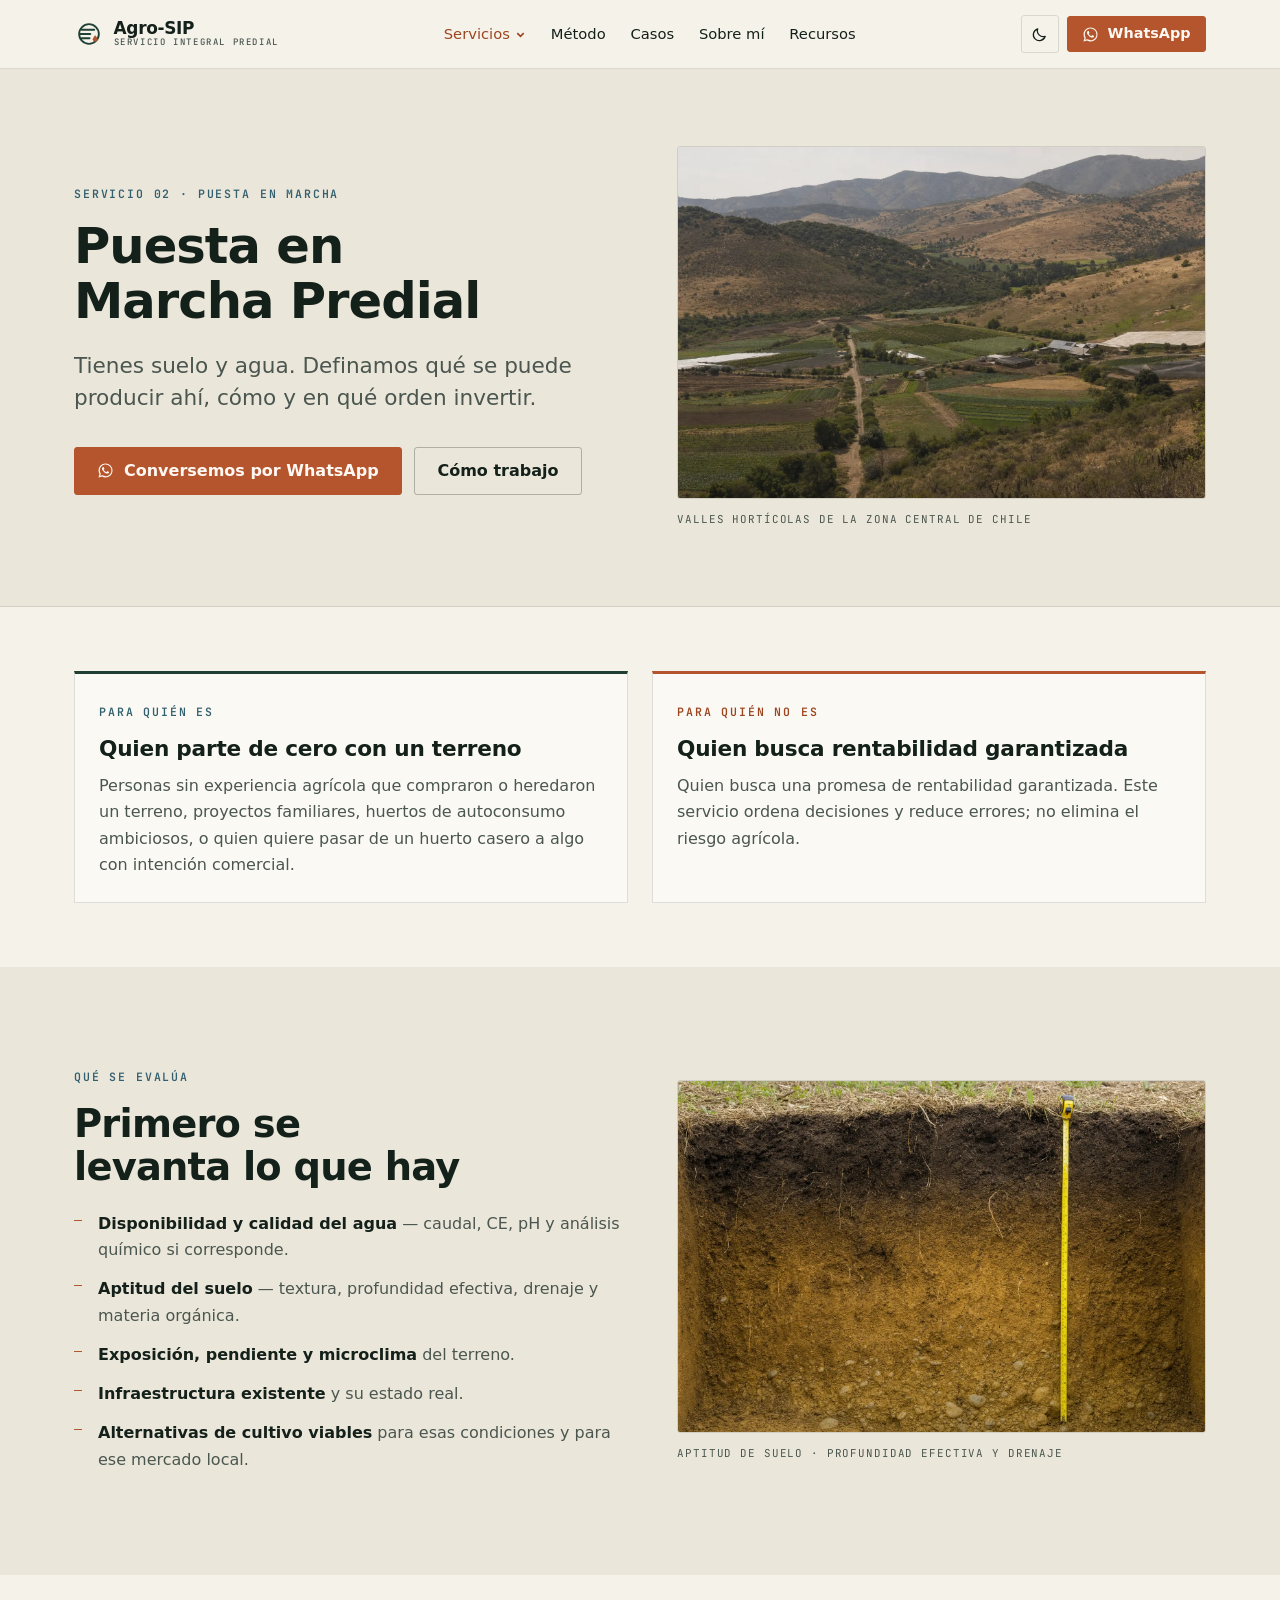
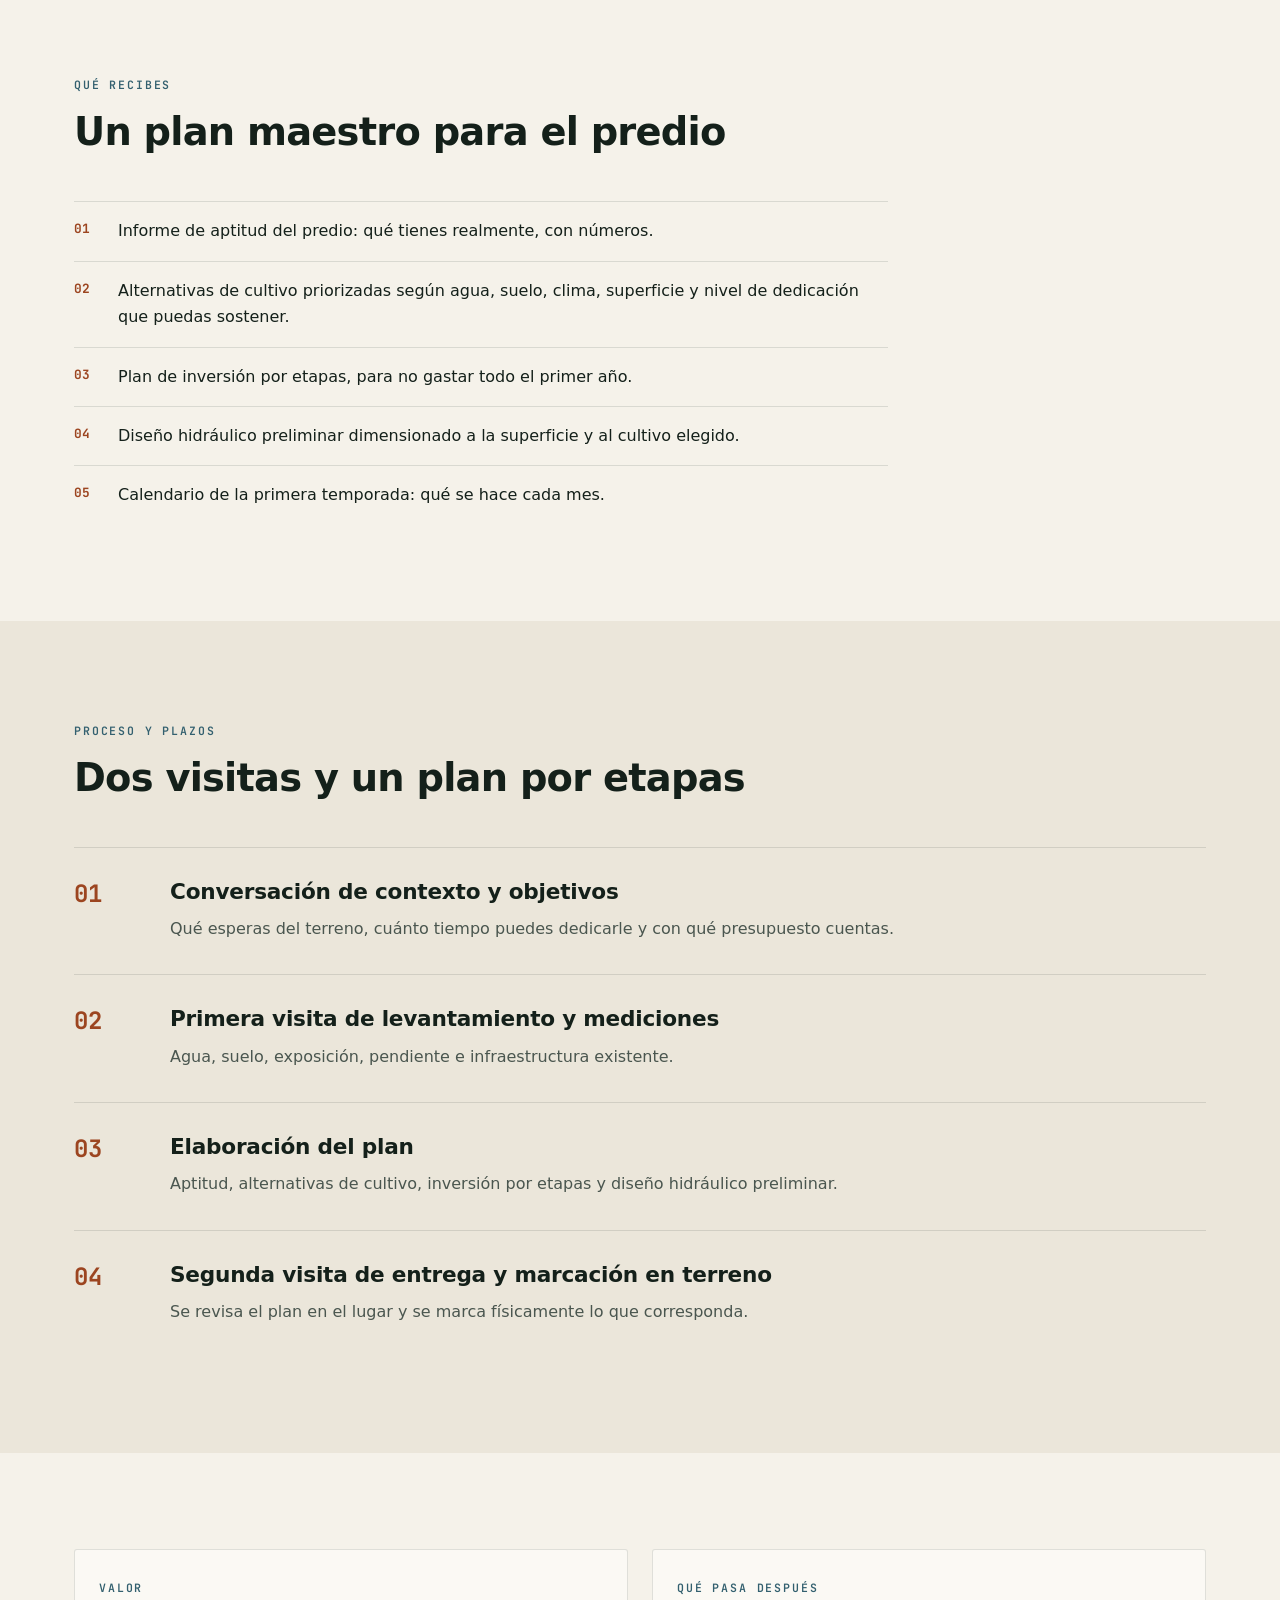
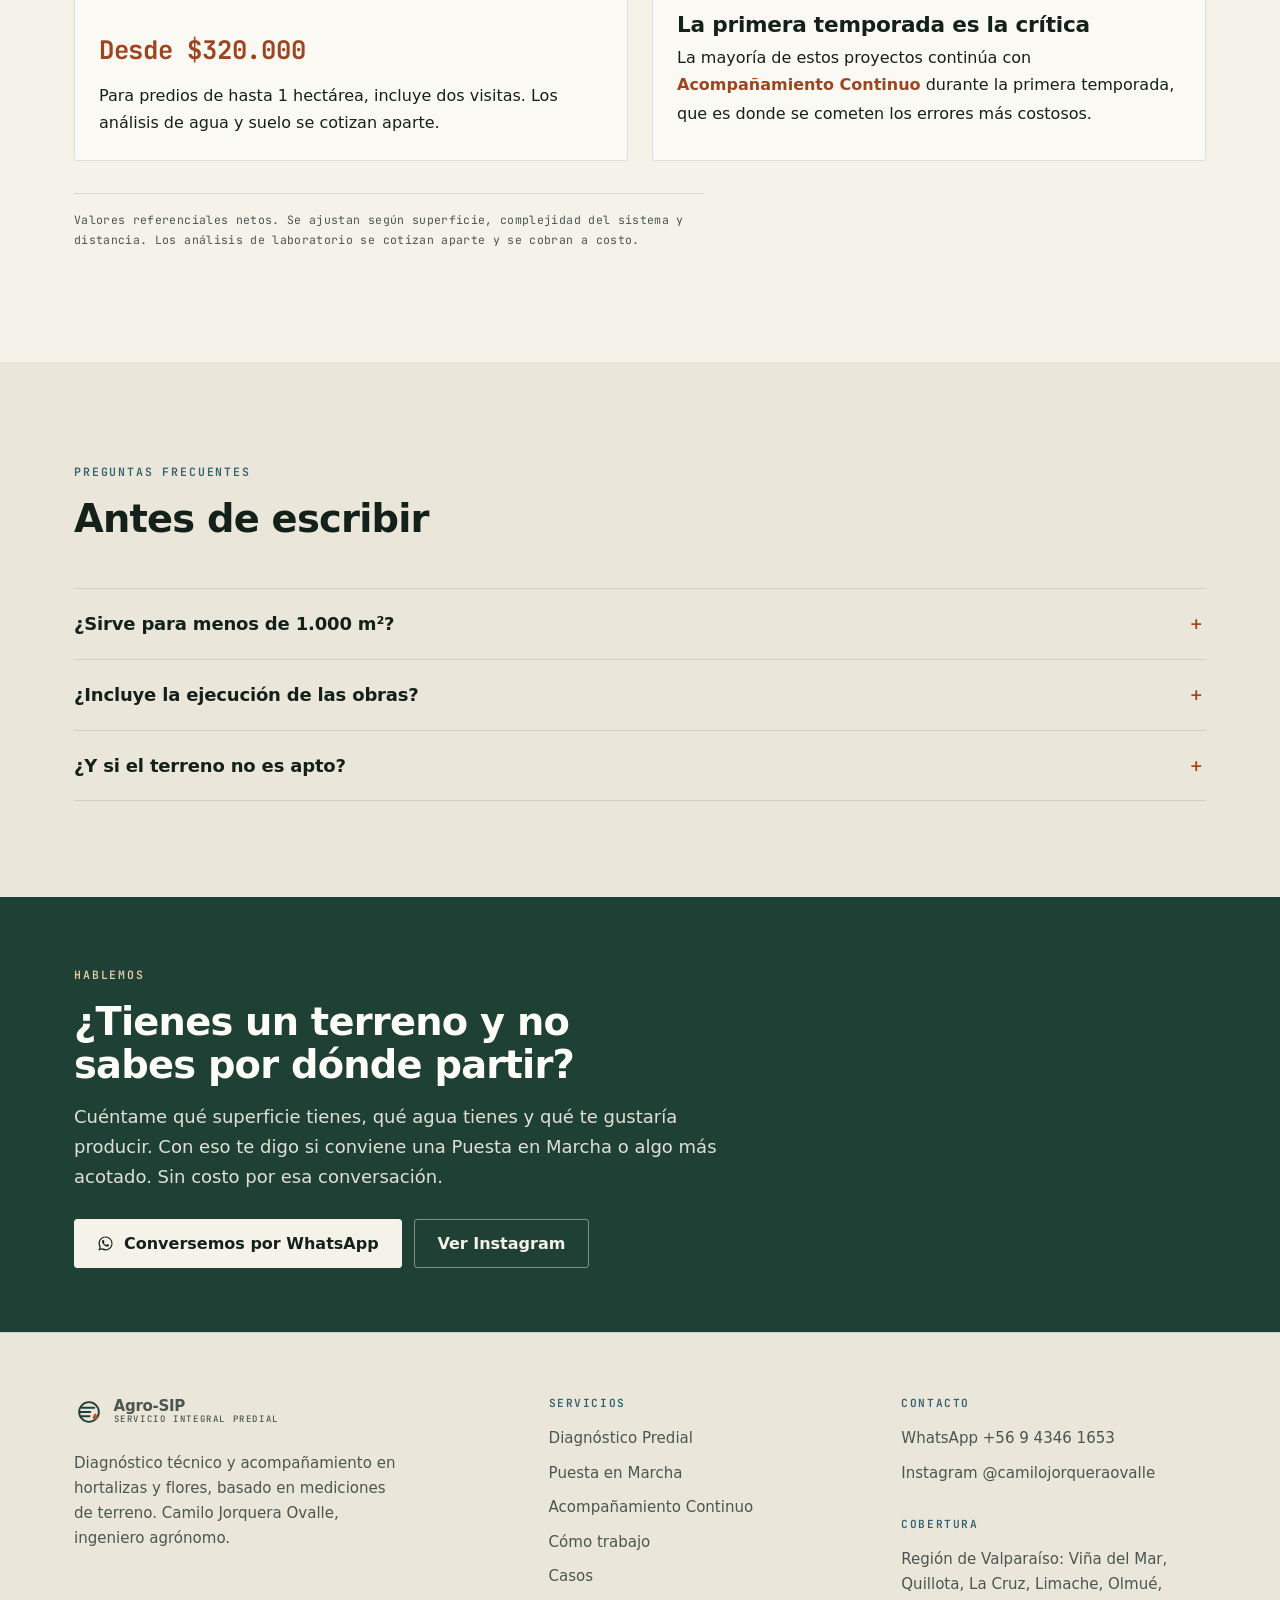
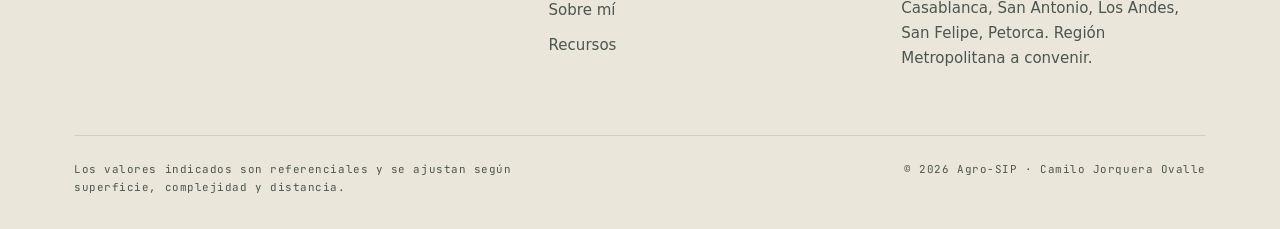
<file: puesta-en-marcha.html>
<!DOCTYPE html>
<html lang="es-CL">
<head>
<meta charset="utf-8">
<meta name="viewport" content="width=device-width, initial-scale=1">
<title>Puesta en marcha de un predio agrícola en la Región de Valparaíso — Agro-SIP</title>
<meta name="description" content="Plan maestro para terrenos sin historial productivo: aptitud de suelo y agua, alternativas de cultivo, inversión por etapas y diseño hidráulico preliminar en la Región de Valparaíso.">
<meta name="author" content="Camilo Jorquera Ovalle">
<meta property="og:title" content="Puesta en marcha de un predio agrícola en la Región de Valparaíso — Agro-SIP">
<meta property="og:description" content="Plan maestro para terrenos sin historial productivo: aptitud de suelo y agua, alternativas de cultivo, inversión por etapas y diseño hidráulico preliminar en la Región de Valparaíso.">
<meta property="og:type" content="website">
<meta property="og:locale" content="es_CL">
<link rel="icon" href="favicon.svg" type="image/svg+xml">
<link rel="preconnect" href="https://api.fontshare.com">
<link rel="preconnect" href="https://fonts.googleapis.com">
<link rel="preconnect" href="https://fonts.gstatic.com" crossorigin>
<link rel="stylesheet" href="https://api.fontshare.com/v2/css?f[]=satoshi@400,500,700&display=swap">
<link rel="stylesheet" href="https://fonts.googleapis.com/css2?family=JetBrains+Mono:wght@400;500;700&display=swap">
<link rel="stylesheet" href="assets/css/estilos.css">
<script>(function(){var m=document.cookie.match(/(?:^|; )agrosip_tema=(claro|oscuro)/);if(m)document.documentElement.setAttribute('data-tema',m[1]);})();</script>

</head>
<body>
<a class="saltar" href="#contenido">Saltar al contenido</a>
<header class="cabecera cabecera--fija" data-menu="cerrado">
  <div class="contenedor cabecera__inner">
    <a class="marca-logo" href="index.html" aria-label="Agro-SIP — inicio">
      <svg width="30" height="30" viewBox="0 0 32 32" fill="none" role="img" aria-label="Agro-SIP"><g stroke="currentColor" stroke-width="2" stroke-linecap="round"><circle cx="16" cy="16" r="10.5"/><path d="M8.2 11.5h13.4"/><path d="M6.2 16h11.2"/><path d="M8.2 20.5h8.4"/></g><path d="M22.6 17.2c1.7 2.1 2.6 3.4 2.6 4.5a2.6 2.6 0 0 1-5.2 0c0-1.1.9-2.4 2.6-4.5z" fill="#B4552D"/></svg>
      <span class="marca-logo__txt">Agro-SIP<span class="marca-logo__bajada">Servicio Integral Predial</span></span>
    </a>
    <nav class="nav" aria-label="Navegación principal">
      <div class="desplegable" data-abierto="false">
        <button class="desplegable__btn" type="button" aria-expanded="false" style="color:var(--acento-txt)">Servicios
          <svg width="11" height="11" viewBox="0 0 12 12" fill="none" stroke="currentColor" stroke-width="1.8" aria-hidden="true"><path d="M2.5 4.5 6 8l3.5-3.5"/></svg>
        </button>
        <div class="desplegable__menu"><a href="diagnostico.html">Diagnóstico Predial</a><a href="puesta-en-marcha.html" aria-current="page">Puesta en Marcha</a><a href="acompanamiento.html">Acompañamiento Continuo</a></div>
      </div>
      <a href="metodo.html">Método</a><a href="casos.html">Casos</a><a href="sobre-mi.html">Sobre mí</a><a href="recursos.html">Recursos</a>
      <a class="boton boton--wa" href="https://wa.me/56943461653?text=Hola%20Camilo%2C%20quiero%20una%20evaluaci%C3%B3n%20t%C3%A9cnica%20de%20mi%20predio" target="_blank" rel="noopener"><svg width="17" height="17" viewBox="0 0 24 24" fill="currentColor" aria-hidden="true"><path d="M12.04 2C6.6 2 2.2 6.4 2.2 11.84c0 1.86.5 3.62 1.4 5.15L2 22l5.16-1.55a9.8 9.8 0 0 0 4.88 1.29h.01c5.43 0 9.84-4.4 9.84-9.84A9.78 9.78 0 0 0 12.04 2zm0 17.9h-.01a8.2 8.2 0 0 1-4.16-1.14l-.3-.18-3.06.92.92-2.99-.2-.31a8.14 8.14 0 0 1-1.25-4.36c0-4.51 3.68-8.18 8.2-8.18a8.14 8.14 0 0 1 5.79 2.4 8.1 8.1 0 0 1 2.4 5.79c0 4.51-3.68 8.18-8.19 8.18zm4.5-6.13c-.25-.12-1.46-.72-1.68-.8-.23-.09-.39-.13-.56.12-.16.25-.63.8-.78.96-.14.17-.28.19-.53.06-.25-.12-1.04-.38-1.98-1.22-.73-.65-1.23-1.46-1.37-1.71-.14-.25-.02-.38.11-.5.11-.11.25-.29.37-.44.13-.14.17-.25.25-.41.09-.17.04-.31-.02-.44-.06-.12-.56-1.34-.76-1.84-.2-.48-.4-.42-.56-.43h-.48c-.16 0-.43.06-.65.31-.23.25-.86.84-.86 2.05s.88 2.38 1 2.54c.13.17 1.74 2.65 4.2 3.72.59.25 1.05.4 1.4.52.59.18 1.13.16 1.55.1.48-.07 1.46-.6 1.66-1.17.21-.58.21-1.07.15-1.18-.06-.1-.23-.16-.48-.29z"/></svg><span>WhatsApp</span></a>
    </nav>
    <div class="acciones-cabecera">
      <button class="boton-tema" type="button" aria-label="Cambiar tema"></button>
      <a class="boton boton--wa" href="https://wa.me/56943461653?text=Hola%20Camilo%2C%20quiero%20una%20evaluaci%C3%B3n%20t%C3%A9cnica%20de%20mi%20predio" target="_blank" rel="noopener"><svg width="17" height="17" viewBox="0 0 24 24" fill="currentColor" aria-hidden="true"><path d="M12.04 2C6.6 2 2.2 6.4 2.2 11.84c0 1.86.5 3.62 1.4 5.15L2 22l5.16-1.55a9.8 9.8 0 0 0 4.88 1.29h.01c5.43 0 9.84-4.4 9.84-9.84A9.78 9.78 0 0 0 12.04 2zm0 17.9h-.01a8.2 8.2 0 0 1-4.16-1.14l-.3-.18-3.06.92.92-2.99-.2-.31a8.14 8.14 0 0 1-1.25-4.36c0-4.51 3.68-8.18 8.2-8.18a8.14 8.14 0 0 1 5.79 2.4 8.1 8.1 0 0 1 2.4 5.79c0 4.51-3.68 8.18-8.19 8.18zm4.5-6.13c-.25-.12-1.46-.72-1.68-.8-.23-.09-.39-.13-.56.12-.16.25-.63.8-.78.96-.14.17-.28.19-.53.06-.25-.12-1.04-.38-1.98-1.22-.73-.65-1.23-1.46-1.37-1.71-.14-.25-.02-.38.11-.5.11-.11.25-.29.37-.44.13-.14.17-.25.25-.41.09-.17.04-.31-.02-.44-.06-.12-.56-1.34-.76-1.84-.2-.48-.4-.42-.56-.43h-.48c-.16 0-.43.06-.65.31-.23.25-.86.84-.86 2.05s.88 2.38 1 2.54c.13.17 1.74 2.65 4.2 3.72.59.25 1.05.4 1.4.52.59.18 1.13.16 1.55.1.48-.07 1.46-.6 1.66-1.17.21-.58.21-1.07.15-1.18-.06-.1-.23-.16-.48-.29z"/></svg><span>WhatsApp</span></a>
      <button class="hamburguesa" type="button" aria-label="Abrir menú" aria-expanded="false">
        <svg width="20" height="20" viewBox="0 0 24 24" fill="none" stroke="currentColor" stroke-width="1.9" stroke-linecap="round" aria-hidden="true"><path d="M3 6h18M3 12h18M3 18h18"/></svg>
      </button>
    </div>
  </div>
</header>
<main id="contenido">

<section class="hero-corto">
  <div class="contenedor">
    <div class="duo">
      <div>
        <span class="etiqueta">Servicio 02 · Puesta en marcha</span>
        <h1>Puesta en Marcha Predial</h1>
        <p class="bajada">Tienes suelo y agua. Definamos qué se puede producir ahí, cómo y en qué orden invertir.</p>
        <div class="grupo-botones" style="margin-top:2rem">
          <a class="boton boton--wa" href="https://wa.me/56943461653?text=Hola%20Camilo%2C%20quiero%20una%20evaluaci%C3%B3n%20t%C3%A9cnica%20de%20mi%20predio" target="_blank" rel="noopener"><svg width="17" height="17" viewBox="0 0 24 24" fill="currentColor" aria-hidden="true"><path d="M12.04 2C6.6 2 2.2 6.4 2.2 11.84c0 1.86.5 3.62 1.4 5.15L2 22l5.16-1.55a9.8 9.8 0 0 0 4.88 1.29h.01c5.43 0 9.84-4.4 9.84-9.84A9.78 9.78 0 0 0 12.04 2zm0 17.9h-.01a8.2 8.2 0 0 1-4.16-1.14l-.3-.18-3.06.92.92-2.99-.2-.31a8.14 8.14 0 0 1-1.25-4.36c0-4.51 3.68-8.18 8.2-8.18a8.14 8.14 0 0 1 5.79 2.4 8.1 8.1 0 0 1 2.4 5.79c0 4.51-3.68 8.18-8.19 8.18zm4.5-6.13c-.25-.12-1.46-.72-1.68-.8-.23-.09-.39-.13-.56.12-.16.25-.63.8-.78.96-.14.17-.28.19-.53.06-.25-.12-1.04-.38-1.98-1.22-.73-.65-1.23-1.46-1.37-1.71-.14-.25-.02-.38.11-.5.11-.11.25-.29.37-.44.13-.14.17-.25.25-.41.09-.17.04-.31-.02-.44-.06-.12-.56-1.34-.76-1.84-.2-.48-.4-.42-.56-.43h-.48c-.16 0-.43.06-.65.31-.23.25-.86.84-.86 2.05s.88 2.38 1 2.54c.13.17 1.74 2.65 4.2 3.72.59.25 1.05.4 1.4.52.59.18 1.13.16 1.55.1.48-.07 1.46-.6 1.66-1.17.21-.58.21-1.07.15-1.18-.06-.1-.23-.16-.48-.29z"/></svg><span>Conversemos por WhatsApp</span></a>
          <a class="boton boton--linea" href="metodo.html">Cómo trabajo</a>
        </div>
      </div>
      <figure class="duo__media">
        <img src="assets/img/valle-cobertura.webp" width="1536" height="1024" alt="Valle agrícola de la Región de Valparaíso con parcelas de cultivo, invernaderos y cerros secos al fondo.">
        <figcaption class="figura-pie">Valles hortícolas de la zona central de Chile</figcaption>
      </figure>
    </div>
  </div>
</section>

<section class="seccion seccion--compacta">
  <div class="contenedor">
    <div class="dupla-criterio">
      <div class="criterio criterio--si aparece">
        <span class="etiqueta">Para quién es</span>
        <h3>Quien parte de cero con un terreno</h3>
        <p>Personas sin experiencia agrícola que compraron o heredaron un terreno, proyectos familiares, huertos de autoconsumo ambiciosos, o quien quiere pasar de un huerto casero a algo con intención comercial.</p>
      </div>
      <div class="criterio criterio--no aparece" data-retraso="0.08">
        <span class="etiqueta etiqueta--acento">Para quién no es</span>
        <h3>Quien busca rentabilidad garantizada</h3>
        <p>Quien busca una promesa de rentabilidad garantizada. Este servicio ordena decisiones y reduce errores; no elimina el riesgo agrícola.</p>
      </div>
    </div>
  </div>
</section>

<section class="seccion seccion--alt">
  <div class="contenedor">
    <div class="duo">
      <div>
        <span class="etiqueta">Qué se evalúa</span>
        <h2>Primero se levanta lo que hay</h2>
        <ul class="lista-marcada aparece"><li><strong>Disponibilidad y calidad del agua</strong> — caudal, CE, pH y análisis químico si corresponde.</li><li><strong>Aptitud del suelo</strong> — textura, profundidad efectiva, drenaje y materia orgánica.</li><li><strong>Exposición, pendiente y microclima</strong> del terreno.</li><li><strong>Infraestructura existente</strong> y su estado real.</li><li><strong>Alternativas de cultivo viables</strong> para esas condiciones y para ese mercado local.</li></ul>
      </div>
      <figure class="duo__media aparece">
        <img src="assets/img/perfil-suelo.webp" width="1536" height="1024" loading="lazy" alt="Perfil de suelo expuesto en una calicata, con horizontes de distinto color y textura y una huincha de medir para escala.">
        <figcaption class="figura-pie">Aptitud de suelo · profundidad efectiva y drenaje</figcaption>
      </figure>
    </div>
  </div>
</section>

<section class="seccion">
  <div class="contenedor">
    <div class="encabezado-seccion aparece">
      <span class="etiqueta">Qué recibes</span>
      <h2>Un plan maestro para el predio</h2>
    </div>
    <ol class="lista-numerada aparece" style="max-width:80ch"><li>Informe de aptitud del predio: qué tienes realmente, con números.</li><li>Alternativas de cultivo priorizadas según agua, suelo, clima, superficie y nivel de dedicación que puedas sostener.</li><li>Plan de inversión por etapas, para no gastar todo el primer año.</li><li>Diseño hidráulico preliminar dimensionado a la superficie y al cultivo elegido.</li><li>Calendario de la primera temporada: qué se hace cada mes.</li></ol>
  </div>
</section>

<section class="seccion seccion--alt">
  <div class="contenedor">
    <div class="encabezado-seccion aparece">
      <span class="etiqueta">Proceso y plazos</span>
      <h2>Dos visitas y un plan por etapas</h2>
    </div>
    <div class="paso aparece" data-retraso="0.00"><span class="paso__num">01</span><div><h3>Conversación de contexto y objetivos</h3><p>Qué esperas del terreno, cuánto tiempo puedes dedicarle y con qué presupuesto cuentas.</p></div></div><div class="paso aparece" data-retraso="0.05"><span class="paso__num">02</span><div><h3>Primera visita de levantamiento y mediciones</h3><p>Agua, suelo, exposición, pendiente e infraestructura existente.</p></div></div><div class="paso aparece" data-retraso="0.10"><span class="paso__num">03</span><div><h3>Elaboración del plan</h3><p>Aptitud, alternativas de cultivo, inversión por etapas y diseño hidráulico preliminar.</p></div></div><div class="paso aparece" data-retraso="0.15"><span class="paso__num">04</span><div><h3>Segunda visita de entrega y marcación en terreno</h3><p>Se revisa el plan en el lugar y se marca físicamente lo que corresponda.</p></div></div>
  </div>
</section>

<section class="seccion">
  <div class="contenedor">
    <div class="rejilla rejilla--2">
      <div class="tarjeta aparece">
        <span class="etiqueta">Valor</span>
        <p class="tarjeta-servicio__valor" style="margin:0 0 .75rem;font-size:1.6rem">Desde $320.000</p>
        <p>Para predios de hasta 1 hectárea, incluye dos visitas. Los análisis de agua y suelo se cotizan aparte.</p>
        <!-- PENDIENTE DEL DUEÑO: confirmar o actualizar estos valores referenciales antes de publicar. -->
      </div>
      <div class="tarjeta aparece" data-retraso="0.08">
        <span class="etiqueta">Qué pasa después</span>
        <h3>La primera temporada es la crítica</h3>
        <p>La mayoría de estos proyectos continúa con <a href="acompanamiento.html" class="enlace-flecha" style="font-weight:600">Acompañamiento Continuo</a> durante la primera temporada, que es donde se cometen los errores más costosos.</p>
      </div>
    </div>
    <p class="nota-valores aparece">Valores referenciales netos. Se ajustan según superficie, complejidad del sistema y distancia. Los análisis de laboratorio se cotizan aparte y se cobran a costo.</p>
  </div>
</section>

<section class="seccion seccion--alt">
  <div class="contenedor">
    <div class="encabezado-seccion aparece">
      <span class="etiqueta">Preguntas frecuentes</span>
      <h2>Antes de escribir</h2>
    </div>
    <div class="faq"><details><summary>¿Sirve para menos de 1.000 m²?</summary><div><p>Sí, con alcance reducido y ajustado a esa superficie.</p></div></details><details><summary>¿Incluye la ejecución de las obras?</summary><div><p>No, pero se puede supervisar.</p></div></details><details><summary>¿Y si el terreno no es apto?</summary><div><p>Te lo voy a decir. Es parte del servicio y te ahorra el error más caro.</p></div></details></div>
  </div>
</section>

<section class="banda-cta">
  <div class="contenedor">
    <span class="etiqueta">HABLEMOS</span>
    <h2>¿Tienes un terreno y no sabes por dónde partir?</h2>
    <p>Cuéntame qué superficie tienes, qué agua tienes y qué te gustaría producir. Con eso te digo si conviene una Puesta en Marcha o algo más acotado. Sin costo por esa conversación.</p>
    <div class="grupo-botones" style="margin-top:1.75rem">
      <a class="boton boton--claro" href="https://wa.me/56943461653?text=Hola%20Camilo%2C%20quiero%20una%20evaluaci%C3%B3n%20t%C3%A9cnica%20de%20mi%20predio" target="_blank" rel="noopener"><svg width="17" height="17" viewBox="0 0 24 24" fill="currentColor" aria-hidden="true"><path d="M12.04 2C6.6 2 2.2 6.4 2.2 11.84c0 1.86.5 3.62 1.4 5.15L2 22l5.16-1.55a9.8 9.8 0 0 0 4.88 1.29h.01c5.43 0 9.84-4.4 9.84-9.84A9.78 9.78 0 0 0 12.04 2zm0 17.9h-.01a8.2 8.2 0 0 1-4.16-1.14l-.3-.18-3.06.92.92-2.99-.2-.31a8.14 8.14 0 0 1-1.25-4.36c0-4.51 3.68-8.18 8.2-8.18a8.14 8.14 0 0 1 5.79 2.4 8.1 8.1 0 0 1 2.4 5.79c0 4.51-3.68 8.18-8.19 8.18zm4.5-6.13c-.25-.12-1.46-.72-1.68-.8-.23-.09-.39-.13-.56.12-.16.25-.63.8-.78.96-.14.17-.28.19-.53.06-.25-.12-1.04-.38-1.98-1.22-.73-.65-1.23-1.46-1.37-1.71-.14-.25-.02-.38.11-.5.11-.11.25-.29.37-.44.13-.14.17-.25.25-.41.09-.17.04-.31-.02-.44-.06-.12-.56-1.34-.76-1.84-.2-.48-.4-.42-.56-.43h-.48c-.16 0-.43.06-.65.31-.23.25-.86.84-.86 2.05s.88 2.38 1 2.54c.13.17 1.74 2.65 4.2 3.72.59.25 1.05.4 1.4.52.59.18 1.13.16 1.55.1.48-.07 1.46-.6 1.66-1.17.21-.58.21-1.07.15-1.18-.06-.1-.23-.16-.48-.29z"/></svg><span>Conversemos por WhatsApp</span></a>
      <a class="boton boton--fantasma" href="https://instagram.com/camilojorqueraovalle" target="_blank" rel="noopener">Ver Instagram</a>
    </div>
  </div>
</section>

</main>
<footer class="pie">
  <div class="contenedor">
    <div class="pie__inner">
      <div>
        <a class="marca-logo" href="index.html" aria-label="Agro-SIP — inicio">
          <svg width="30" height="30" viewBox="0 0 32 32" fill="none" role="img" aria-label="Agro-SIP"><g stroke="currentColor" stroke-width="2" stroke-linecap="round"><circle cx="16" cy="16" r="10.5"/><path d="M8.2 11.5h13.4"/><path d="M6.2 16h11.2"/><path d="M8.2 20.5h8.4"/></g><path d="M22.6 17.2c1.7 2.1 2.6 3.4 2.6 4.5a2.6 2.6 0 0 1-5.2 0c0-1.1.9-2.4 2.6-4.5z" fill="#B4552D"/></svg>
          <span class="marca-logo__txt">Agro-SIP<span class="marca-logo__bajada">Servicio Integral Predial</span></span>
        </a>
        <p class="pie__resumen">Diagnóstico técnico y acompañamiento en hortalizas y flores, basado en mediciones de terreno. Camilo Jorquera Ovalle, ingeniero agrónomo.</p>
      </div>
      <div>
        <h4>Servicios</h4>
        <ul>
          <li><a href="diagnostico.html">Diagnóstico Predial</a></li>
          <li><a href="puesta-en-marcha.html">Puesta en Marcha</a></li>
          <li><a href="acompanamiento.html">Acompañamiento Continuo</a></li>
          <li><a href="metodo.html">Cómo trabajo</a></li>
          <li><a href="casos.html">Casos</a></li>
          <li><a href="sobre-mi.html">Sobre mí</a></li>
          <li><a href="recursos.html">Recursos</a></li>
        </ul>
      </div>
      <div>
        <h4>Contacto</h4>
        <ul>
          <li><a href="https://wa.me/56943461653?text=Hola%20Camilo%2C%20quiero%20una%20evaluaci%C3%B3n%20t%C3%A9cnica%20de%20mi%20predio" target="_blank" rel="noopener">WhatsApp +56 9 4346 1653</a></li>
          <li><a href="https://instagram.com/camilojorqueraovalle" target="_blank" rel="noopener">Instagram @camilojorqueraovalle</a></li>
        </ul>
        <h4 style="margin-top:2rem">Cobertura</h4>
        <p class="pie__resumen" style="margin-top:0">Región de Valparaíso: Viña del Mar, Quillota, La Cruz, Limache, Olmué, Casablanca, San Antonio, Los Andes, San Felipe, Petorca. Región Metropolitana a convenir.</p>
      </div>
    </div>
    <div class="pie__legal">
      <p>Los valores indicados son referenciales y se ajustan según superficie, complejidad y distancia.</p>
      <p>© 2026 Agro-SIP · Camilo Jorquera Ovalle</p>
    </div>
  </div>
</footer>
<script src="assets/js/sitio.js" defer></script>
</body>
</html>
</file>
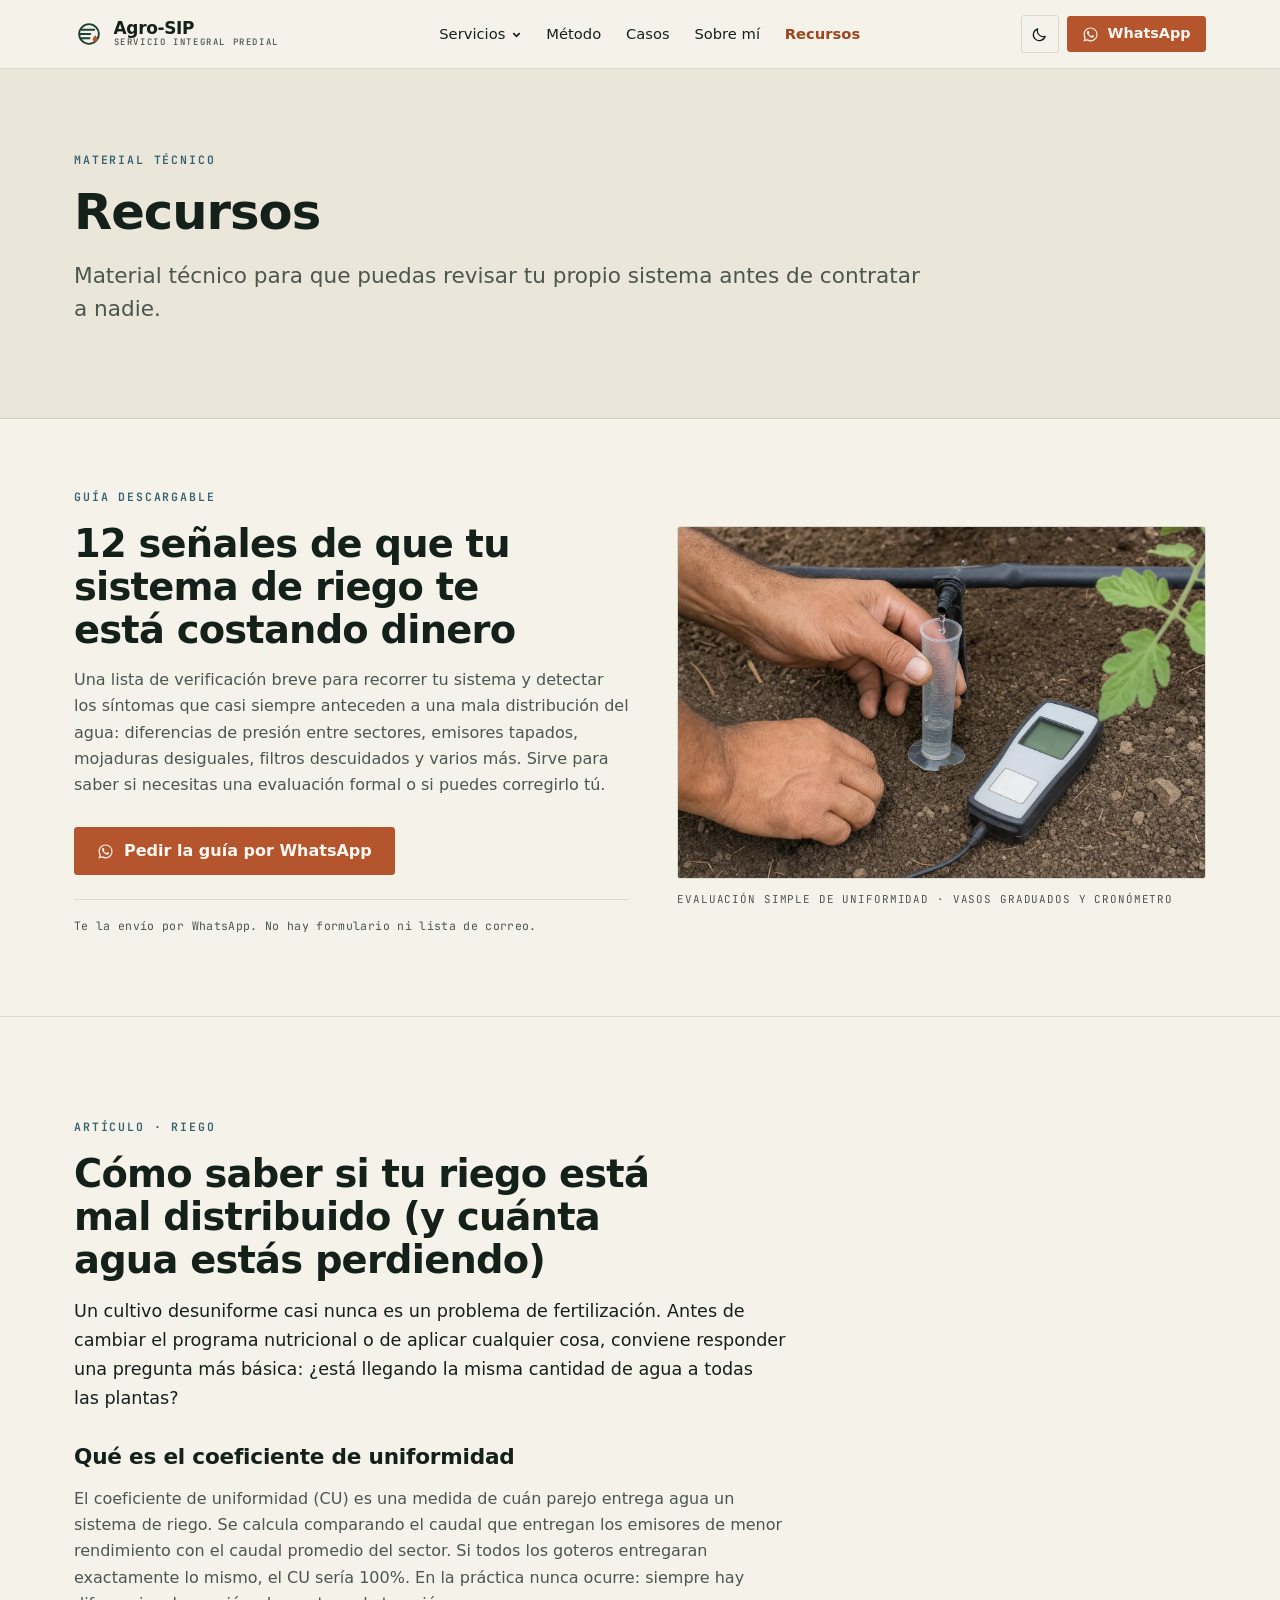
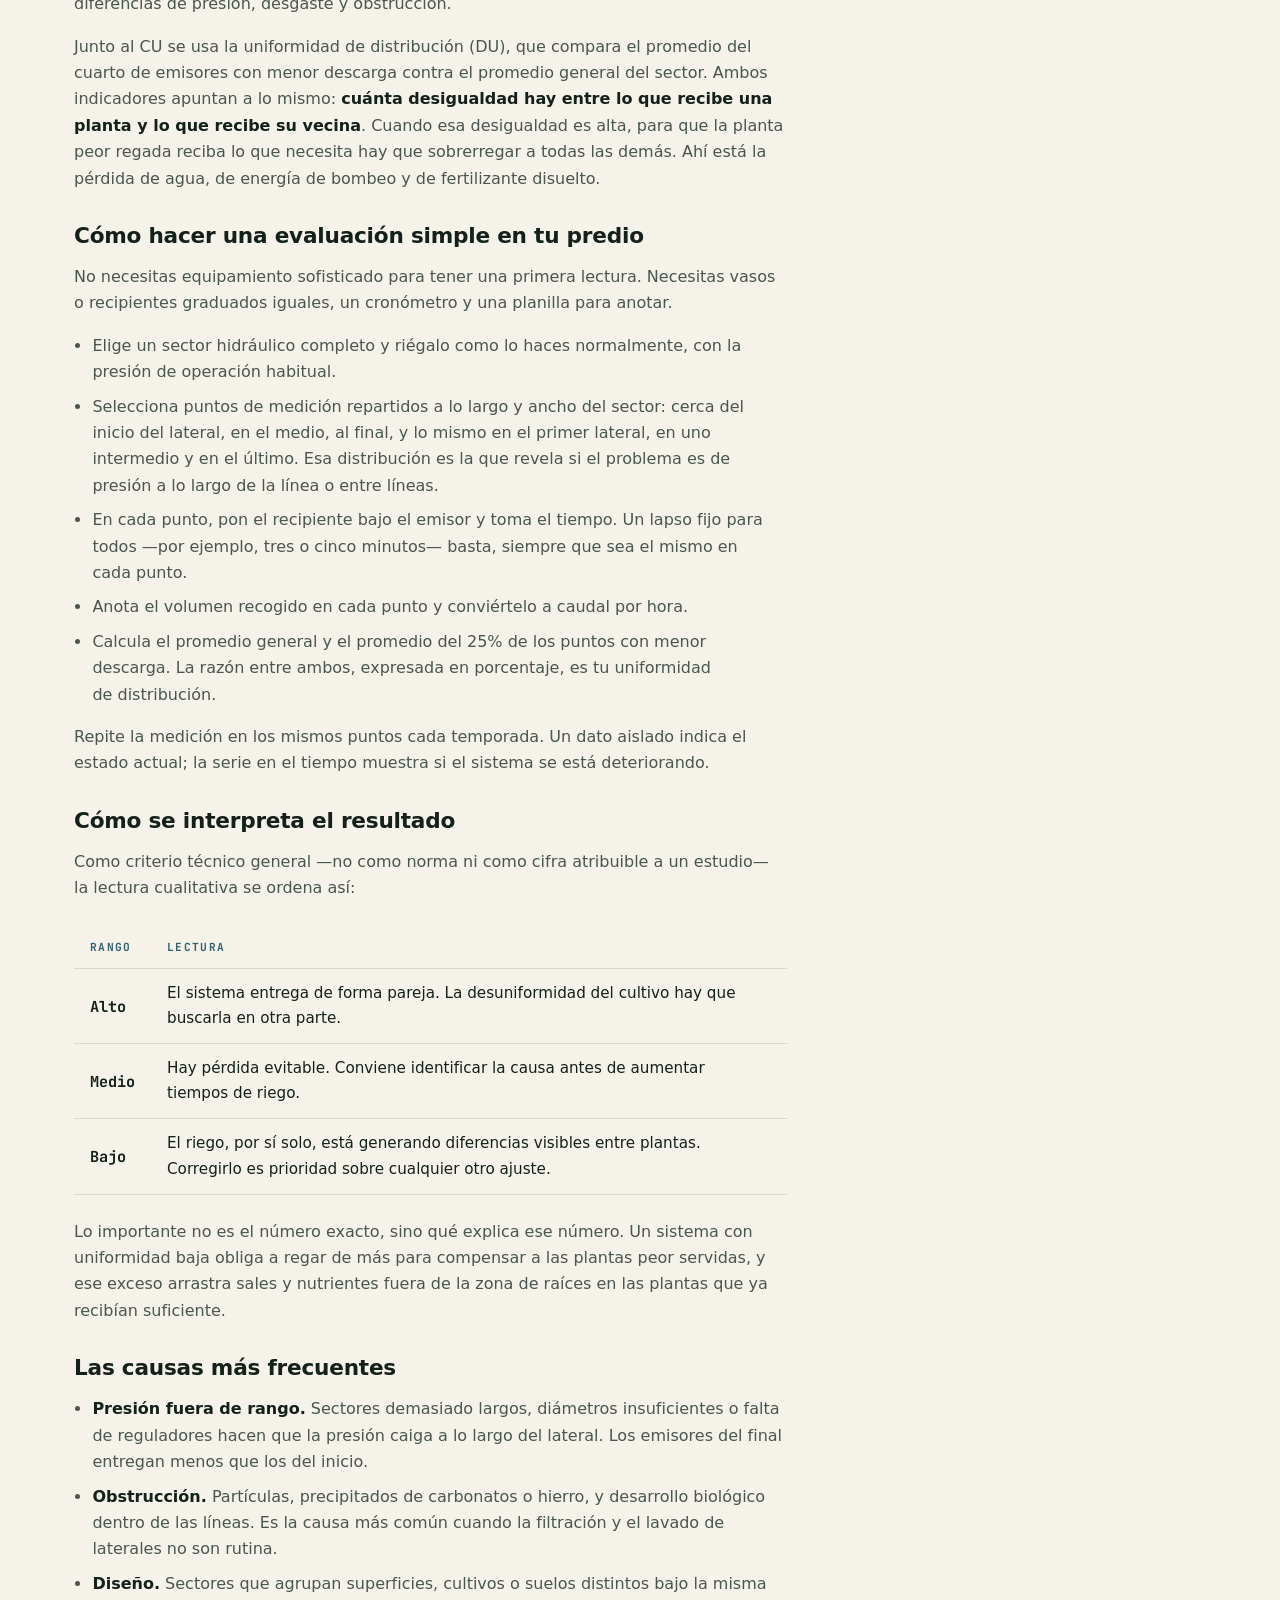
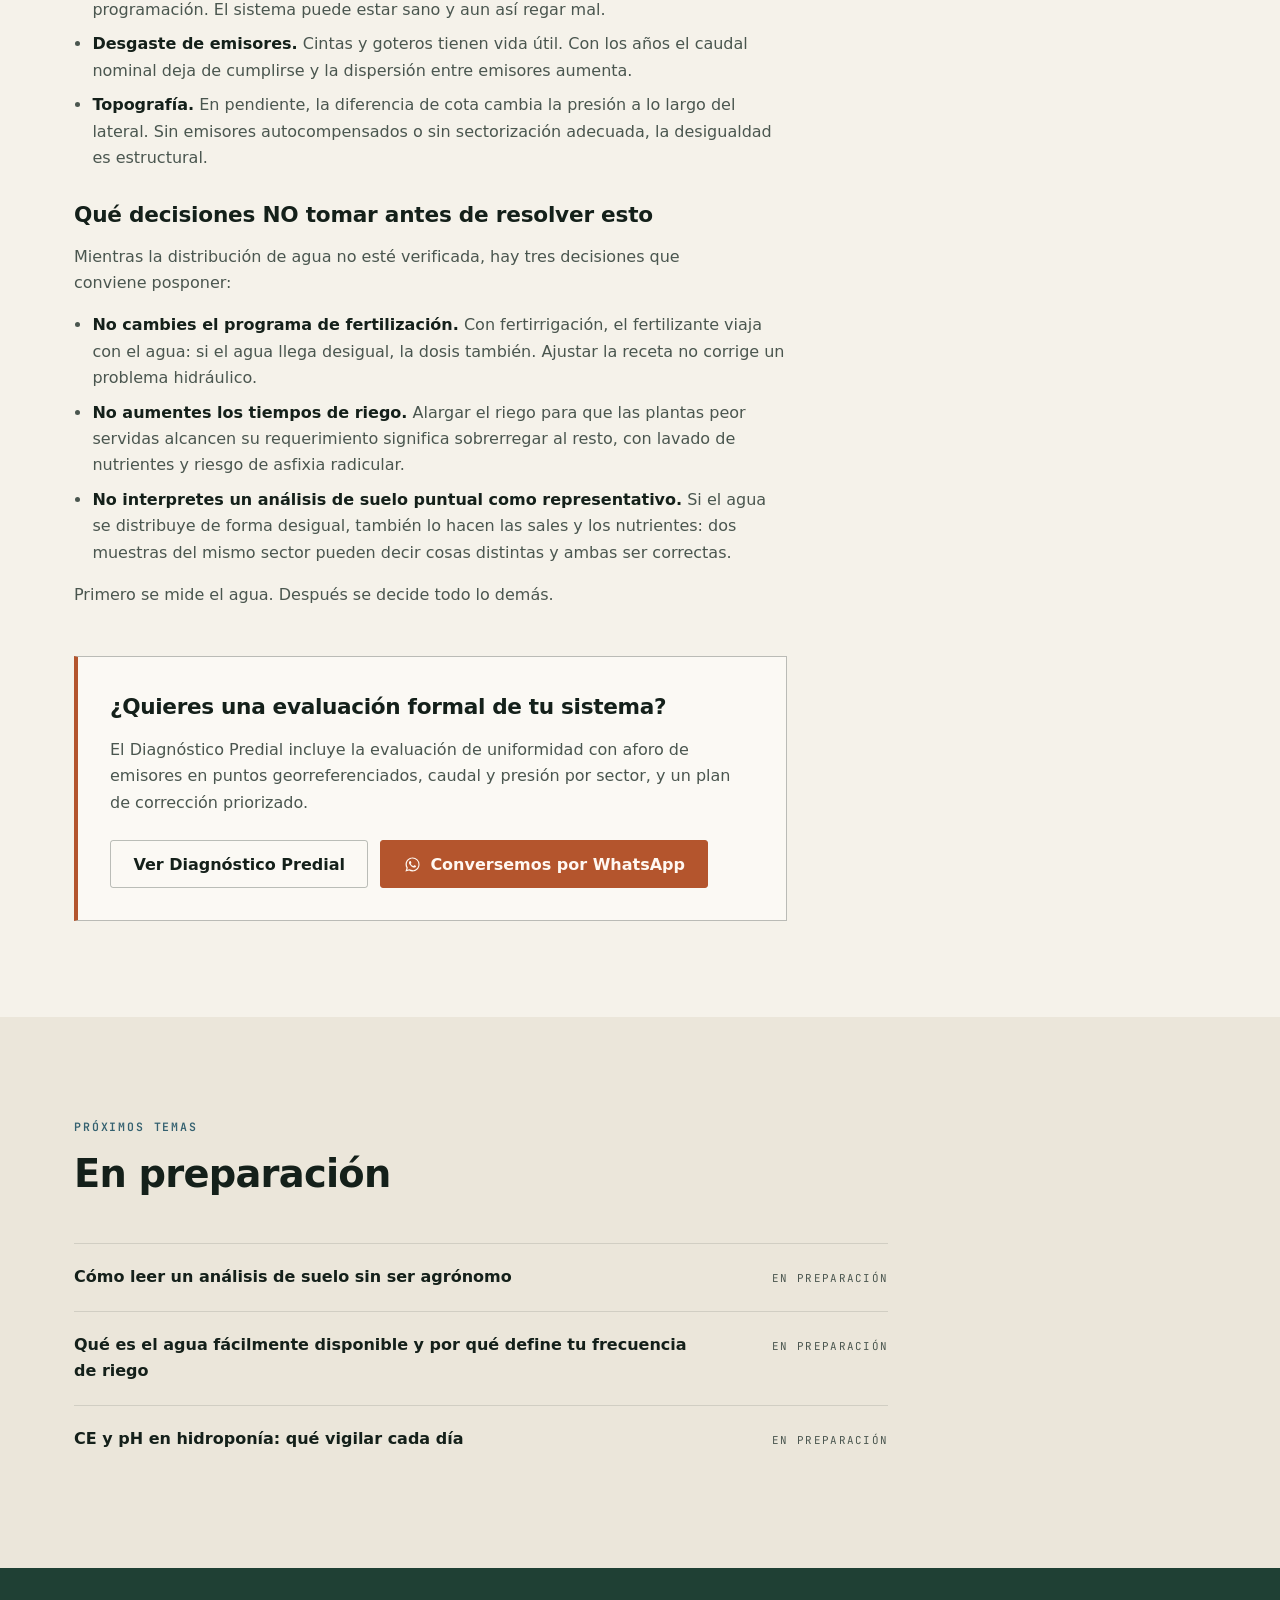
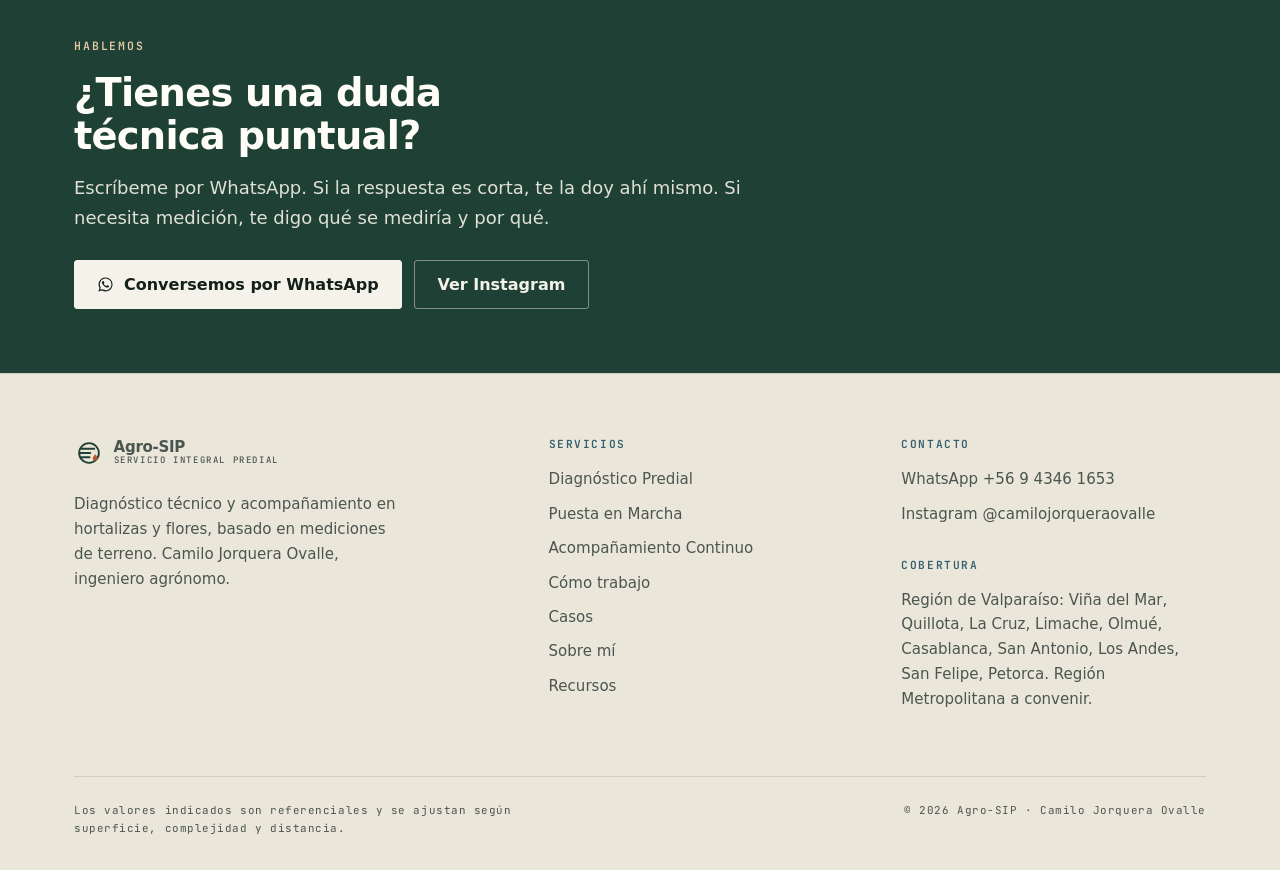
<file: recursos.html>
<!DOCTYPE html>
<html lang="es-CL">
<head>
<meta charset="utf-8">
<meta name="viewport" content="width=device-width, initial-scale=1">
<title>Recursos técnicos de riego y suelo para productores — Agro-SIP</title>
<meta name="description" content="Guía y artículos técnicos sobre uniformidad de riego, suelo y nutrición para productores de hortalizas y flores de la Región de Valparaíso.">
<meta name="author" content="Camilo Jorquera Ovalle">
<meta property="og:title" content="Recursos técnicos de riego y suelo para productores — Agro-SIP">
<meta property="og:description" content="Guía y artículos técnicos sobre uniformidad de riego, suelo y nutrición para productores de hortalizas y flores de la Región de Valparaíso.">
<meta property="og:type" content="website">
<meta property="og:locale" content="es_CL">
<link rel="icon" href="favicon.svg" type="image/svg+xml">
<link rel="preconnect" href="https://api.fontshare.com">
<link rel="preconnect" href="https://fonts.googleapis.com">
<link rel="preconnect" href="https://fonts.gstatic.com" crossorigin>
<link rel="stylesheet" href="https://api.fontshare.com/v2/css?f[]=satoshi@400,500,700&display=swap">
<link rel="stylesheet" href="https://fonts.googleapis.com/css2?family=JetBrains+Mono:wght@400;500;700&display=swap">
<link rel="stylesheet" href="assets/css/estilos.css">
<script>(function(){var m=document.cookie.match(/(?:^|; )agrosip_tema=(claro|oscuro)/);if(m)document.documentElement.setAttribute('data-tema',m[1]);})();</script>

</head>
<body>
<a class="saltar" href="#contenido">Saltar al contenido</a>
<header class="cabecera cabecera--fija" data-menu="cerrado">
  <div class="contenedor cabecera__inner">
    <a class="marca-logo" href="index.html" aria-label="Agro-SIP — inicio">
      <svg width="30" height="30" viewBox="0 0 32 32" fill="none" role="img" aria-label="Agro-SIP"><g stroke="currentColor" stroke-width="2" stroke-linecap="round"><circle cx="16" cy="16" r="10.5"/><path d="M8.2 11.5h13.4"/><path d="M6.2 16h11.2"/><path d="M8.2 20.5h8.4"/></g><path d="M22.6 17.2c1.7 2.1 2.6 3.4 2.6 4.5a2.6 2.6 0 0 1-5.2 0c0-1.1.9-2.4 2.6-4.5z" fill="#B4552D"/></svg>
      <span class="marca-logo__txt">Agro-SIP<span class="marca-logo__bajada">Servicio Integral Predial</span></span>
    </a>
    <nav class="nav" aria-label="Navegación principal">
      <div class="desplegable" data-abierto="false">
        <button class="desplegable__btn" type="button" aria-expanded="false">Servicios
          <svg width="11" height="11" viewBox="0 0 12 12" fill="none" stroke="currentColor" stroke-width="1.8" aria-hidden="true"><path d="M2.5 4.5 6 8l3.5-3.5"/></svg>
        </button>
        <div class="desplegable__menu"><a href="diagnostico.html">Diagnóstico Predial</a><a href="puesta-en-marcha.html">Puesta en Marcha</a><a href="acompanamiento.html">Acompañamiento Continuo</a></div>
      </div>
      <a href="metodo.html">Método</a><a href="casos.html">Casos</a><a href="sobre-mi.html">Sobre mí</a><a href="recursos.html" aria-current="page">Recursos</a>
      <a class="boton boton--wa" href="https://wa.me/56943461653?text=Hola%20Camilo%2C%20quiero%20una%20evaluaci%C3%B3n%20t%C3%A9cnica%20de%20mi%20predio" target="_blank" rel="noopener"><svg width="17" height="17" viewBox="0 0 24 24" fill="currentColor" aria-hidden="true"><path d="M12.04 2C6.6 2 2.2 6.4 2.2 11.84c0 1.86.5 3.62 1.4 5.15L2 22l5.16-1.55a9.8 9.8 0 0 0 4.88 1.29h.01c5.43 0 9.84-4.4 9.84-9.84A9.78 9.78 0 0 0 12.04 2zm0 17.9h-.01a8.2 8.2 0 0 1-4.16-1.14l-.3-.18-3.06.92.92-2.99-.2-.31a8.14 8.14 0 0 1-1.25-4.36c0-4.51 3.68-8.18 8.2-8.18a8.14 8.14 0 0 1 5.79 2.4 8.1 8.1 0 0 1 2.4 5.79c0 4.51-3.68 8.18-8.19 8.18zm4.5-6.13c-.25-.12-1.46-.72-1.68-.8-.23-.09-.39-.13-.56.12-.16.25-.63.8-.78.96-.14.17-.28.19-.53.06-.25-.12-1.04-.38-1.98-1.22-.73-.65-1.23-1.46-1.37-1.71-.14-.25-.02-.38.11-.5.11-.11.25-.29.37-.44.13-.14.17-.25.25-.41.09-.17.04-.31-.02-.44-.06-.12-.56-1.34-.76-1.84-.2-.48-.4-.42-.56-.43h-.48c-.16 0-.43.06-.65.31-.23.25-.86.84-.86 2.05s.88 2.38 1 2.54c.13.17 1.74 2.65 4.2 3.72.59.25 1.05.4 1.4.52.59.18 1.13.16 1.55.1.48-.07 1.46-.6 1.66-1.17.21-.58.21-1.07.15-1.18-.06-.1-.23-.16-.48-.29z"/></svg><span>WhatsApp</span></a>
    </nav>
    <div class="acciones-cabecera">
      <button class="boton-tema" type="button" aria-label="Cambiar tema"></button>
      <a class="boton boton--wa" href="https://wa.me/56943461653?text=Hola%20Camilo%2C%20quiero%20una%20evaluaci%C3%B3n%20t%C3%A9cnica%20de%20mi%20predio" target="_blank" rel="noopener"><svg width="17" height="17" viewBox="0 0 24 24" fill="currentColor" aria-hidden="true"><path d="M12.04 2C6.6 2 2.2 6.4 2.2 11.84c0 1.86.5 3.62 1.4 5.15L2 22l5.16-1.55a9.8 9.8 0 0 0 4.88 1.29h.01c5.43 0 9.84-4.4 9.84-9.84A9.78 9.78 0 0 0 12.04 2zm0 17.9h-.01a8.2 8.2 0 0 1-4.16-1.14l-.3-.18-3.06.92.92-2.99-.2-.31a8.14 8.14 0 0 1-1.25-4.36c0-4.51 3.68-8.18 8.2-8.18a8.14 8.14 0 0 1 5.79 2.4 8.1 8.1 0 0 1 2.4 5.79c0 4.51-3.68 8.18-8.19 8.18zm4.5-6.13c-.25-.12-1.46-.72-1.68-.8-.23-.09-.39-.13-.56.12-.16.25-.63.8-.78.96-.14.17-.28.19-.53.06-.25-.12-1.04-.38-1.98-1.22-.73-.65-1.23-1.46-1.37-1.71-.14-.25-.02-.38.11-.5.11-.11.25-.29.37-.44.13-.14.17-.25.25-.41.09-.17.04-.31-.02-.44-.06-.12-.56-1.34-.76-1.84-.2-.48-.4-.42-.56-.43h-.48c-.16 0-.43.06-.65.31-.23.25-.86.84-.86 2.05s.88 2.38 1 2.54c.13.17 1.74 2.65 4.2 3.72.59.25 1.05.4 1.4.52.59.18 1.13.16 1.55.1.48-.07 1.46-.6 1.66-1.17.21-.58.21-1.07.15-1.18-.06-.1-.23-.16-.48-.29z"/></svg><span>WhatsApp</span></a>
      <button class="hamburguesa" type="button" aria-label="Abrir menú" aria-expanded="false">
        <svg width="20" height="20" viewBox="0 0 24 24" fill="none" stroke="currentColor" stroke-width="1.9" stroke-linecap="round" aria-hidden="true"><path d="M3 6h18M3 12h18M3 18h18"/></svg>
      </button>
    </div>
  </div>
</header>
<main id="contenido">

<section class="hero-corto">
  <div class="contenedor">
    <span class="etiqueta">Material técnico</span>
    <h1>Recursos</h1>
    <p class="bajada">Material técnico para que puedas revisar tu propio sistema antes de contratar a nadie.</p>
  </div>
</section>

<!-- RECURSO DESTACADO -->
<section class="seccion seccion--compacta">
  <div class="contenedor">
    <div class="duo">
      <div>
        <span class="etiqueta">Guía descargable</span>
        <h2>12 señales de que tu sistema de riego te está costando dinero</h2>
        <p class="medida" style="color:var(--texto-suave)">Una lista de verificación breve para recorrer tu sistema y detectar los síntomas que casi siempre anteceden a una mala distribución del agua: diferencias de presión entre sectores, emisores tapados, mojaduras desiguales, filtros descuidados y varios más. Sirve para saber si necesitas una evaluación formal o si puedes corregirlo tú.</p>
        <!-- PENDIENTE DEL DUEÑO: cuando el PDF exista, reemplazar este botón de WhatsApp por una descarga directa del archivo. -->
        <div class="grupo-botones" style="margin-top:1.75rem">
          <a class="boton boton--wa" href="https://wa.me/56943461653?text=Hola%20Camilo%2C%20quiero%20la%20gu%C3%ADa%20de%20las%2012%20se%C3%B1ales%20del%20sistema%20de%20riego" target="_blank" rel="noopener"><svg width="17" height="17" viewBox="0 0 24 24" fill="currentColor" aria-hidden="true"><path d="M12.04 2C6.6 2 2.2 6.4 2.2 11.84c0 1.86.5 3.62 1.4 5.15L2 22l5.16-1.55a9.8 9.8 0 0 0 4.88 1.29h.01c5.43 0 9.84-4.4 9.84-9.84A9.78 9.78 0 0 0 12.04 2zm0 17.9h-.01a8.2 8.2 0 0 1-4.16-1.14l-.3-.18-3.06.92.92-2.99-.2-.31a8.14 8.14 0 0 1-1.25-4.36c0-4.51 3.68-8.18 8.2-8.18a8.14 8.14 0 0 1 5.79 2.4 8.1 8.1 0 0 1 2.4 5.79c0 4.51-3.68 8.18-8.19 8.18zm4.5-6.13c-.25-.12-1.46-.72-1.68-.8-.23-.09-.39-.13-.56.12-.16.25-.63.8-.78.96-.14.17-.28.19-.53.06-.25-.12-1.04-.38-1.98-1.22-.73-.65-1.23-1.46-1.37-1.71-.14-.25-.02-.38.11-.5.11-.11.25-.29.37-.44.13-.14.17-.25.25-.41.09-.17.04-.31-.02-.44-.06-.12-.56-1.34-.76-1.84-.2-.48-.4-.42-.56-.43h-.48c-.16 0-.43.06-.65.31-.23.25-.86.84-.86 2.05s.88 2.38 1 2.54c.13.17 1.74 2.65 4.2 3.72.59.25 1.05.4 1.4.52.59.18 1.13.16 1.55.1.48-.07 1.46-.6 1.66-1.17.21-.58.21-1.07.15-1.18-.06-.1-.23-.16-.48-.29z"/></svg><span>Pedir la guía por WhatsApp</span></a>
        </div>
        <p class="nota-valores" style="margin-top:1.5rem">Te la envío por WhatsApp. No hay formulario ni lista de correo.</p>
      </div>
      <figure class="duo__media aparece">
        <img src="assets/img/medicion-goteo.webp" width="1536" height="1024" alt="Vaso graduado recogiendo agua de un gotero sobre el suelo junto a un instrumento de medición de mano, en una evaluación de uniformidad de riego.">
        <figcaption class="figura-pie">Evaluación simple de uniformidad · vasos graduados y cronómetro</figcaption>
      </figure>
    </div>
  </div>
</section>

<hr class="regla">

<!-- ARTÍCULO -->
<section class="seccion">
  <div class="contenedor">
    <article class="articulo">
      <span class="etiqueta">Artículo · Riego</span>
      <h2 style="font-size:var(--text-3xl);margin-top:0">Cómo saber si tu riego está mal distribuido (y cuánta agua estás perdiendo)</h2>
      <p style="font-size:1.1rem;color:var(--texto)">Un cultivo desuniforme casi nunca es un problema de fertilización. Antes de cambiar el programa nutricional o de aplicar cualquier cosa, conviene responder una pregunta más básica: ¿está llegando la misma cantidad de agua a todas las plantas?</p>

      <h3>Qué es el coeficiente de uniformidad</h3>
      <p>El coeficiente de uniformidad (CU) es una medida de cuán parejo entrega agua un sistema de riego. Se calcula comparando el caudal que entregan los emisores de menor rendimiento con el caudal promedio del sector. Si todos los goteros entregaran exactamente lo mismo, el CU sería 100%. En la práctica nunca ocurre: siempre hay diferencias de presión, desgaste y obstrucción.</p>
      <p>Junto al CU se usa la uniformidad de distribución (DU), que compara el promedio del cuarto de emisores con menor descarga contra el promedio general del sector. Ambos indicadores apuntan a lo mismo: <strong>cuánta desigualdad hay entre lo que recibe una planta y lo que recibe su vecina</strong>. Cuando esa desigualdad es alta, para que la planta peor regada reciba lo que necesita hay que sobrerregar a todas las demás. Ahí está la pérdida de agua, de energía de bombeo y de fertilizante disuelto.</p>

      <h3>Cómo hacer una evaluación simple en tu predio</h3>
      <p>No necesitas equipamiento sofisticado para tener una primera lectura. Necesitas vasos o recipientes graduados iguales, un cronómetro y una planilla para anotar.</p>
      <ul>
        <li>Elige un sector hidráulico completo y riégalo como lo haces normalmente, con la presión de operación habitual.</li>
        <li>Selecciona puntos de medición repartidos a lo largo y ancho del sector: cerca del inicio del lateral, en el medio, al final, y lo mismo en el primer lateral, en uno intermedio y en el último. Esa distribución es la que revela si el problema es de presión a lo largo de la línea o entre líneas.</li>
        <li>En cada punto, pon el recipiente bajo el emisor y toma el tiempo. Un lapso fijo para todos —por ejemplo, tres o cinco minutos— basta, siempre que sea el mismo en cada punto.</li>
        <li>Anota el volumen recogido en cada punto y conviértelo a caudal por hora.</li>
        <li>Calcula el promedio general y el promedio del 25% de los puntos con menor descarga. La razón entre ambos, expresada en porcentaje, es tu uniformidad de distribución.</li>
      </ul>
      <p>Repite la medición en los mismos puntos cada temporada. Un dato aislado indica el estado actual; la serie en el tiempo muestra si el sistema se está deteriorando.</p>

      <h3>Cómo se interpreta el resultado</h3>
      <p>Como criterio técnico general —no como norma ni como cifra atribuible a un estudio— la lectura cualitativa se ordena así:</p>
      <table class="tabla-rangos">
        <thead><tr><th>Rango</th><th>Lectura</th></tr></thead>
        <tbody>
          <tr><td>Alto</td><td>El sistema entrega de forma pareja. La desuniformidad del cultivo hay que buscarla en otra parte.</td></tr>
          <tr><td>Medio</td><td>Hay pérdida evitable. Conviene identificar la causa antes de aumentar tiempos de riego.</td></tr>
          <tr><td>Bajo</td><td>El riego, por sí solo, está generando diferencias visibles entre plantas. Corregirlo es prioridad sobre cualquier otro ajuste.</td></tr>
        </tbody>
      </table>
      <p>Lo importante no es el número exacto, sino qué explica ese número. Un sistema con uniformidad baja obliga a regar de más para compensar a las plantas peor servidas, y ese exceso arrastra sales y nutrientes fuera de la zona de raíces en las plantas que ya recibían suficiente.</p>

      <h3>Las causas más frecuentes</h3>
      <ul>
        <li><strong>Presión fuera de rango.</strong> Sectores demasiado largos, diámetros insuficientes o falta de reguladores hacen que la presión caiga a lo largo del lateral. Los emisores del final entregan menos que los del inicio.</li>
        <li><strong>Obstrucción.</strong> Partículas, precipitados de carbonatos o hierro, y desarrollo biológico dentro de las líneas. Es la causa más común cuando la filtración y el lavado de laterales no son rutina.</li>
        <li><strong>Diseño.</strong> Sectores que agrupan superficies, cultivos o suelos distintos bajo la misma programación. El sistema puede estar sano y aun así regar mal.</li>
        <li><strong>Desgaste de emisores.</strong> Cintas y goteros tienen vida útil. Con los años el caudal nominal deja de cumplirse y la dispersión entre emisores aumenta.</li>
        <li><strong>Topografía.</strong> En pendiente, la diferencia de cota cambia la presión a lo largo del lateral. Sin emisores autocompensados o sin sectorización adecuada, la desigualdad es estructural.</li>
      </ul>

      <h3>Qué decisiones NO tomar antes de resolver esto</h3>
      <p>Mientras la distribución de agua no esté verificada, hay tres decisiones que conviene posponer:</p>
      <ul>
        <li><strong>No cambies el programa de fertilización.</strong> Con fertirrigación, el fertilizante viaja con el agua: si el agua llega desigual, la dosis también. Ajustar la receta no corrige un problema hidráulico.</li>
        <li><strong>No aumentes los tiempos de riego.</strong> Alargar el riego para que las plantas peor servidas alcancen su requerimiento significa sobrerregar al resto, con lavado de nutrientes y riesgo de asfixia radicular.</li>
        <li><strong>No interpretes un análisis de suelo puntual como representativo.</strong> Si el agua se distribuye de forma desigual, también lo hacen las sales y los nutrientes: dos muestras del mismo sector pueden decir cosas distintas y ambas ser correctas.</li>
      </ul>
      <p>Primero se mide el agua. Después se decide todo lo demás.</p>

      <div class="aviso-metodo aparece" style="margin-top:3rem">
        <strong>¿Quieres una evaluación formal de tu sistema?</strong>
        <p>El Diagnóstico Predial incluye la evaluación de uniformidad con aforo de emisores en puntos georreferenciados, caudal y presión por sector, y un plan de corrección priorizado.</p>
        <div class="grupo-botones" style="margin-top:1.5rem">
          <a class="boton boton--linea" href="diagnostico.html">Ver Diagnóstico Predial</a>
          <a class="boton boton--wa" href="https://wa.me/56943461653?text=Hola%20Camilo%2C%20quiero%20una%20evaluaci%C3%B3n%20t%C3%A9cnica%20de%20mi%20predio" target="_blank" rel="noopener"><svg width="17" height="17" viewBox="0 0 24 24" fill="currentColor" aria-hidden="true"><path d="M12.04 2C6.6 2 2.2 6.4 2.2 11.84c0 1.86.5 3.62 1.4 5.15L2 22l5.16-1.55a9.8 9.8 0 0 0 4.88 1.29h.01c5.43 0 9.84-4.4 9.84-9.84A9.78 9.78 0 0 0 12.04 2zm0 17.9h-.01a8.2 8.2 0 0 1-4.16-1.14l-.3-.18-3.06.92.92-2.99-.2-.31a8.14 8.14 0 0 1-1.25-4.36c0-4.51 3.68-8.18 8.2-8.18a8.14 8.14 0 0 1 5.79 2.4 8.1 8.1 0 0 1 2.4 5.79c0 4.51-3.68 8.18-8.19 8.18zm4.5-6.13c-.25-.12-1.46-.72-1.68-.8-.23-.09-.39-.13-.56.12-.16.25-.63.8-.78.96-.14.17-.28.19-.53.06-.25-.12-1.04-.38-1.98-1.22-.73-.65-1.23-1.46-1.37-1.71-.14-.25-.02-.38.11-.5.11-.11.25-.29.37-.44.13-.14.17-.25.25-.41.09-.17.04-.31-.02-.44-.06-.12-.56-1.34-.76-1.84-.2-.48-.4-.42-.56-.43h-.48c-.16 0-.43.06-.65.31-.23.25-.86.84-.86 2.05s.88 2.38 1 2.54c.13.17 1.74 2.65 4.2 3.72.59.25 1.05.4 1.4.52.59.18 1.13.16 1.55.1.48-.07 1.46-.6 1.66-1.17.21-.58.21-1.07.15-1.18-.06-.1-.23-.16-.48-.29z"/></svg><span>Conversemos por WhatsApp</span></a>
        </div>
      </div>
    </article>
  </div>
</section>

<section class="seccion seccion--alt">
  <div class="contenedor">
    <div class="encabezado-seccion aparece">
      <span class="etiqueta">Próximos temas</span>
      <h2>En preparación</h2>
    </div>
    <div style="max-width:80ch"><div class="proximo aparece"><p>Cómo leer un análisis de suelo sin ser agrónomo</p><span>En preparación</span></div><div class="proximo aparece"><p>Qué es el agua fácilmente disponible y por qué define tu frecuencia de riego</p><span>En preparación</span></div><div class="proximo aparece"><p>CE y pH en hidroponía: qué vigilar cada día</p><span>En preparación</span></div></div>
  </div>
</section>

<section class="banda-cta">
  <div class="contenedor">
    <span class="etiqueta">HABLEMOS</span>
    <h2>¿Tienes una duda técnica puntual?</h2>
    <p>Escríbeme por WhatsApp. Si la respuesta es corta, te la doy ahí mismo. Si necesita medición, te digo qué se mediría y por qué.</p>
    <div class="grupo-botones" style="margin-top:1.75rem">
      <a class="boton boton--claro" href="https://wa.me/56943461653?text=Hola%20Camilo%2C%20quiero%20una%20evaluaci%C3%B3n%20t%C3%A9cnica%20de%20mi%20predio" target="_blank" rel="noopener"><svg width="17" height="17" viewBox="0 0 24 24" fill="currentColor" aria-hidden="true"><path d="M12.04 2C6.6 2 2.2 6.4 2.2 11.84c0 1.86.5 3.62 1.4 5.15L2 22l5.16-1.55a9.8 9.8 0 0 0 4.88 1.29h.01c5.43 0 9.84-4.4 9.84-9.84A9.78 9.78 0 0 0 12.04 2zm0 17.9h-.01a8.2 8.2 0 0 1-4.16-1.14l-.3-.18-3.06.92.92-2.99-.2-.31a8.14 8.14 0 0 1-1.25-4.36c0-4.51 3.68-8.18 8.2-8.18a8.14 8.14 0 0 1 5.79 2.4 8.1 8.1 0 0 1 2.4 5.79c0 4.51-3.68 8.18-8.19 8.18zm4.5-6.13c-.25-.12-1.46-.72-1.68-.8-.23-.09-.39-.13-.56.12-.16.25-.63.8-.78.96-.14.17-.28.19-.53.06-.25-.12-1.04-.38-1.98-1.22-.73-.65-1.23-1.46-1.37-1.71-.14-.25-.02-.38.11-.5.11-.11.25-.29.37-.44.13-.14.17-.25.25-.41.09-.17.04-.31-.02-.44-.06-.12-.56-1.34-.76-1.84-.2-.48-.4-.42-.56-.43h-.48c-.16 0-.43.06-.65.31-.23.25-.86.84-.86 2.05s.88 2.38 1 2.54c.13.17 1.74 2.65 4.2 3.72.59.25 1.05.4 1.4.52.59.18 1.13.16 1.55.1.48-.07 1.46-.6 1.66-1.17.21-.58.21-1.07.15-1.18-.06-.1-.23-.16-.48-.29z"/></svg><span>Conversemos por WhatsApp</span></a>
      <a class="boton boton--fantasma" href="https://instagram.com/camilojorqueraovalle" target="_blank" rel="noopener">Ver Instagram</a>
    </div>
  </div>
</section>

</main>
<footer class="pie">
  <div class="contenedor">
    <div class="pie__inner">
      <div>
        <a class="marca-logo" href="index.html" aria-label="Agro-SIP — inicio">
          <svg width="30" height="30" viewBox="0 0 32 32" fill="none" role="img" aria-label="Agro-SIP"><g stroke="currentColor" stroke-width="2" stroke-linecap="round"><circle cx="16" cy="16" r="10.5"/><path d="M8.2 11.5h13.4"/><path d="M6.2 16h11.2"/><path d="M8.2 20.5h8.4"/></g><path d="M22.6 17.2c1.7 2.1 2.6 3.4 2.6 4.5a2.6 2.6 0 0 1-5.2 0c0-1.1.9-2.4 2.6-4.5z" fill="#B4552D"/></svg>
          <span class="marca-logo__txt">Agro-SIP<span class="marca-logo__bajada">Servicio Integral Predial</span></span>
        </a>
        <p class="pie__resumen">Diagnóstico técnico y acompañamiento en hortalizas y flores, basado en mediciones de terreno. Camilo Jorquera Ovalle, ingeniero agrónomo.</p>
      </div>
      <div>
        <h4>Servicios</h4>
        <ul>
          <li><a href="diagnostico.html">Diagnóstico Predial</a></li>
          <li><a href="puesta-en-marcha.html">Puesta en Marcha</a></li>
          <li><a href="acompanamiento.html">Acompañamiento Continuo</a></li>
          <li><a href="metodo.html">Cómo trabajo</a></li>
          <li><a href="casos.html">Casos</a></li>
          <li><a href="sobre-mi.html">Sobre mí</a></li>
          <li><a href="recursos.html">Recursos</a></li>
        </ul>
      </div>
      <div>
        <h4>Contacto</h4>
        <ul>
          <li><a href="https://wa.me/56943461653?text=Hola%20Camilo%2C%20quiero%20una%20evaluaci%C3%B3n%20t%C3%A9cnica%20de%20mi%20predio" target="_blank" rel="noopener">WhatsApp +56 9 4346 1653</a></li>
          <li><a href="https://instagram.com/camilojorqueraovalle" target="_blank" rel="noopener">Instagram @camilojorqueraovalle</a></li>
        </ul>
        <h4 style="margin-top:2rem">Cobertura</h4>
        <p class="pie__resumen" style="margin-top:0">Región de Valparaíso: Viña del Mar, Quillota, La Cruz, Limache, Olmué, Casablanca, San Antonio, Los Andes, San Felipe, Petorca. Región Metropolitana a convenir.</p>
      </div>
    </div>
    <div class="pie__legal">
      <p>Los valores indicados son referenciales y se ajustan según superficie, complejidad y distancia.</p>
      <p>© 2026 Agro-SIP · Camilo Jorquera Ovalle</p>
    </div>
  </div>
</footer>
<script src="assets/js/sitio.js" defer></script>
</body>
</html>
</file>
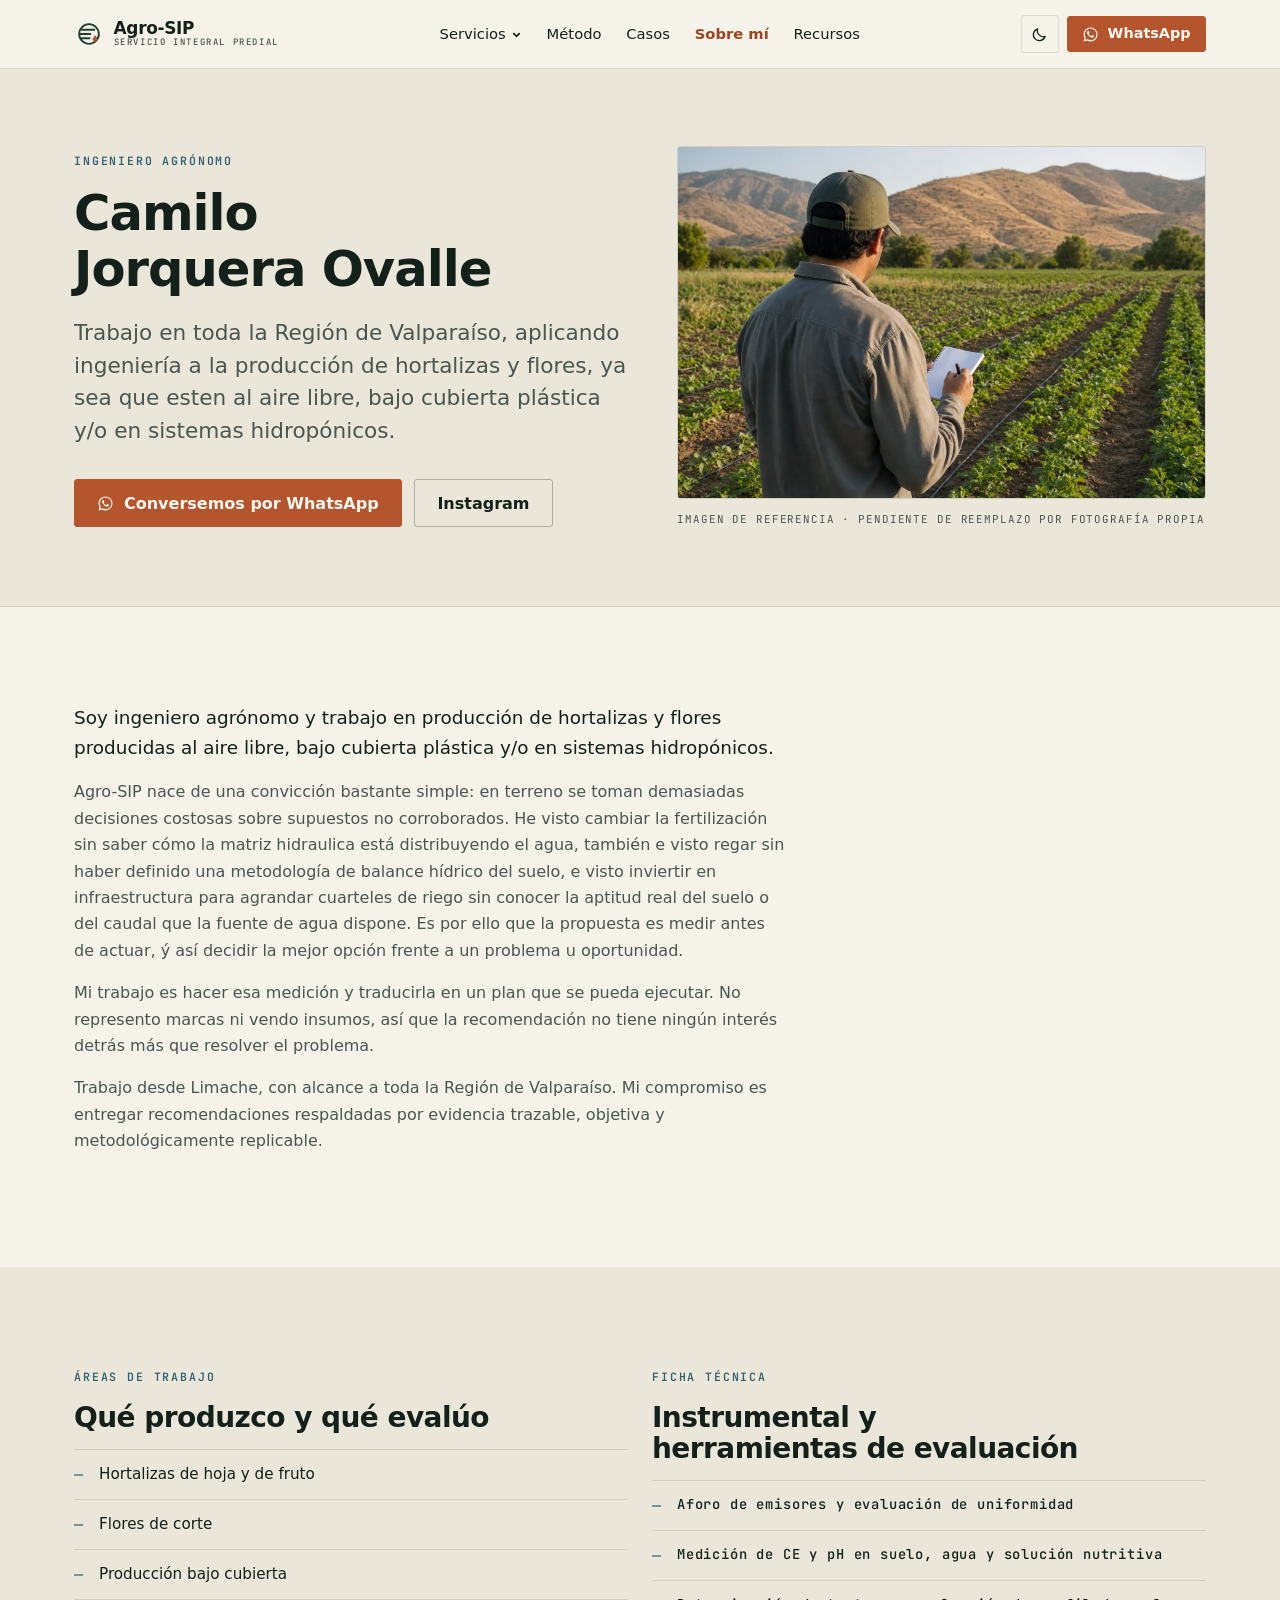
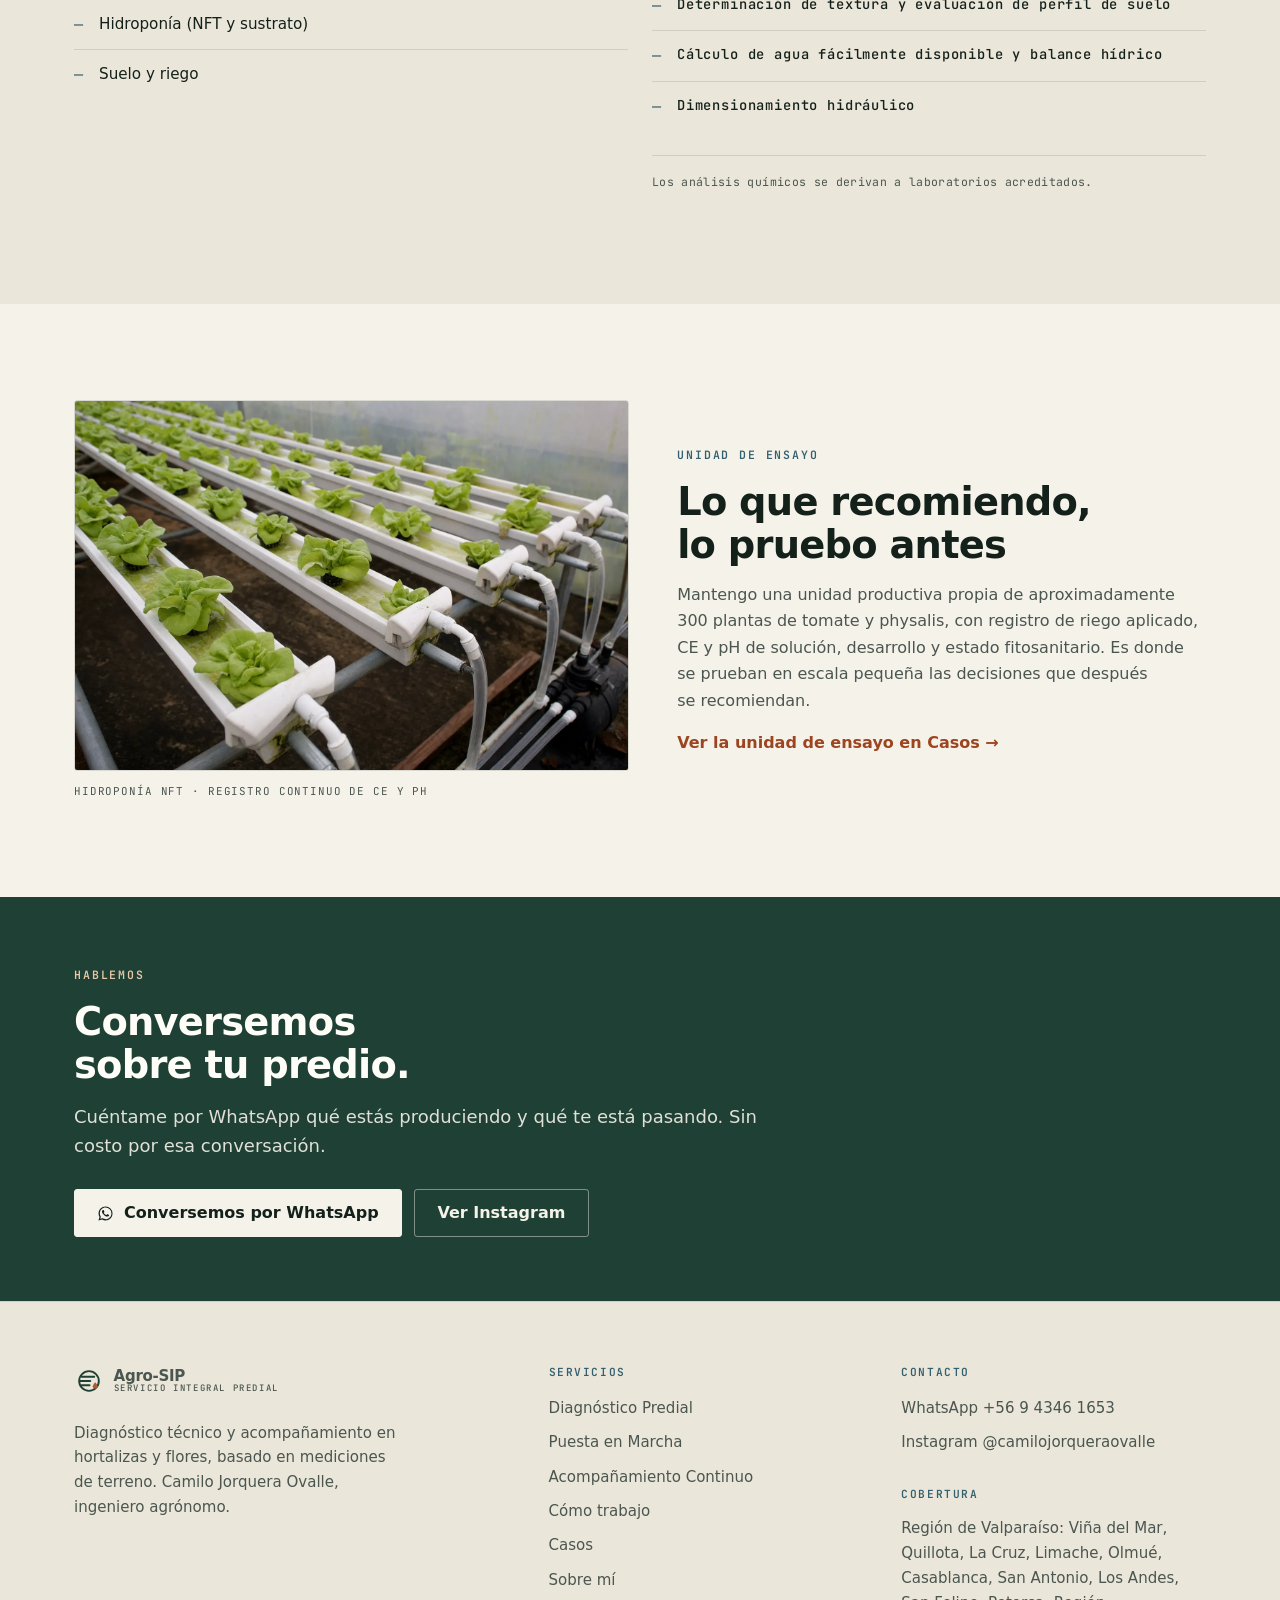
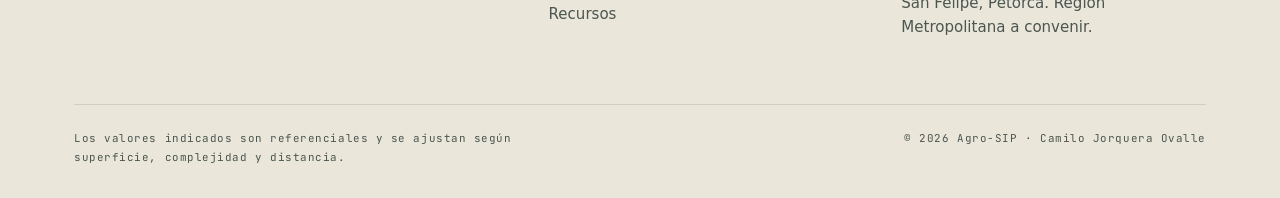
<file: sobre-mi.html>
<!DOCTYPE html>
<html lang="es-CL">
<head>
<meta charset="utf-8">
<meta name="viewport" content="width=device-width, initial-scale=1">
<title>Camilo Jorquera Ovalle, ingeniero agrónomo en Limache — Agro-SIP</title>
<meta name="description" content="Ingeniero agrónomo especializado en producción de hortalizas y flores, ya sea al aire libre, bajo cubierta plástica y/o en hidroponía. Vivo en Limache, Región de Valparaíso. Mide antes de actuar.">
<meta name="author" content="Camilo Jorquera Ovalle">
<meta property="og:title" content="Camilo Jorquera Ovalle, ingeniero agrónomo en Viña del Mar — Agro-SIP">
<meta property="og:description" content="Ingeniero agrónomo especializado en hortalizas y flores, producidos al aire libre, bajo cubierta y/o en hidroponía. Vivo en Limache, Región de Valparaíso. Mide antes de actuar.">
<meta property="og:type" content="website">
<meta property="og:locale" content="es_CL">
<link rel="icon" href="favicon.svg" type="image/svg+xml">
<link rel="preconnect" href="https://api.fontshare.com">
<link rel="preconnect" href="https://fonts.googleapis.com">
<link rel="preconnect" href="https://fonts.gstatic.com" crossorigin>
<link rel="stylesheet" href="https://api.fontshare.com/v2/css?f[]=satoshi@400,500,700&display=swap">
<link rel="stylesheet" href="https://fonts.googleapis.com/css2?family=JetBrains+Mono:wght@400;500;700&display=swap">
<link rel="stylesheet" href="assets/css/estilos.css">
<script>(function(){var m=document.cookie.match(/(?:^|; )agrosip_tema=(claro|oscuro)/);if(m)document.documentElement.setAttribute('data-tema',m[1]);})();</script>

</head>
<body>
<a class="saltar" href="#contenido">Saltar al contenido</a>
<header class="cabecera cabecera--fija" data-menu="cerrado">
  <div class="contenedor cabecera__inner">
    <a class="marca-logo" href="index.html" aria-label="Agro-SIP — inicio">
      <svg width="30" height="30" viewBox="0 0 32 32" fill="none" role="img" aria-label="Agro-SIP"><g stroke="currentColor" stroke-width="2" stroke-linecap="round"><circle cx="16" cy="16" r="10.5"/><path d="M8.2 11.5h13.4"/><path d="M6.2 16h11.2"/><path d="M8.2 20.5h8.4"/></g><path d="M22.6 17.2c1.7 2.1 2.6 3.4 2.6 4.5a2.6 2.6 0 0 1-5.2 0c0-1.1.9-2.4 2.6-4.5z" fill="#B4552D"/></svg>
      <span class="marca-logo__txt">Agro-SIP<span class="marca-logo__bajada">Servicio Integral Predial</span></span>
    </a>
    <nav class="nav" aria-label="Navegación principal">
      <div class="desplegable" data-abierto="false">
        <button class="desplegable__btn" type="button" aria-expanded="false">Servicios
          <svg width="11" height="11" viewBox="0 0 12 12" fill="none" stroke="currentColor" stroke-width="1.8" aria-hidden="true"><path d="M2.5 4.5 6 8l3.5-3.5"/></svg>
        </button>
        <div class="desplegable__menu"><a href="diagnostico.html">Diagnóstico Predial</a><a href="puesta-en-marcha.html">Puesta en Marcha</a><a href="acompanamiento.html">Acompañamiento Continuo</a></div>
      </div>
      <a href="metodo.html">Método</a><a href="casos.html">Casos</a><a href="sobre-mi.html" aria-current="page">Sobre mí</a><a href="recursos.html">Recursos</a>
      <a class="boton boton--wa" href="https://wa.me/56943461653?text=Hola%20Camilo%2C%20quiero%20una%20evaluaci%C3%B3n%20t%C3%A9cnica%20de%20mi%20predio" target="_blank" rel="noopener"><svg width="17" height="17" viewBox="0 0 24 24" fill="currentColor" aria-hidden="true"><path d="M12.04 2C6.6 2 2.2 6.4 2.2 11.84c0 1.86.5 3.62 1.4 5.15L2 22l5.16-1.55a9.8 9.8 0 0 0 4.88 1.29h.01c5.43 0 9.84-4.4 9.84-9.84A9.78 9.78 0 0 0 12.04 2zm0 17.9h-.01a8.2 8.2 0 0 1-4.16-1.14l-.3-.18-3.06.92.92-2.99-.2-.31a8.14 8.14 0 0 1-1.25-4.36c0-4.51 3.68-8.18 8.2-8.18a8.14 8.14 0 0 1 5.79 2.4 8.1 8.1 0 0 1 2.4 5.79c0 4.51-3.68 8.18-8.19 8.18zm4.5-6.13c-.25-.12-1.46-.72-1.68-.8-.23-.09-.39-.13-.56.12-.16.25-.63.8-.78.96-.14.17-.28.19-.53.06-.25-.12-1.04-.38-1.98-1.22-.73-.65-1.23-1.46-1.37-1.71-.14-.25-.02-.38.11-.5.11-.11.25-.29.37-.44.13-.14.17-.25.25-.41.09-.17.04-.31-.02-.44-.06-.12-.56-1.34-.76-1.84-.2-.48-.4-.42-.56-.43h-.48c-.16 0-.43.06-.65.31-.23.25-.86.84-.86 2.05s.88 2.38 1 2.54c.13.17 1.74 2.65 4.2 3.72.59.25 1.05.4 1.4.52.59.18 1.13.16 1.55.1.48-.07 1.46-.6 1.66-1.17.21-.58.21-1.07.15-1.18-.06-.1-.23-.16-.48-.29z"/></svg><span>WhatsApp</span></a>
    </nav>
    <div class="acciones-cabecera">
      <button class="boton-tema" type="button" aria-label="Cambiar tema"></button>
      <a class="boton boton--wa" href="https://wa.me/56943461653?text=Hola%20Camilo%2C%20quiero%20una%20evaluaci%C3%B3n%20t%C3%A9cnica%20de%20mi%20predio" target="_blank" rel="noopener"><svg width="17" height="17" viewBox="0 0 24 24" fill="currentColor" aria-hidden="true"><path d="M12.04 2C6.6 2 2.2 6.4 2.2 11.84c0 1.86.5 3.62 1.4 5.15L2 22l5.16-1.55a9.8 9.8 0 0 0 4.88 1.29h.01c5.43 0 9.84-4.4 9.84-9.84A9.78 9.78 0 0 0 12.04 2zm0 17.9h-.01a8.2 8.2 0 0 1-4.16-1.14l-.3-.18-3.06.92.92-2.99-.2-.31a8.14 8.14 0 0 1-1.25-4.36c0-4.51 3.68-8.18 8.2-8.18a8.14 8.14 0 0 1 5.79 2.4 8.1 8.1 0 0 1 2.4 5.79c0 4.51-3.68 8.18-8.19 8.18zm4.5-6.13c-.25-.12-1.46-.72-1.68-.8-.23-.09-.39-.13-.56.12-.16.25-.63.8-.78.96-.14.17-.28.19-.53.06-.25-.12-1.04-.38-1.98-1.22-.73-.65-1.23-1.46-1.37-1.71-.14-.25-.02-.38.11-.5.11-.11.25-.29.37-.44.13-.14.17-.25.25-.41.09-.17.04-.31-.02-.44-.06-.12-.56-1.34-.76-1.84-.2-.48-.4-.42-.56-.43h-.48c-.16 0-.43.06-.65.31-.23.25-.86.84-.86 2.05s.88 2.38 1 2.54c.13.17 1.74 2.65 4.2 3.72.59.25 1.05.4 1.4.52.59.18 1.13.16 1.55.1.48-.07 1.46-.6 1.66-1.17.21-.58.21-1.07.15-1.18-.06-.1-.23-.16-.48-.29z"/></svg><span>WhatsApp</span></a>
      <button class="hamburguesa" type="button" aria-label="Abrir menú" aria-expanded="false">
        <svg width="20" height="20" viewBox="0 0 24 24" fill="none" stroke="currentColor" stroke-width="1.9" stroke-linecap="round" aria-hidden="true"><path d="M3 6h18M3 12h18M3 18h18"/></svg>
      </button>
    </div>
  </div>
</header>
<main id="contenido">

<section class="hero-corto">
  <div class="contenedor">
    <div class="duo">
      <div>
        <span class="etiqueta">Ingeniero agrónomo</span>
        <h1>Camilo Jorquera Ovalle</h1>
        <p class="bajada">Trabajo en toda la Región de Valparaíso, aplicando ingeniería a la producción de hortalizas y flores, ya sea que esten al aire libre, bajo cubierta plástica y/o en sistemas hidropónicos.</p>
        <div class="grupo-botones" style="margin-top:2rem">
          <a class="boton boton--wa" href="https://wa.me/56943461653?text=Hola%20Camilo%2C%20quiero%20una%20evaluaci%C3%B3n%20t%C3%A9cnica%20de%20mi%20predio" target="_blank" rel="noopener"><svg width="17" height="17" viewBox="0 0 24 24" fill="currentColor" aria-hidden="true"><path d="M12.04 2C6.6 2 2.2 6.4 2.2 11.84c0 1.86.5 3.62 1.4 5.15L2 22l5.16-1.55a9.8 9.8 0 0 0 4.88 1.29h.01c5.43 0 9.84-4.4 9.84-9.84A9.78 9.78 0 0 0 12.04 2zm0 17.9h-.01a8.2 8.2 0 0 1-4.16-1.14l-.3-.18-3.06.92.92-2.99-.2-.31a8.14 8.14 0 0 1-1.25-4.36c0-4.51 3.68-8.18 8.2-8.18a8.14 8.14 0 0 1 5.79 2.4 8.1 8.1 0 0 1 2.4 5.79c0 4.51-3.68 8.18-8.19 8.18zm4.5-6.13c-.25-.12-1.46-.72-1.68-.8-.23-.09-.39-.13-.56.12-.16.25-.63.8-.78.96-.14.17-.28.19-.53.06-.25-.12-1.04-.38-1.98-1.22-.73-.65-1.23-1.46-1.37-1.71-.14-.25-.02-.38.11-.5.11-.11.25-.29.37-.44.13-.14.17-.25.25-.41.09-.17.04-.31-.02-.44-.06-.12-.56-1.34-.76-1.84-.2-.48-.4-.42-.56-.43h-.48c-.16 0-.43.06-.65.31-.23.25-.86.84-.86 2.05s.88 2.38 1 2.54c.13.17 1.74 2.65 4.2 3.72.59.25 1.05.4 1.4.52.59.18 1.13.16 1.55.1.48-.07 1.46-.6 1.66-1.17.21-.58.21-1.07.15-1.18-.06-.1-.23-.16-.48-.29z"/></svg><span>Conversemos por WhatsApp</span></a>
          <a class="boton boton--linea" href="https://instagram.com/camilojorqueraovalle" target="_blank" rel="noopener">Instagram</a>
        </div>
      </div>
      <!-- PENDIENTE DEL DUEÑO: reemplazar esta imagen de referencia por una fotografía real de Camilo en terreno. -->
      <figure class="duo__media">
        <img src="assets/img/agronomo-terreno.webp" width="1536" height="1024" alt="Imagen de referencia: agrónomo de espaldas en un campo de hortalizas, tomando notas en una libreta de terreno. No corresponde a una fotografía de Camilo Jorquera Ovalle.">
        <figcaption class="figura-pie">Imagen de referencia · pendiente de reemplazo por fotografía propia</figcaption>
      </figure>
    </div>
  </div>
</section>

<section class="seccion">
  <div class="contenedor">
    <div class="articulo aparece">
      <p style="font-size:1.15rem;color:var(--texto)">Soy ingeniero agrónomo y trabajo en producción de hortalizas y flores producidas al aire libre, bajo cubierta plástica y/o en sistemas hidropónicos.</p>
      <p>Agro-SIP nace de una convicción bastante simple: en terreno se toman demasiadas decisiones costosas sobre supuestos no corroborados. He visto cambiar la fertilización sin saber cómo la matriz hidraulica está distribuyendo el agua, también e visto regar sin haber definido una metodología de balance hídrico del suelo, e visto inviertir en infraestructura para agrandar cuarteles de riego sin conocer la aptitud real del suelo o del caudal que la fuente de agua dispone. Es por ello que la propuesta es medir antes de actuar, ý así decidir la mejor opción frente a un problema u oportunidad.</p>
      <p>Mi trabajo es hacer esa medición y traducirla en un plan que se pueda ejecutar. No represento marcas ni vendo insumos, así que la recomendación no tiene ningún interés detrás más que resolver el problema.</p>
      <p>Trabajo desde Limache, con alcance a toda la Región de Valparaíso. Mi compromiso es entregar recomendaciones respaldadas por evidencia trazable, objetiva y metodológicamente replicable. </p>
    </div>
  </div>
</section>

<section class="seccion seccion--alt">
  <div class="contenedor">
    <div class="rejilla rejilla--2">
      <div class="aparece">
        <span class="etiqueta">Áreas de trabajo</span>
        <h2 style="font-size:var(--text-2xl)">Qué produzco y qué evalúo</h2>
        <ul class="lista-datos"><li>Hortalizas de hoja y de fruto</li><li>Flores de corte</li><li>Producción bajo cubierta</li><li>Hidroponía (NFT y sustrato)</li><li>Suelo y riego</li></ul>
      </div>
      <div class="aparece" data-retraso="0.08">
        <span class="etiqueta">Ficha técnica</span>
        <h2 style="font-size:var(--text-2xl)">Instrumental y herramientas de evaluación</h2>
        <ul class="lista-datos"><li><span class="mono" style="letter-spacing:.06em;text-transform:none;font-size:.86rem">Aforo de emisores y evaluación de uniformidad</span></li><li><span class="mono" style="letter-spacing:.06em;text-transform:none;font-size:.86rem">Medición de CE y pH en suelo, agua y solución nutritiva</span></li><li><span class="mono" style="letter-spacing:.06em;text-transform:none;font-size:.86rem">Determinación de textura y evaluación de perfil de suelo</span></li><li><span class="mono" style="letter-spacing:.06em;text-transform:none;font-size:.86rem">Cálculo de agua fácilmente disponible y balance hídrico</span></li><li><span class="mono" style="letter-spacing:.06em;text-transform:none;font-size:.86rem">Dimensionamiento hidráulico</span></li></ul>
        <p class="nota-valores" style="margin-top:1.5rem">Los análisis químicos se derivan a laboratorios acreditados.</p>
      </div>
    </div>
  </div>
</section>

<section class="seccion">
  <div class="contenedor">
    <div class="duo duo--inverso">
      <div>
        <span class="etiqueta">Unidad de ensayo</span>
        <h2>Lo que recomiendo, lo pruebo antes</h2>
        <p class="medida" style="color:var(--texto-suave)">Mantengo una unidad productiva propia de aproximadamente 300 plantas de tomate y physalis, con registro de riego aplicado, CE y pH de solución, desarrollo y estado fitosanitario. Es donde se prueban en escala pequeña las decisiones que después se recomiendan.</p>
        <a class="enlace-flecha" href="casos.html">Ver la unidad de ensayo en Casos →</a>
      </div>
      <figure class="duo__media aparece">
        <img src="assets/img/hidroponia-nft.webp" width="1536" height="1024" loading="lazy" alt="Canales blancos de un sistema hidropónico NFT con lechugas jóvenes en macetas de red y solución nutritiva circulando.">
        <figcaption class="figura-pie">Hidroponía NFT · registro continuo de CE y pH</figcaption>
      </figure>
    </div>
  </div>
</section>

<section class="banda-cta">
  <div class="contenedor">
    <span class="etiqueta">HABLEMOS</span>
    <h2>Conversemos sobre tu predio.</h2>
    <p>Cuéntame por WhatsApp qué estás produciendo y qué te está pasando. Sin costo por esa conversación.</p>
    <div class="grupo-botones" style="margin-top:1.75rem">
      <a class="boton boton--claro" href="https://wa.me/56943461653?text=Hola%20Camilo%2C%20quiero%20una%20evaluaci%C3%B3n%20t%C3%A9cnica%20de%20mi%20predio" target="_blank" rel="noopener"><svg width="17" height="17" viewBox="0 0 24 24" fill="currentColor" aria-hidden="true"><path d="M12.04 2C6.6 2 2.2 6.4 2.2 11.84c0 1.86.5 3.62 1.4 5.15L2 22l5.16-1.55a9.8 9.8 0 0 0 4.88 1.29h.01c5.43 0 9.84-4.4 9.84-9.84A9.78 9.78 0 0 0 12.04 2zm0 17.9h-.01a8.2 8.2 0 0 1-4.16-1.14l-.3-.18-3.06.92.92-2.99-.2-.31a8.14 8.14 0 0 1-1.25-4.36c0-4.51 3.68-8.18 8.2-8.18a8.14 8.14 0 0 1 5.79 2.4 8.1 8.1 0 0 1 2.4 5.79c0 4.51-3.68 8.18-8.19 8.18zm4.5-6.13c-.25-.12-1.46-.72-1.68-.8-.23-.09-.39-.13-.56.12-.16.25-.63.8-.78.96-.14.17-.28.19-.53.06-.25-.12-1.04-.38-1.98-1.22-.73-.65-1.23-1.46-1.37-1.71-.14-.25-.02-.38.11-.5.11-.11.25-.29.37-.44.13-.14.17-.25.25-.41.09-.17.04-.31-.02-.44-.06-.12-.56-1.34-.76-1.84-.2-.48-.4-.42-.56-.43h-.48c-.16 0-.43.06-.65.31-.23.25-.86.84-.86 2.05s.88 2.38 1 2.54c.13.17 1.74 2.65 4.2 3.72.59.25 1.05.4 1.4.52.59.18 1.13.16 1.55.1.48-.07 1.46-.6 1.66-1.17.21-.58.21-1.07.15-1.18-.06-.1-.23-.16-.48-.29z"/></svg><span>Conversemos por WhatsApp</span></a>
      <a class="boton boton--fantasma" href="https://instagram.com/camilojorqueraovalle" target="_blank" rel="noopener">Ver Instagram</a>
    </div>
  </div>
</section>

</main>
<footer class="pie">
  <div class="contenedor">
    <div class="pie__inner">
      <div>
        <a class="marca-logo" href="index.html" aria-label="Agro-SIP — inicio">
          <svg width="30" height="30" viewBox="0 0 32 32" fill="none" role="img" aria-label="Agro-SIP"><g stroke="currentColor" stroke-width="2" stroke-linecap="round"><circle cx="16" cy="16" r="10.5"/><path d="M8.2 11.5h13.4"/><path d="M6.2 16h11.2"/><path d="M8.2 20.5h8.4"/></g><path d="M22.6 17.2c1.7 2.1 2.6 3.4 2.6 4.5a2.6 2.6 0 0 1-5.2 0c0-1.1.9-2.4 2.6-4.5z" fill="#B4552D"/></svg>
          <span class="marca-logo__txt">Agro-SIP<span class="marca-logo__bajada">Servicio Integral Predial</span></span>
        </a>
        <p class="pie__resumen">Diagnóstico técnico y acompañamiento en hortalizas y flores, basado en mediciones de terreno. Camilo Jorquera Ovalle, ingeniero agrónomo.</p>
      </div>
      <div>
        <h4>Servicios</h4>
        <ul>
          <li><a href="diagnostico.html">Diagnóstico Predial</a></li>
          <li><a href="puesta-en-marcha.html">Puesta en Marcha</a></li>
          <li><a href="acompanamiento.html">Acompañamiento Continuo</a></li>
          <li><a href="metodo.html">Cómo trabajo</a></li>
          <li><a href="casos.html">Casos</a></li>
          <li><a href="sobre-mi.html">Sobre mí</a></li>
          <li><a href="recursos.html">Recursos</a></li>
        </ul>
      </div>
      <div>
        <h4>Contacto</h4>
        <ul>
          <li><a href="https://wa.me/56943461653?text=Hola%20Camilo%2C%20quiero%20una%20evaluaci%C3%B3n%20t%C3%A9cnica%20de%20mi%20predio" target="_blank" rel="noopener">WhatsApp +56 9 4346 1653</a></li>
          <li><a href="https://instagram.com/camilojorqueraovalle" target="_blank" rel="noopener">Instagram @camilojorqueraovalle</a></li>
        </ul>
        <h4 style="margin-top:2rem">Cobertura</h4>
        <p class="pie__resumen" style="margin-top:0">Región de Valparaíso: Viña del Mar, Quillota, La Cruz, Limache, Olmué, Casablanca, San Antonio, Los Andes, San Felipe, Petorca. Región Metropolitana a convenir.</p>
      </div>
    </div>
    <div class="pie__legal">
      <p>Los valores indicados son referenciales y se ajustan según superficie, complejidad y distancia.</p>
      <p>© 2026 Agro-SIP · Camilo Jorquera Ovalle</p>
    </div>
  </div>
</footer>
<script src="assets/js/sitio.js" defer></script>
</body>
</html>
</file>
<file: assets/css/estilos.css>
/* ============================================================
   Agro-SIP — hoja de estilos única
   Concepto: "cuaderno de campo técnico"
   ============================================================ */

:root {
  /* Paleta */
  --papel: #F5F2EA;
  --papel-alt: #EBE6DA;
  --tinta: #14201A;
  --verde: #1F4034;
  --terracota: #B4552D;
  --frio: #3E6B7A;

  --superficie: var(--papel);
  --superficie-alt: var(--papel-alt);
  --texto: var(--tinta);
  --texto-suave: #4A564F;
  --marca: var(--verde);
  --acento: var(--terracota);
  --acento-txt: #9C4520;
  --dato: #33606F;
  --linea: rgba(20, 32, 26, 0.12);
  --linea-fuerte: rgba(20, 32, 26, 0.28);
  --tarjeta: #FBF9F4;

  /* Tipografía */
  --sans: 'Satoshi', 'General Sans', system-ui, -apple-system, 'Segoe UI', sans-serif;
  --mono: 'JetBrains Mono', ui-monospace, 'SFMono-Regular', Menlo, monospace;

  --text-xs: 0.75rem;
  --text-sm: 0.875rem;
  --text-base: 1rem;
  --text-lg: 1.125rem;
  --text-xl: clamp(1.15rem, 0.6vw + 1rem, 1.35rem);
  --text-2xl: clamp(1.4rem, 1vw + 1.1rem, 1.75rem);
  --text-3xl: clamp(1.7rem, 1.8vw + 1.2rem, 2.4rem);
  --text-4xl: clamp(2rem, 3vw + 1.2rem, 3.1rem);
  --text-hero: clamp(2.3rem, 5.2vw + 0.6rem, 4.4rem);

  --sp-1: 0.25rem;
  --sp-2: 0.5rem;
  --sp-3: 0.75rem;
  --sp-4: 1rem;
  --sp-6: 1.5rem;
  --sp-8: 2rem;
  --sp-12: 3rem;
  --sp-16: 4rem;
  --sp-24: 6rem;

  --ancho: 1180px;
  --radio: 3px;
  --header-h: 68px;
}

html[data-tema="oscuro"] {
  --acento-txt: #E4884F;
  --superficie: #101815;
  --superficie-alt: #16211C;
  --texto: #F0EDE3;
  --texto-suave: #B4BDB4;
  --marca: #8FBFA6;
  --acento: #E4884F;
  --dato: #8FB9C6;
  --linea: rgba(240, 237, 227, 0.16);
  --linea-fuerte: rgba(240, 237, 227, 0.34);
  --tarjeta: #17231D;
}

@media (prefers-color-scheme: dark) {
  html:not([data-tema="claro"]) {
    --acento-txt: #E4884F;
    --superficie: #101815;
    --superficie-alt: #16211C;
    --texto: #F0EDE3;
    --texto-suave: #B4BDB4;
    --marca: #8FBFA6;
    --acento: #E4884F;
    --dato: #8FB9C6;
    --linea: rgba(240, 237, 227, 0.16);
    --linea-fuerte: rgba(240, 237, 227, 0.34);
    --tarjeta: #17231D;
  }
}

/* ---------- Reset ---------- */
*, *::before, *::after { box-sizing: border-box; }
html { -webkit-text-size-adjust: 100%; scroll-behavior: smooth; }
body {
  margin: 0;
  background: var(--superficie);
  color: var(--texto);
  font-family: var(--sans);
  font-size: var(--text-base);
  line-height: 1.65;
  font-synthesis-weight: none;
  -webkit-font-smoothing: antialiased;
  overflow-wrap: break-word;
}
img { max-width: 100%; height: auto; display: block; }
h1, h2, h3, h4 {
  margin: 0 0 var(--sp-4);
  line-height: 1.12;
  letter-spacing: -0.02em;
  font-weight: 700;
  text-wrap: balance;
  overflow-wrap: break-word;
}
h1 { font-size: var(--text-4xl); }
h2 { font-size: var(--text-3xl); }
h3 { font-size: var(--text-xl); letter-spacing: -0.01em; }
p { margin: 0 0 var(--sp-4); }
p, li { text-wrap: pretty; }
a { color: inherit; }
ul { padding-left: 1.15rem; }

:focus-visible {
  outline: 2px solid var(--acento);
  outline-offset: 3px;
  border-radius: 2px;
}

.saltar {
  position: absolute; left: -9999px; top: 0;
  background: var(--tinta); color: var(--papel);
  padding: var(--sp-3) var(--sp-4); z-index: 200;
}
.saltar:focus { left: var(--sp-4); top: var(--sp-2); }

/* ---------- Utilidades ---------- */
.contenedor { width: 100%; max-width: var(--ancho); margin-inline: auto; padding-inline: var(--sp-6); }
.seccion { padding-block: var(--sp-24); }
.seccion--compacta { padding-block: var(--sp-16); }
.seccion--alt { background: var(--superficie-alt); }
.regla { border: 0; border-top: 1px solid var(--linea); margin: 0; }

.mono {
  font-family: var(--mono);
  font-size: var(--text-xs);
  letter-spacing: 0.14em;
  text-transform: uppercase;
  font-weight: 500;
}
.etiqueta {
  font-family: var(--mono);
  font-size: 0.72rem;
  letter-spacing: 0.16em;
  text-transform: uppercase;
  color: var(--dato);
  display: inline-block;
  margin-bottom: var(--sp-4);
  font-weight: 600;
}
.etiqueta--acento { color: var(--acento-txt); }
.bajada {
  font-size: var(--text-xl);
  color: var(--texto-suave);
  max-width: 62ch;
  line-height: 1.5;
}
.medida { max-width: 68ch; }
.destacado { color: var(--acento-txt); font-weight: 700; }

.encabezado-seccion { max-width: 66ch; margin-bottom: var(--sp-12); }
.encabezado-seccion p { color: var(--texto-suave); font-size: var(--text-lg); margin-bottom: 0; }

/* ---------- Botones ---------- */
.boton {
  display: inline-flex; align-items: center; gap: 0.6em;
  font-family: var(--sans); font-weight: 600; font-size: var(--text-base);
  padding: 0.85em 1.4em; border-radius: var(--radio);
  text-decoration: none; border: 1px solid transparent; cursor: pointer;
  transition: background-color .18s ease, color .18s ease, border-color .18s ease, transform .18s ease;
  line-height: 1.2;
}
.boton:hover { transform: translateY(-1px); }
.boton--wa { background: var(--acento); color: #FFF8F2; border-color: var(--acento); }
.boton--wa:hover { background: #96431f; border-color: #96431f; }
html[data-tema="oscuro"] .boton--wa { color: #1A0E06; }
@media (prefers-color-scheme: dark) { html:not([data-tema="claro"]) .boton--wa { color: #1A0E06; } }
.boton--linea { background: transparent; color: var(--texto); border-color: var(--linea-fuerte); }
.boton--linea:hover { border-color: var(--texto); background: rgba(20,32,26,0.04); }
html[data-tema="oscuro"] .boton--linea:hover { background: rgba(240,237,227,0.07); }
.boton--claro { background: var(--papel); color: var(--tinta); border-color: var(--papel); }
.boton--claro:hover { background: #ffffff; }
.boton--fantasma { background: transparent; color: var(--papel); border-color: rgba(245,242,234,0.45); }
.boton--fantasma:hover { border-color: var(--papel); background: rgba(245,242,234,0.1); }
.boton svg { flex: none; }

.grupo-botones { display: flex; flex-wrap: wrap; gap: var(--sp-3); }

.enlace-flecha {
  font-weight: 600; text-decoration: none; color: var(--acento-txt);
  display: inline-flex; align-items: center; gap: 0.45em;
  border-bottom: 1px solid transparent; padding-bottom: 2px;
}
.enlace-flecha:hover { border-bottom-color: var(--acento-txt); }

/* ---------- Header ---------- */
.cabecera {
  position: sticky; top: 0; z-index: 100;
  background: color-mix(in srgb, var(--superficie) 92%, transparent);
  backdrop-filter: blur(10px);
  border-bottom: 1px solid var(--linea);
}
.cabecera__inner {
  display: flex; align-items: center; justify-content: space-between;
  gap: var(--sp-4); min-height: var(--header-h);
}
.marca-logo {
  display: inline-flex; align-items: center; gap: 0.6rem;
  text-decoration: none; color: var(--texto); font-weight: 700;
  letter-spacing: -0.02em; font-size: 1.06rem; flex: none;
}
.marca-logo svg { color: var(--marca); flex: none; }
.marca-logo__bajada {
  display: block; font-family: var(--mono); font-size: 0.56rem;
  letter-spacing: 0.18em; text-transform: uppercase; font-weight: 500;
  color: var(--texto-suave);
}
.marca-logo__txt { line-height: 1.05; }

.nav { display: flex; align-items: center; gap: var(--sp-1); }
.nav a {
  text-decoration: none; font-size: 0.92rem; font-weight: 500;
  padding: 0.5rem 0.65rem; border-radius: var(--radio); color: var(--texto);
  white-space: nowrap;
}
.nav a:hover { color: var(--acento-txt); }
.nav a[aria-current="page"] { color: var(--acento-txt); font-weight: 700; }

.desplegable { position: relative; }
.desplegable__btn {
  font: inherit; font-size: 0.92rem; font-weight: 500; color: var(--texto);
  background: none; border: 0; cursor: pointer; padding: 0.5rem 0.65rem;
  display: inline-flex; align-items: center; gap: 0.35em; border-radius: var(--radio);
}
.desplegable__btn:hover { color: var(--acento-txt); }
.desplegable__menu {
  position: absolute; top: calc(100% + 6px); left: 0; min-width: 250px;
  background: var(--tarjeta); border: 1px solid var(--linea-fuerte);
  border-radius: var(--radio); padding: var(--sp-2);
  box-shadow: 0 14px 34px rgba(20,32,26,0.14);
  display: none; flex-direction: column;
}
.desplegable__menu a { padding: 0.55rem 0.7rem; font-size: 0.9rem; }
.desplegable[data-abierto="true"] .desplegable__menu { display: flex; }

.nav .boton--wa { display: none; }
.acciones-cabecera { display: flex; align-items: center; gap: var(--sp-2); }
.boton-tema {
  background: none; border: 1px solid var(--linea); color: var(--texto);
  width: 38px; height: 38px; border-radius: var(--radio); cursor: pointer;
  display: inline-flex; align-items: center; justify-content: center;
}
.boton-tema:hover { border-color: var(--linea-fuerte); }
.cabecera .boton--wa { padding: 0.6em 1em; font-size: 0.9rem; }

.hamburguesa {
  display: none; background: none; border: 1px solid var(--linea);
  width: 42px; height: 40px; border-radius: var(--radio); cursor: pointer;
  color: var(--texto); align-items: center; justify-content: center;
}

/* ---------- Hero ---------- */
.hero { position: relative; overflow: hidden; border-bottom: 1px solid var(--linea); }
.hero__media { position: absolute; inset: 0; }
.hero__media img { width: 100%; height: 100%; object-fit: cover; }
.hero__velo {
  position: absolute; inset: 0;
  background: linear-gradient(100deg, rgba(11,20,16,0.94) 0%, rgba(11,20,16,0.86) 42%, rgba(11,20,16,0.52) 100%);
}
.hero__inner { position: relative; padding-block: clamp(4rem, 9vw, 7.5rem); color: #F5F2EA; }
.hero__contenido { max-width: 46rem; }
.hero h1 { font-size: var(--text-hero); color: #FFFDF7; margin-bottom: var(--sp-6); }
.hero__sub { font-size: var(--text-lg); color: rgba(245,242,234,0.9); max-width: 54ch; line-height: 1.6; }
.hero .etiqueta { color: #E7C9A8; }
.hero__micro {
  margin-top: var(--sp-6); color: rgba(245,242,234,0.82);
  font-family: var(--mono); font-size: 0.72rem; letter-spacing: 0.1em; text-transform: uppercase;
}

.hero-corto {
  background: var(--superficie-alt);
  border-bottom: 1px solid var(--linea);
  padding-block: clamp(3rem, 6vw, 5.5rem);
}
.hero-corto h1 { margin-bottom: var(--sp-5, 1.25rem); }

/* ---------- Rejillas ---------- */
.rejilla { display: grid; gap: var(--sp-6); }
.rejilla--2 { grid-template-columns: repeat(2, minmax(0, 1fr)); }
.rejilla--3 { grid-template-columns: repeat(3, minmax(0, 1fr)); }
.rejilla--4 { grid-template-columns: repeat(4, minmax(0, 1fr)); }
.rejilla--fichas { grid-template-columns: repeat(auto-fit, minmax(255px, 1fr)); }

/* ---------- Tarjetas ---------- */
.tarjeta {
  background: var(--tarjeta); border: 1px solid var(--linea);
  border-radius: var(--radio); padding: var(--sp-6);
}
.tarjeta h3 { margin-bottom: var(--sp-2); }
.tarjeta p:last-child { margin-bottom: 0; }

.tarjeta-situacion {
  display: flex; flex-direction: column; gap: var(--sp-3);
  background: var(--tarjeta); border: 1px solid var(--linea);
  border-top: 3px solid var(--marca);
  padding: var(--sp-8) var(--sp-6) var(--sp-6);
  text-decoration: none; color: var(--texto);
  transition: border-color .2s ease, transform .2s ease, box-shadow .2s ease;
}
.tarjeta-situacion:hover {
  border-color: var(--linea-fuerte); border-top-color: var(--acento);
  transform: translateY(-3px); box-shadow: 0 12px 30px rgba(20,32,26,0.08);
}
.tarjeta-situacion__cita { font-size: var(--text-xl); font-weight: 700; letter-spacing: -0.015em; line-height: 1.25; }
.tarjeta-situacion p { color: var(--texto-suave); margin: 0; font-size: 0.96rem; }
.tarjeta-situacion__pie { margin-top: auto; padding-top: var(--sp-4); color: var(--acento-txt); font-weight: 600; font-size: 0.95rem; }

/* Ficha de medición */
.ficha {
  border: 1px solid var(--linea); border-left: 3px solid var(--dato);
  background: var(--tarjeta); padding: var(--sp-5, 1.25rem) var(--sp-5, 1.25rem);
  display: flex; flex-direction: column; gap: var(--sp-2);
}
.ficha__clave {
  font-family: var(--mono); font-size: 1.05rem; font-weight: 700;
  letter-spacing: 0.04em; color: var(--dato);
}
.ficha__nombre { font-weight: 700; font-size: 1rem; line-height: 1.3; }
.ficha p { margin: 0; font-size: 0.9rem; color: var(--texto-suave); line-height: 1.55; }

/* Pasos */
.paso {
  display: grid; grid-template-columns: 4.5rem 1fr; gap: var(--sp-6);
  padding-block: var(--sp-8); border-top: 1px solid var(--linea);
}
.paso__num {
  font-family: var(--mono); font-size: 1.5rem; font-weight: 700;
  color: var(--acento-txt); letter-spacing: 0.02em; line-height: 1.2;
}
.paso > div { max-width: 74ch; }
.paso h3 { margin-bottom: var(--sp-3); }
.paso p:last-child { margin-bottom: 0; }
.paso p { color: var(--texto-suave); }

.pasos-compactos { display: grid; grid-template-columns: repeat(4, minmax(0,1fr)); gap: var(--sp-6); }
.paso-compacto { border-top: 2px solid var(--linea-fuerte); padding-top: var(--sp-4); }
.paso-compacto__num { font-family: var(--mono); font-size: 0.85rem; font-weight: 700; color: var(--acento-txt); display: block; margin-bottom: var(--sp-2); letter-spacing: 0.1em; }
.paso-compacto p { margin: 0; font-weight: 600; line-height: 1.35; }

/* Cita / aviso metodológico */
.aviso-metodo {
  border: 1px solid var(--linea-fuerte); border-left: 4px solid var(--acento);
  background: var(--tarjeta); padding: var(--sp-8);
}
.aviso-metodo strong { font-size: var(--text-xl); display: block; margin-bottom: var(--sp-3); letter-spacing: -0.015em; }
.aviso-metodo p:last-child { margin-bottom: 0; color: var(--texto-suave); }

/* Tarjeta de servicio con precio */
.tarjeta-servicio {
  display: flex; flex-direction: column; gap: var(--sp-3);
  border: 1px solid var(--linea); background: var(--tarjeta);
  padding: var(--sp-6); text-decoration: none; color: var(--texto);
  transition: border-color .2s ease, transform .2s ease;
}
.tarjeta-servicio:hover { border-color: var(--acento); transform: translateY(-3px); }
.tarjeta-servicio p { color: var(--texto-suave); margin: 0; }
.tarjeta-servicio__valor {
  font-family: var(--mono); font-size: 1.15rem; font-weight: 700; color: var(--acento-txt);
  letter-spacing: -0.01em; margin-top: auto; padding-top: var(--sp-4);
}
.tarjeta-servicio__cond { font-family: var(--mono); font-size: 0.7rem; letter-spacing: 0.08em; text-transform: uppercase; color: var(--texto-suave); }

.nota-valores {
  font-family: var(--mono); font-size: 0.72rem; line-height: 1.75; letter-spacing: 0.03em;
  color: var(--texto-suave); border-top: 1px solid var(--linea);
  padding-top: var(--sp-4); margin-top: var(--sp-8); max-width: 90ch;
}

/* Listas técnicas */
.lista-numerada { list-style: none; padding: 0; margin: 0; counter-reset: n; }
.lista-numerada li {
  counter-increment: n; position: relative; padding-left: 2.75rem;
  padding-block: var(--sp-4); border-top: 1px solid var(--linea);
}
.lista-numerada li::before {
  content: counter(n, decimal-leading-zero);
  position: absolute; left: 0; top: var(--sp-4);
  font-family: var(--mono); font-size: 0.8rem; font-weight: 700; color: var(--acento-txt);
}
.lista-marcada { list-style: none; padding: 0; margin: 0; }
.lista-marcada li {
  position: relative; padding-left: 1.5rem; padding-block: 0.4rem;
  color: var(--texto-suave);
}
.lista-marcada li::before {
  content: ""; position: absolute; left: 0; top: 0.95rem;
  width: 8px; height: 1px; background: var(--acento);
}
.lista-marcada strong { color: var(--texto); }

.lista-datos { list-style: none; padding: 0; margin: 0; }
.lista-datos li {
  display: flex; gap: var(--sp-4); padding-block: var(--sp-3);
  border-top: 1px solid var(--linea); font-size: 0.95rem;
}
.lista-datos li::before {
  content: "—"; font-family: var(--mono); color: var(--dato); flex: none;
}

/* Bloque dos columnas con imagen */
.duo { display: grid; grid-template-columns: 1.05fr 1fr; gap: var(--sp-12); align-items: center; }
.duo--inverso .duo__media { order: -1; }
.duo__media img { width: 100%; border: 1px solid var(--linea); border-radius: var(--radio); }
.figura-pie {
  font-family: var(--mono); font-size: 0.68rem; letter-spacing: 0.08em;
  text-transform: uppercase; color: var(--texto-suave); margin-top: var(--sp-3);
}
figure { margin: 0; }

/* Para quién sí / no */
.dupla-criterio { display: grid; grid-template-columns: repeat(2, minmax(0,1fr)); gap: var(--sp-6); }
.criterio { border: 1px solid var(--linea); padding: var(--sp-6); background: var(--tarjeta); }
.criterio--si { border-top: 3px solid var(--marca); }
.criterio--no { border-top: 3px solid var(--acento); }
.criterio h3 { margin-bottom: var(--sp-3); }
.criterio p:last-child { margin-bottom: 0; color: var(--texto-suave); }

/* FAQ */
.faq { border-top: 1px solid var(--linea); }
.faq details { border-bottom: 1px solid var(--linea); }
.faq summary {
  cursor: pointer; padding: var(--sp-5, 1.25rem) 2.5rem var(--sp-5, 1.25rem) 0;
  font-weight: 700; font-size: var(--text-lg); position: relative; list-style: none;
  letter-spacing: -0.01em;
}
.faq summary::-webkit-details-marker { display: none; }
.faq summary::after {
  content: "+"; position: absolute; right: 0.25rem; top: 50%; transform: translateY(-50%);
  font-family: var(--mono); font-size: 1.3rem; color: var(--acento-txt); font-weight: 400;
}
.faq details[open] summary::after { content: "–"; }
.faq details > div { padding-bottom: var(--sp-5, 1.25rem); }
.faq details p { color: var(--texto-suave); margin-bottom: 0; max-width: 72ch; }

/* Banda CTA */
.banda-cta { background: var(--verde); color: #F5F2EA; }
html[data-tema="oscuro"] .banda-cta { background: #16261F; border-block: 1px solid rgba(240,237,227,0.16); }
@media (prefers-color-scheme: dark) {
  html:not([data-tema="claro"]) .banda-cta { background: #16261F; border-block: 1px solid rgba(240,237,227,0.16); }
}
.banda-cta .contenedor { padding-block: var(--sp-16); }
.banda-cta h2 { color: #FFFDF7; max-width: 20ch; }
.banda-cta p { color: rgba(245,242,234,0.9); max-width: 60ch; font-size: var(--text-lg); }
.banda-cta .etiqueta { color: #E7C9A8; }

/* Caso */
.caso { border-top: 2px solid var(--tinta); padding-top: var(--sp-8); }
html[data-tema="oscuro"] .caso { border-top-color: var(--linea-fuerte); }
.caso__cuerpo { display: grid; grid-template-columns: repeat(2, minmax(0,1fr)); gap: var(--sp-8) var(--sp-12); }
.caso__campo h3 {
  font-family: var(--mono); font-size: 0.74rem; letter-spacing: 0.14em;
  text-transform: uppercase; color: var(--dato); margin-bottom: var(--sp-3); font-weight: 600;
}
.caso__campo p { color: var(--texto-suave); margin-bottom: 0; }
.caso__leccion {
  grid-column: 1 / -1; border-left: 4px solid var(--acento);
  background: var(--tarjeta); padding: var(--sp-6);
}
.caso__leccion h3 { color: var(--acento-txt); }
.caso__leccion p { color: var(--texto); font-size: var(--text-lg); line-height: 1.5; }

/* Artículo */
.articulo { max-width: 70ch; }
.articulo h2 { font-size: var(--text-2xl); margin-top: var(--sp-12); }
.articulo h3 { margin-top: var(--sp-8); }
.articulo p { color: var(--texto-suave); }
.articulo ul { color: var(--texto-suave); }
.articulo li { margin-bottom: var(--sp-2); }
.articulo strong { color: var(--texto); }

.tabla-rangos { width: 100%; border-collapse: collapse; margin-block: var(--sp-6); font-size: 0.95rem; }
.tabla-rangos th, .tabla-rangos td { text-align: left; padding: var(--sp-3) var(--sp-4); border-bottom: 1px solid var(--linea); }
.tabla-rangos th { font-family: var(--mono); font-size: 0.7rem; letter-spacing: 0.12em; text-transform: uppercase; color: var(--dato); }
.tabla-rangos td:first-child { font-family: var(--mono); font-weight: 700; white-space: nowrap; }

/* Cobertura */
.comunas { display: flex; flex-wrap: wrap; gap: var(--sp-2); list-style: none; padding: 0; margin: 0 0 var(--sp-6); }
.comunas li {
  font-family: var(--mono); font-size: 0.74rem; letter-spacing: 0.08em; text-transform: uppercase;
  border: 1px solid var(--linea-fuerte); padding: 0.4rem 0.75rem; border-radius: var(--radio);
}

/* Próximos temas */
.proximo {
  border-top: 1px solid var(--linea); padding-block: var(--sp-5, 1.25rem);
  display: flex; justify-content: space-between; gap: var(--sp-4); align-items: baseline;
}
.proximo p { margin: 0; font-weight: 600; }
.proximo span {
  font-family: var(--mono); font-size: 0.68rem; letter-spacing: 0.12em;
  text-transform: uppercase; color: var(--texto-suave); flex: none;
}

/* ---------- Footer ---------- */
.pie { background: var(--superficie-alt); border-top: 1px solid var(--linea); padding-block: var(--sp-16) var(--sp-8); }
.pie__inner { display: grid; grid-template-columns: 1.4fr 1fr 1fr; gap: var(--sp-12); }
.pie h4 { font-family: var(--mono); font-size: 0.7rem; letter-spacing: 0.14em; text-transform: uppercase; color: var(--dato); margin-bottom: var(--sp-4); font-weight: 600; }
.pie ul { list-style: none; padding: 0; margin: 0; }
.pie li { margin-bottom: var(--sp-2); }
.pie a { text-decoration: none; color: var(--texto-suave); font-size: 0.94rem; }
.pie a:hover { color: var(--acento-txt); }
.pie__resumen { color: var(--texto-suave); max-width: 34ch; margin-top: var(--sp-4); font-size: 0.94rem; }
.pie__legal {
  margin-top: var(--sp-12); padding-top: var(--sp-6); border-top: 1px solid var(--linea);
  display: flex; flex-wrap: wrap; gap: var(--sp-4); justify-content: space-between;
}
.pie__legal p { font-family: var(--mono); font-size: 0.68rem; letter-spacing: 0.05em; line-height: 1.7; color: var(--texto-suave); margin: 0; max-width: 74ch; }

/* ---------- Motion ---------- */
.aparece { opacity: 0; transform: translateY(16px); }
.aparece.visible { opacity: 1; transform: none; transition: opacity .6s ease, transform .6s cubic-bezier(.22,.61,.36,1); }
@media (prefers-reduced-motion: reduce) {
  * { animation-duration: .001ms !important; transition-duration: .001ms !important; scroll-behavior: auto !important; }
  .aparece { opacity: 1; transform: none; }
  .boton:hover, .tarjeta-situacion:hover, .tarjeta-servicio:hover { transform: none; }
}

/* ---------- Responsive ---------- */
@media (max-width: 1040px) {
  .rejilla--4 { grid-template-columns: repeat(2, minmax(0,1fr)); }
  .pasos-compactos { grid-template-columns: repeat(2, minmax(0,1fr)); }
  .duo { gap: var(--sp-8); }
}

@media (max-width: 900px) {
  .nav, .cabecera .boton--wa { display: none; }
  .hamburguesa { display: inline-flex; }
  .cabecera[data-menu="abierto"] .nav {
    display: flex; flex-direction: column; align-items: stretch;
    position: absolute; left: 0; right: 0; top: 100%;
    background: var(--superficie); border-bottom: 1px solid var(--linea-fuerte);
    padding: var(--sp-4) var(--sp-6) var(--sp-8); gap: 0;
    box-shadow: 0 18px 32px rgba(20,32,26,0.12);
  }
  .cabecera[data-menu="abierto"] .nav a { padding: 0.8rem 0; border-bottom: 1px solid var(--linea); font-size: 1rem; }
  .cabecera[data-menu="abierto"] .desplegable { position: static; }
  .cabecera[data-menu="abierto"] .desplegable__btn { display: none; }
  .cabecera[data-menu="abierto"] .desplegable__menu {
    display: flex; position: static; border: 0; box-shadow: none; padding: 0; background: none; min-width: 0;
  }
  .cabecera[data-menu="abierto"] .nav .boton--wa { display: inline-flex; justify-content: center; margin-top: var(--sp-4); border-bottom: 0; }
  .cabecera { position: relative; }
  .cabecera--fija { position: sticky; top: 0; }

  .rejilla--2, .rejilla--3, .dupla-criterio, .caso__cuerpo { grid-template-columns: 1fr; }
  .duo { grid-template-columns: 1fr; }
  .duo--inverso .duo__media { order: 0; }
  .pie__inner { grid-template-columns: 1fr 1fr; gap: var(--sp-8); }
  .pie__inner > :first-child { grid-column: 1 / -1; }
}

@media (max-width: 560px) {
  :root { --sp-24: 3.75rem; --sp-16: 2.75rem; --sp-12: 2rem; }
  .contenedor { padding-inline: 1.15rem; }
  .rejilla--4, .pasos-compactos { grid-template-columns: 1fr; }
  .paso { grid-template-columns: 1fr; gap: var(--sp-3); }
  .hero__inner { padding-block: 3.5rem; }
  .hero__velo { background: linear-gradient(180deg, rgba(11,20,16,0.9) 0%, rgba(11,20,16,0.9) 60%, rgba(11,20,16,0.8) 100%); }
  .grupo-botones .boton { width: 100%; justify-content: center; }
  .pie__inner { grid-template-columns: 1fr; }
  .caso__leccion p { font-size: var(--text-base); }
  .proximo { flex-direction: column; gap: var(--sp-1); }
  .marca-logo__bajada { font-size: 0.5rem; }
}
</file>
